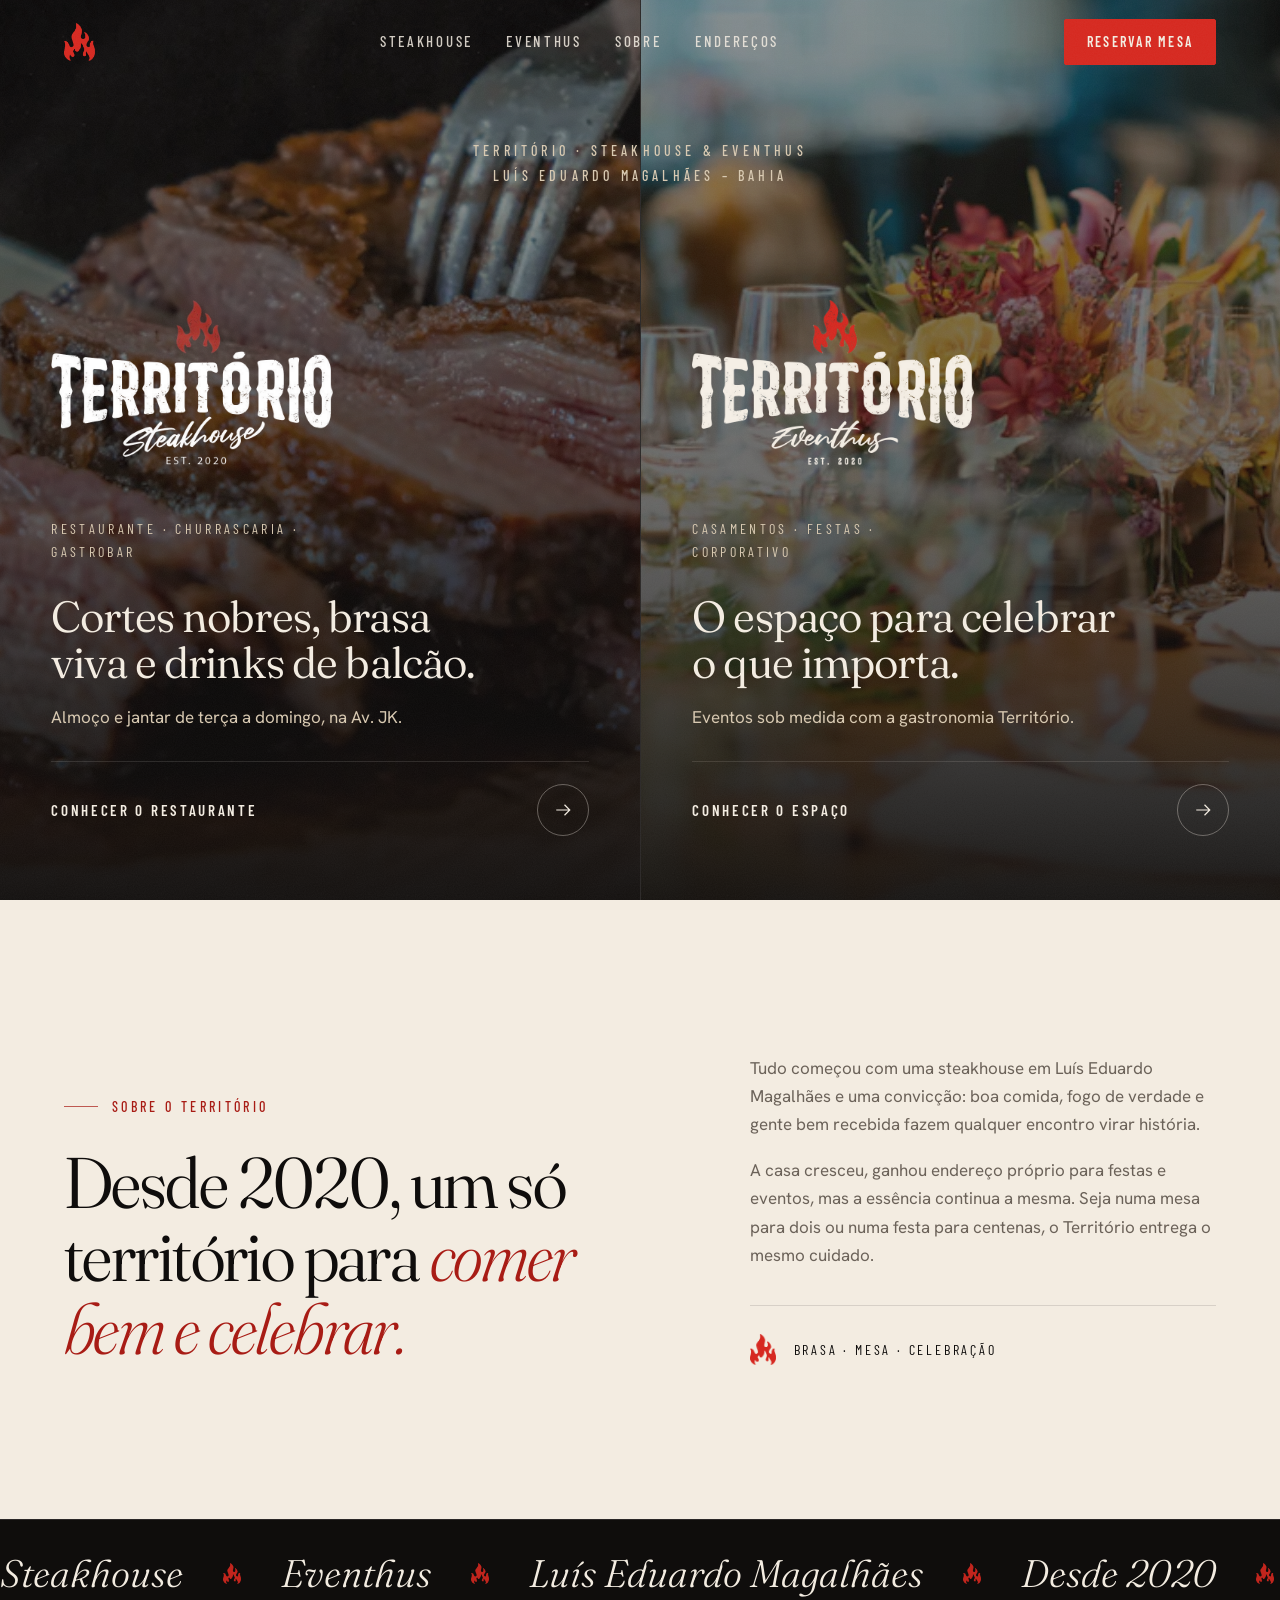
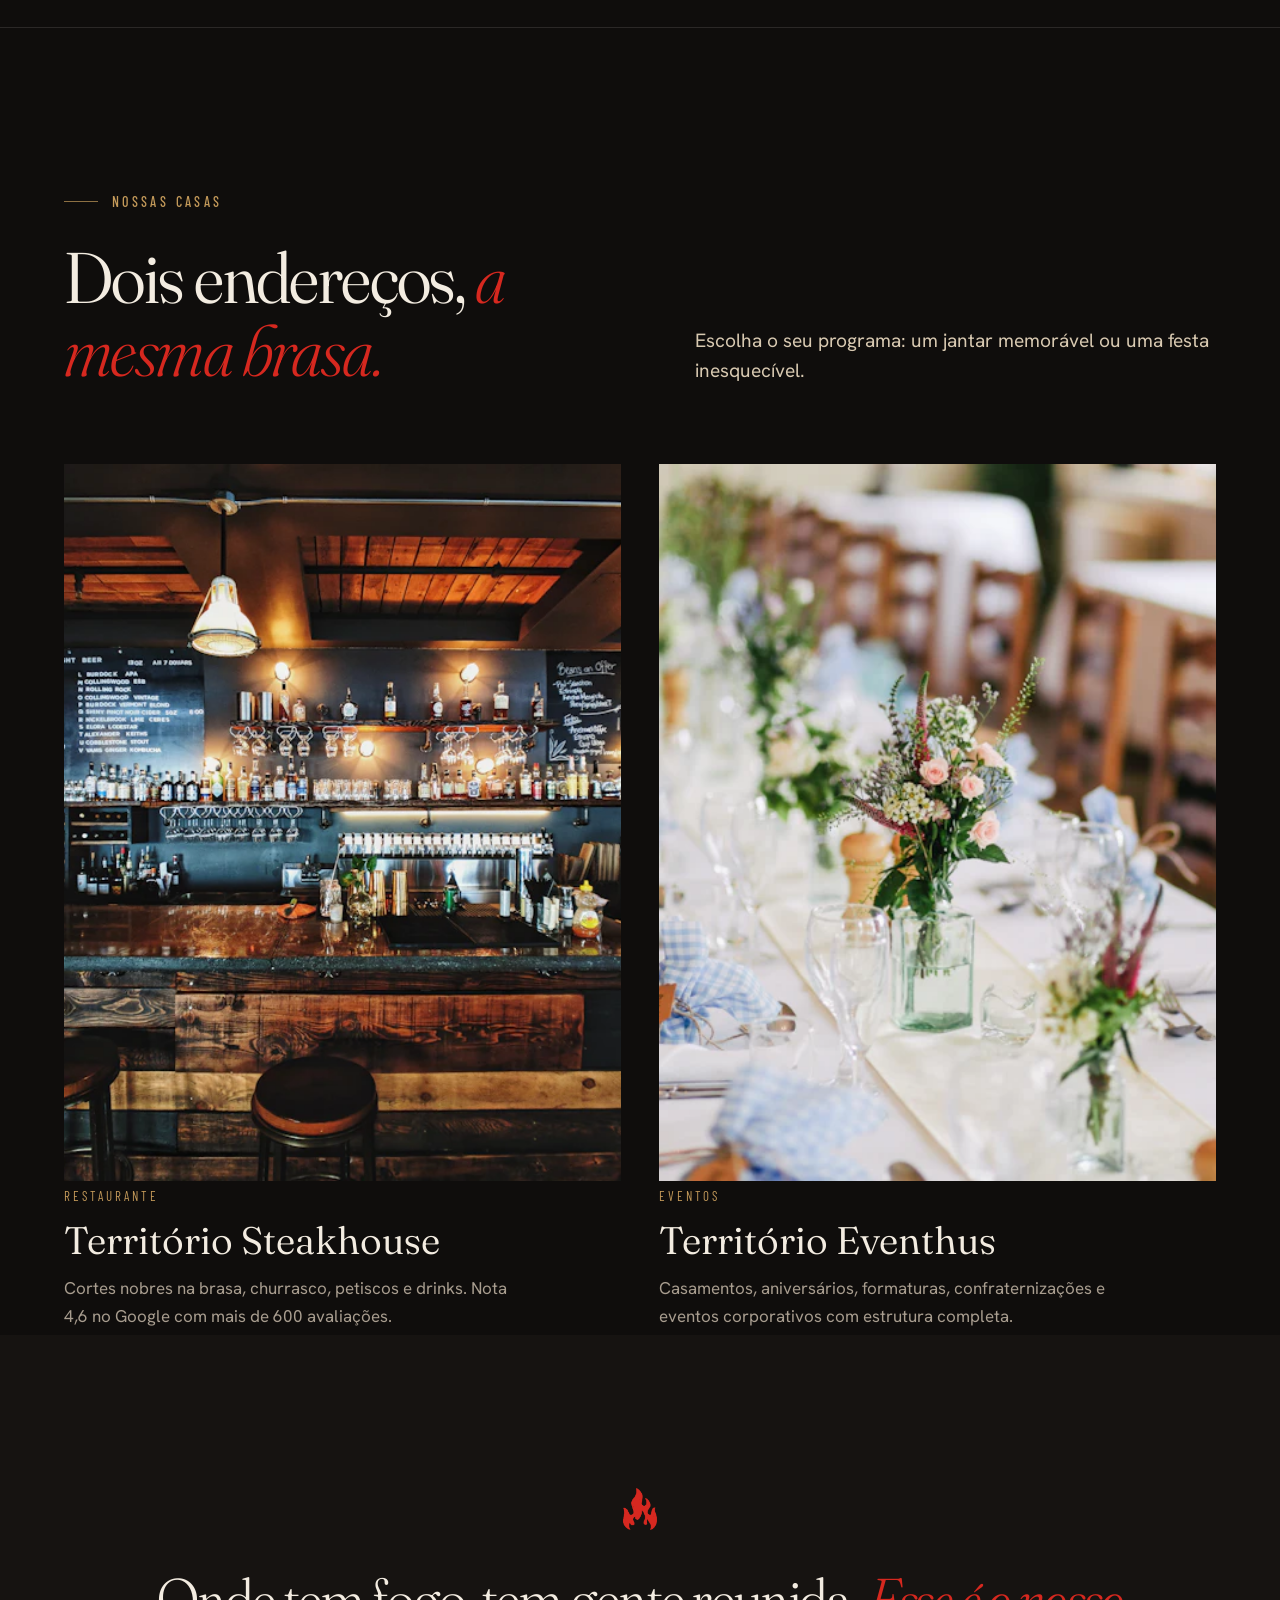
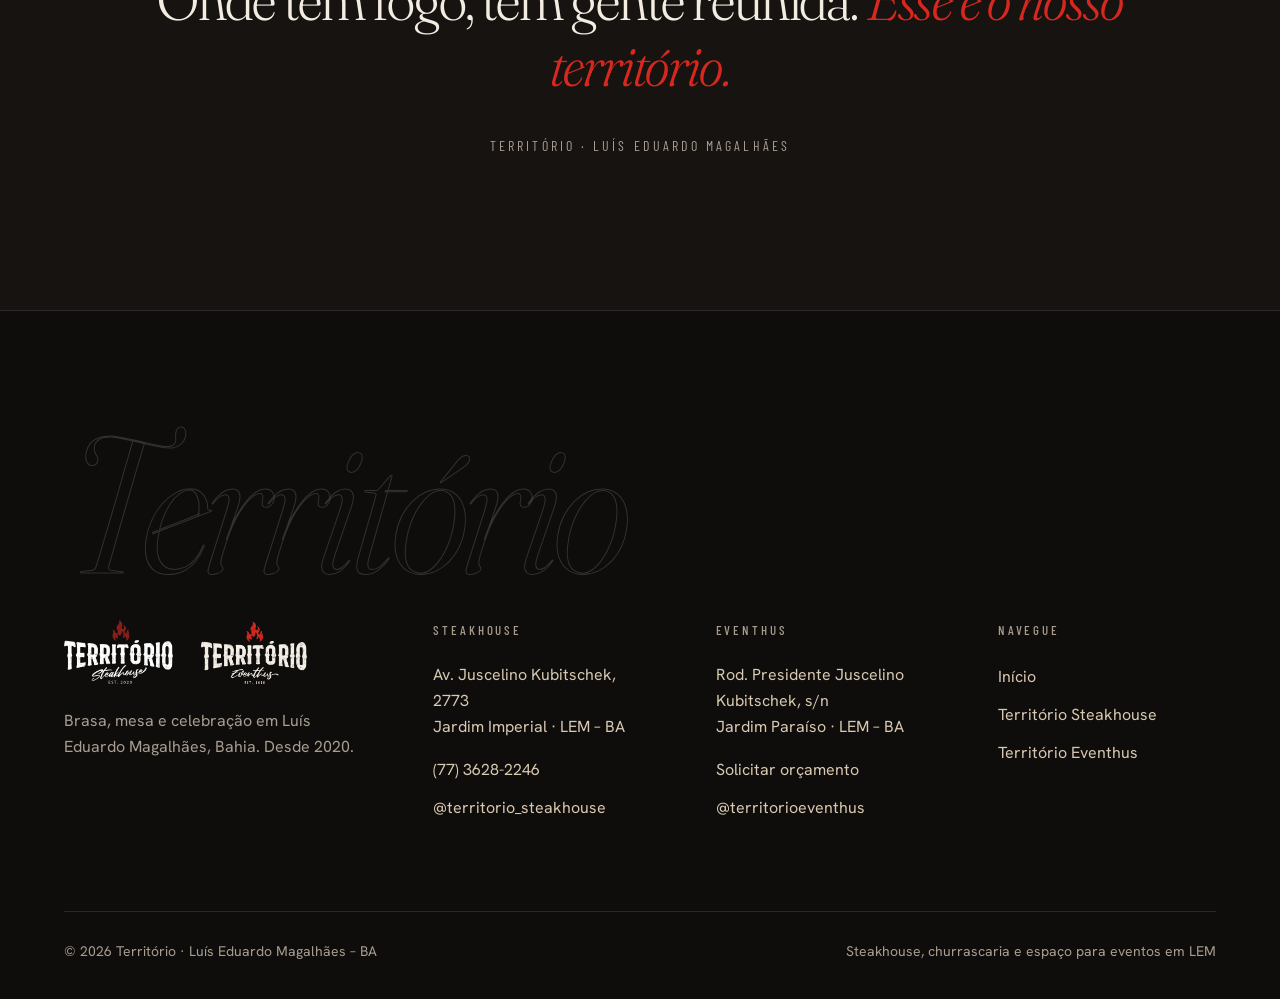
<file: index.html>
<!doctype html>
<html lang="pt-BR">
<head>
  <meta charset="utf-8">
  <meta name="viewport" content="width=device-width, initial-scale=1, viewport-fit=cover">
  <title>Território | Steakhouse e Espaço para Eventos em Luís Eduardo Magalhães – BA</title>
  <meta name="description" content="Território reúne o Território Steakhouse, restaurante, churrascaria e gastrobar, e o Território Eventhus, espaço para casamentos, festas e eventos corporativos em Luís Eduardo Magalhães (LEM), Bahia.">
  <link rel="canonical" href="https://devprodigio.github.io/territorio-lem/">
  <meta name="robots" content="index, follow, max-image-preview:large">
  <meta name="theme-color" content="#0f0d0c">

  <meta name="geo.region" content="BR-BA">
  <meta name="geo.placename" content="Luís Eduardo Magalhães">

  <meta property="og:type" content="website">
  <meta property="og:locale" content="pt_BR">
  <meta property="og:site_name" content="Território">
  <meta property="og:title" content="Território | Steakhouse & Eventhus em Luís Eduardo Magalhães">
  <meta property="og:description" content="Brasa, mesa e celebração em LEM, Bahia. Conheça o Território Steakhouse e o Território Eventhus.">
  <meta property="og:url" content="https://devprodigio.github.io/territorio-lem/">
  <meta property="og:image" content="https://devprodigio.github.io/territorio-lem/assets/og-territorio.jpg">
  <meta property="og:image:width" content="1200">
  <meta property="og:image:height" content="630">
  <meta property="og:image:alt" content="Logo do Território sobre ambiente do gastrobar">
  <meta name="twitter:card" content="summary_large_image">
  <meta name="twitter:title" content="Território | Steakhouse & Eventhus em Luís Eduardo Magalhães">
  <meta name="twitter:description" content="Brasa, mesa e celebração em LEM, Bahia.">
  <meta name="twitter:image" content="https://devprodigio.github.io/territorio-lem/assets/og-territorio.jpg">

  <link rel="icon" type="image/png" sizes="48x48" href="assets/favicon.png">
  <link rel="icon" type="image/png" sizes="512x512" href="assets/favicon-512.png">
  <link rel="apple-touch-icon" href="assets/apple-touch-icon.png">

  <link rel="preconnect" href="https://fonts.googleapis.com">
  <link rel="preconnect" href="https://fonts.gstatic.com" crossorigin>
  <link rel="stylesheet" href="https://fonts.googleapis.com/css2?family=Barlow+Condensed:wght@500;600&family=Fraunces:ital,opsz,wght,SOFT@0,9..144,300..600,0..100;1,9..144,300..600,0..100&family=Hanken+Grotesk:wght@400;500;600&display=swap">
  <link rel="preload" as="image" href="assets/img/sh-hero-800.webp">
  <link rel="stylesheet" href="assets/css/site.css">

  <script type="application/ld+json">
  {
    "@context": "https://schema.org",
    "@graph": [
      {
        "@type": "Organization",
        "@id": "https://devprodigio.github.io/territorio-lem/#organizacao",
        "name": "Território",
        "url": "https://devprodigio.github.io/territorio-lem/",
        "logo": "https://devprodigio.github.io/territorio-lem/assets/favicon-512.png",
        "foundingDate": "2020",
        "description": "Grupo de hospitalidade de Luís Eduardo Magalhães, Bahia, formado pelo Território Steakhouse e pelo Território Eventhus.",
        "address": {
          "@type": "PostalAddress",
          "addressLocality": "Luís Eduardo Magalhães",
          "addressRegion": "BA",
          "addressCountry": "BR"
        },
        "subOrganization": [
          { "@id": "https://devprodigio.github.io/territorio-lem/steakhouse.html#restaurante" },
          { "@id": "https://devprodigio.github.io/territorio-lem/eventhus.html#espaco" }
        ],
        "sameAs": [
          "https://www.instagram.com/territorio_steakhouse/",
          "https://www.instagram.com/territorioeventhus/"
        ]
      },
      {
        "@type": "WebSite",
        "@id": "https://devprodigio.github.io/territorio-lem/#site",
        "url": "https://devprodigio.github.io/territorio-lem/",
        "name": "Território",
        "inLanguage": "pt-BR",
        "publisher": { "@id": "https://devprodigio.github.io/territorio-lem/#organizacao" }
      }
    ]
  }
  </script>
</head>
<body>
  <a class="skip-link" href="#conteudo">Pular para o conteúdo</a>

  <header class="site-header">
    <div class="wrap">
      <a class="brand" href="index.html" aria-label="Território, página inicial">
        <img src="assets/flame.png" alt="Território" width="116" height="141" style="height: 38px">
      </a>
      <nav class="nav" aria-label="Principal">
        <a class="nav__link" href="steakhouse.html">Steakhouse</a>
        <a class="nav__link" href="eventhus.html">Eventhus</a>
        <a class="nav__link" href="#sobre">Sobre</a>
        <a class="nav__link" href="#enderecos">Endereços</a>
      </nav>
      <a class="btn header-cta" href="tel:+557736282246">Reservar mesa</a>
      <button class="menu-toggle" type="button" aria-expanded="false" aria-controls="menu-mobile" aria-label="Abrir menu">
        <span></span><span></span><span></span>
      </button>
    </div>
  </header>

  <div class="mobile-menu" id="menu-mobile">
    <ul class="mobile-menu__links">
      <li><a href="steakhouse.html">Steakhouse</a></li>
      <li><a href="eventhus.html">Eventhus</a></li>
      <li><a href="#sobre">Sobre</a></li>
      <li><a href="#enderecos">Endereços</a></li>
    </ul>
    <div class="mobile-menu__foot">
      <span>Luís Eduardo Magalhães – Bahia</span>
      <a class="btn" href="tel:+557736282246">Reservar mesa · (77) 3628-2246</a>
    </div>
  </div>

  <main id="conteudo">

    <section class="hub-wrap" aria-labelledby="hub-title">
      <div class="hub-title">
        <h1 id="hub-title">Território · Steakhouse &amp; Eventhus<br>Luís Eduardo Magalhães – Bahia</h1>
      </div>
      <div class="doors">
        <a class="door" href="steakhouse.html">
          <img class="door__bg" src="assets/img/sh-hero-1600.webp" srcset="assets/img/sh-hero-800.webp 800w, assets/img/sh-hero-1600.webp 1600w" sizes="(max-width: 960px) 100vw, 50vw" width="1600" height="1067" alt="Carne na brasa sendo fatiada no Território Steakhouse" fetchpriority="high">
          <img class="door__logo reveal" src="assets/logo-steakhouse.png" alt="Território Steakhouse" width="748" height="440">
          <p class="door__kicker reveal reveal-d1">Restaurante · Churrascaria · Gastrobar</p>
          <h2 class="reveal reveal-d1">Cortes nobres, brasa viva e drinks de balcão.</h2>
          <p class="reveal reveal-d2">Almoço e jantar de terça a domingo, na Av. JK.</p>
          <span class="door__cta reveal reveal-d3">
            <span>Conhecer o restaurante</span>
            <span><svg viewBox="0 0 24 24" fill="none" stroke="currentColor" stroke-width="1.6" aria-hidden="true"><path d="M3 12h17M14 5l7 7-7 7"/></svg></span>
          </span>
        </a>
        <a class="door" href="eventhus.html">
          <img class="door__bg" src="assets/img/ev-hero-1600.webp" srcset="assets/img/ev-hero-800.webp 800w, assets/img/ev-hero-1600.webp 1600w" sizes="(max-width: 960px) 100vw, 50vw" width="1600" height="1067" alt="Mesa decorada para evento no Território Eventhus">
          <img class="door__logo reveal" src="assets/logo-eventhus.png" alt="Território Eventhus" width="746" height="448">
          <p class="door__kicker reveal reveal-d1">Casamentos · Festas · Corporativo</p>
          <h2 class="reveal reveal-d1">O espaço para celebrar o que importa.</h2>
          <p class="reveal reveal-d2">Eventos sob medida com a gastronomia Território.</p>
          <span class="door__cta reveal reveal-d3">
            <span>Conhecer o espaço</span>
            <span><svg viewBox="0 0 24 24" fill="none" stroke="currentColor" stroke-width="1.6" aria-hidden="true"><path d="M3 12h17M14 5l7 7-7 7"/></svg></span>
          </span>
        </a>
      </div>
    </section>

    <section class="section section--bone" id="sobre" aria-labelledby="sobre-title">
      <div class="wrap">
        <div class="intro">
          <div>
            <p class="eyebrow reveal">Sobre o Território</p>
            <h2 class="title reveal reveal-d1" id="sobre-title">Desde 2020, um só território para <em>comer bem e celebrar.</em></h2>
          </div>
          <div class="intro__text reveal reveal-d2">
            <p>Tudo começou com uma steakhouse em Luís Eduardo Magalhães e uma convicção: boa comida, fogo de verdade e gente bem recebida fazem qualquer encontro virar história.</p>
            <p>A casa cresceu, ganhou endereço próprio para festas e eventos, mas a essência continua a mesma. Seja numa mesa para dois ou numa festa para centenas, o Território entrega o mesmo cuidado.</p>
            <div class="intro__sign">
              <img src="assets/flame.png" alt="" width="116" height="141">
              <span>Brasa · Mesa · Celebração</span>
            </div>
          </div>
        </div>
      </div>
    </section>

    <div class="ticker" aria-hidden="true">
      <div class="ticker__track">
        <span>Steakhouse <img src="assets/flame.png" alt=""> Eventhus <img src="assets/flame.png" alt=""> Luís Eduardo Magalhães <img src="assets/flame.png" alt=""> Desde 2020 <img src="assets/flame.png" alt=""> Oeste da Bahia <img src="assets/flame.png" alt=""></span>
        <span>Steakhouse <img src="assets/flame.png" alt=""> Eventhus <img src="assets/flame.png" alt=""> Luís Eduardo Magalhães <img src="assets/flame.png" alt=""> Desde 2020 <img src="assets/flame.png" alt=""> Oeste da Bahia <img src="assets/flame.png" alt=""></span>
      </div>
    </div>

    <section class="section" id="enderecos" aria-labelledby="casas-title">
      <div class="wrap">
        <div class="section-head">
          <div>
            <p class="eyebrow reveal">Nossas casas</p>
            <h2 class="title reveal reveal-d1" id="casas-title">Dois endereços, <em>a mesma brasa.</em></h2>
          </div>
          <p class="lead reveal reveal-d2">Escolha o seu programa: um jantar memorável ou uma festa inesquecível.</p>
        </div>

        <div class="houses">
          <article class="house reveal">
            <a class="frame" href="steakhouse.html" aria-label="Ver página do Território Steakhouse">
              <img src="assets/img/sh-bar-1600.webp" srcset="assets/img/sh-bar-800.webp 800w, assets/img/sh-bar-1600.webp 1600w" sizes="(max-width: 960px) 100vw, 50vw" width="1600" height="1067" alt="Gastrobar do Território Steakhouse com balcão de madeira" loading="lazy" decoding="async">
            </a>
            <span class="dish__tag">Restaurante</span>
            <h3>Território Steakhouse</h3>
            <p>Cortes nobres na brasa, churrasco, petiscos e drinks. Nota 4,6 no Google com mais de 600 avaliações.</p>
            <address>Av. Juscelino Kubitschek, 2773 · Jardim Imperial<br>Terça a domingo · (77) 3628-2246</address>
            <div class="btn-row">
              <a class="btn" href="steakhouse.html">Ver restaurante</a>
              <a class="btn btn--ghost" href="https://share.google/2oU6bVVFFI4jbxNlb" target="_blank" rel="noopener">Como chegar</a>
            </div>
          </article>
          <article class="house reveal reveal-d1">
            <a class="frame" href="eventhus.html" aria-label="Ver página do Território Eventhus">
              <img src="assets/img/ev-casamento-1600.webp" srcset="assets/img/ev-casamento-800.webp 800w, assets/img/ev-casamento-1600.webp 1600w" sizes="(max-width: 960px) 100vw, 50vw" width="1600" height="1067" alt="Mesa posta para casamento no Território Eventhus" loading="lazy" decoding="async">
            </a>
            <span class="dish__tag">Eventos</span>
            <h3>Território Eventhus</h3>
            <p>Casamentos, aniversários, formaturas, confraternizações e eventos corporativos com estrutura completa.</p>
            <address>Rod. Presidente Juscelino Kubitschek, s/n · Jardim Paraíso<br>Atendimento com hora marcada</address>
            <div class="btn-row">
              <a class="btn" href="eventhus.html">Ver espaço</a>
              <a class="btn btn--ghost" href="https://share.google/JkZ0GBym8jqFX5GLi" target="_blank" rel="noopener">Como chegar</a>
            </div>
          </article>
        </div>
      </div>
    </section>

    <section class="section section--coal" aria-label="Nossa filosofia">
      <div class="wrap">
        <figure class="quote reveal">
          <img src="assets/flame.png" alt="" width="116" height="141">
          <blockquote>Onde tem fogo, tem gente reunida. <em>Esse é o nosso território.</em></blockquote>
          <figcaption>Território · Luís Eduardo Magalhães</figcaption>
        </figure>
      </div>
    </section>
  </main>

  <footer class="site-footer">
    <div class="wrap">
      <p class="footer-word" aria-hidden="true">Território</p>
      <div class="footer-top">
        <div class="footer-brand">
          <div class="footer-logos">
            <img src="assets/logo-steakhouse.png" alt="Território Steakhouse" width="748" height="440" loading="lazy">
            <img src="assets/logo-eventhus.png" alt="Território Eventhus" width="746" height="448" loading="lazy">
          </div>
          <p>Brasa, mesa e celebração em Luís Eduardo Magalhães, Bahia. Desde 2020.</p>
        </div>
        <div>
          <h4>Steakhouse</h4>
          <address>Av. Juscelino Kubitschek, 2773<br>Jardim Imperial · LEM – BA</address>
          <ul style="margin-top: 14px">
            <li><a href="tel:+557736282246">(77) 3628-2246</a></li>
            <li><a href="https://www.instagram.com/territorio_steakhouse/" target="_blank" rel="noopener">@territorio_steakhouse</a></li>
          </ul>
        </div>
        <div>
          <h4>Eventhus</h4>
          <address>Rod. Presidente Juscelino Kubitschek, s/n<br>Jardim Paraíso · LEM – BA</address>
          <ul style="margin-top: 14px">
            <li><a href="eventhus.html#orcamento">Solicitar orçamento</a></li>
            <li><a href="https://www.instagram.com/territorioeventhus/" target="_blank" rel="noopener">@territorioeventhus</a></li>
          </ul>
        </div>
        <div>
          <h4>Navegue</h4>
          <ul>
            <li><a href="index.html">Início</a></li>
            <li><a href="steakhouse.html">Território Steakhouse</a></li>
            <li><a href="eventhus.html">Território Eventhus</a></li>
          </ul>
        </div>
      </div>
      <div class="footer-bottom">
        <span>© <span data-year>2026</span> Território · Luís Eduardo Magalhães – BA</span>
        <span>Steakhouse, churrascaria e espaço para eventos em LEM</span>
      </div>
    </div>
  </footer>

  <script src="assets/js/site.js" defer></script>
</body>
</html>
</file>
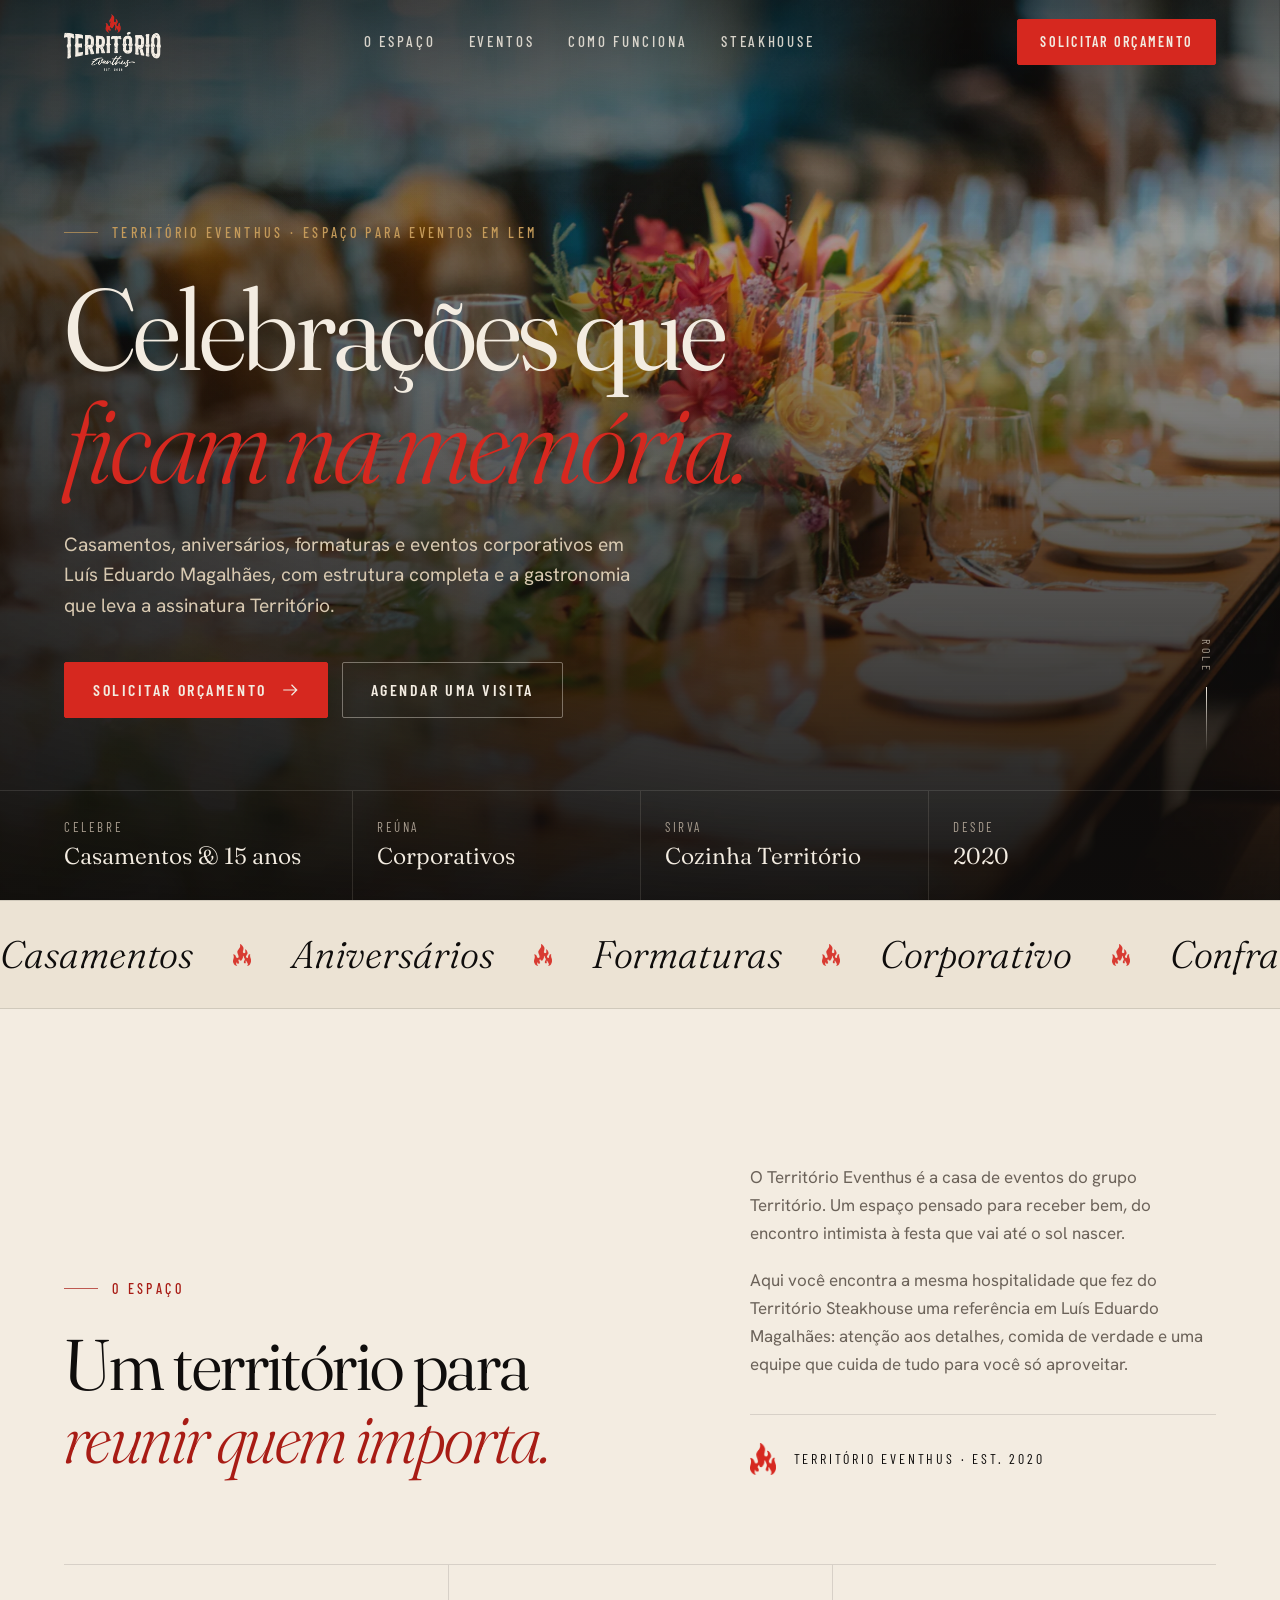
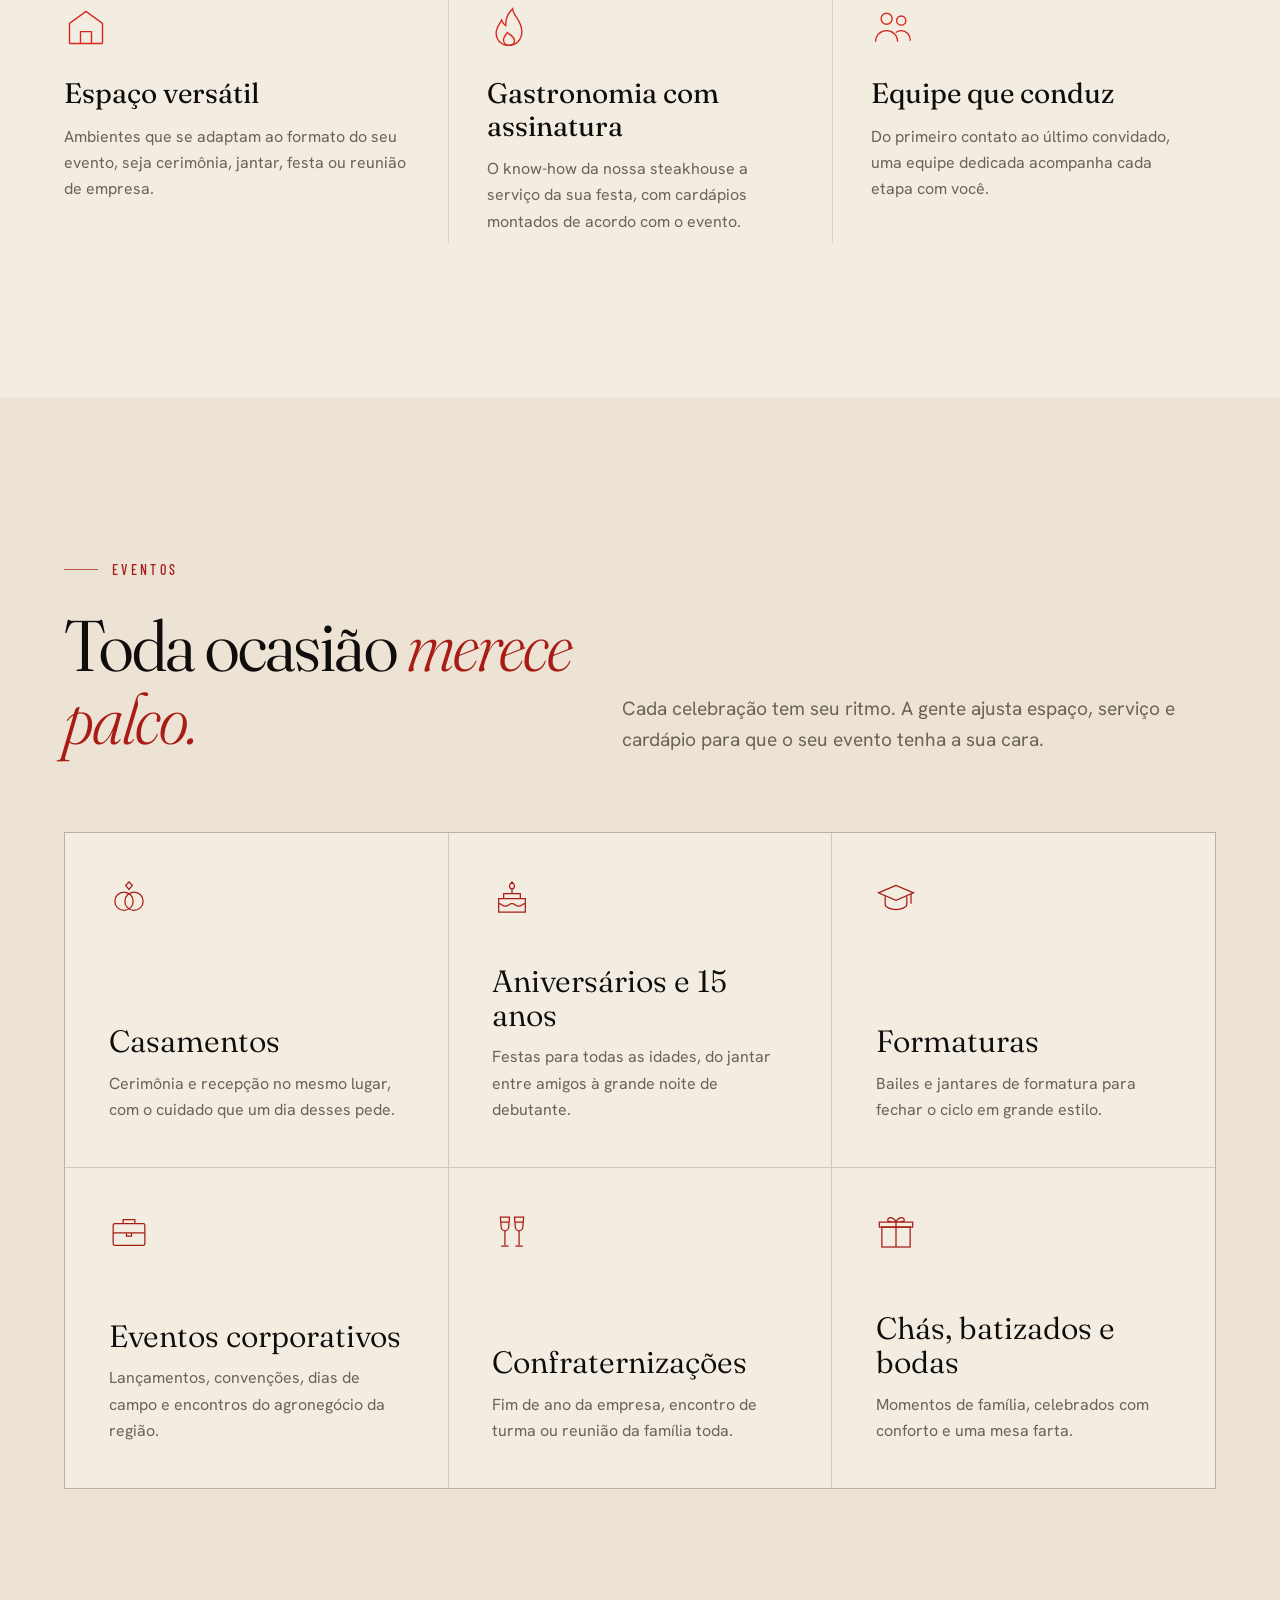
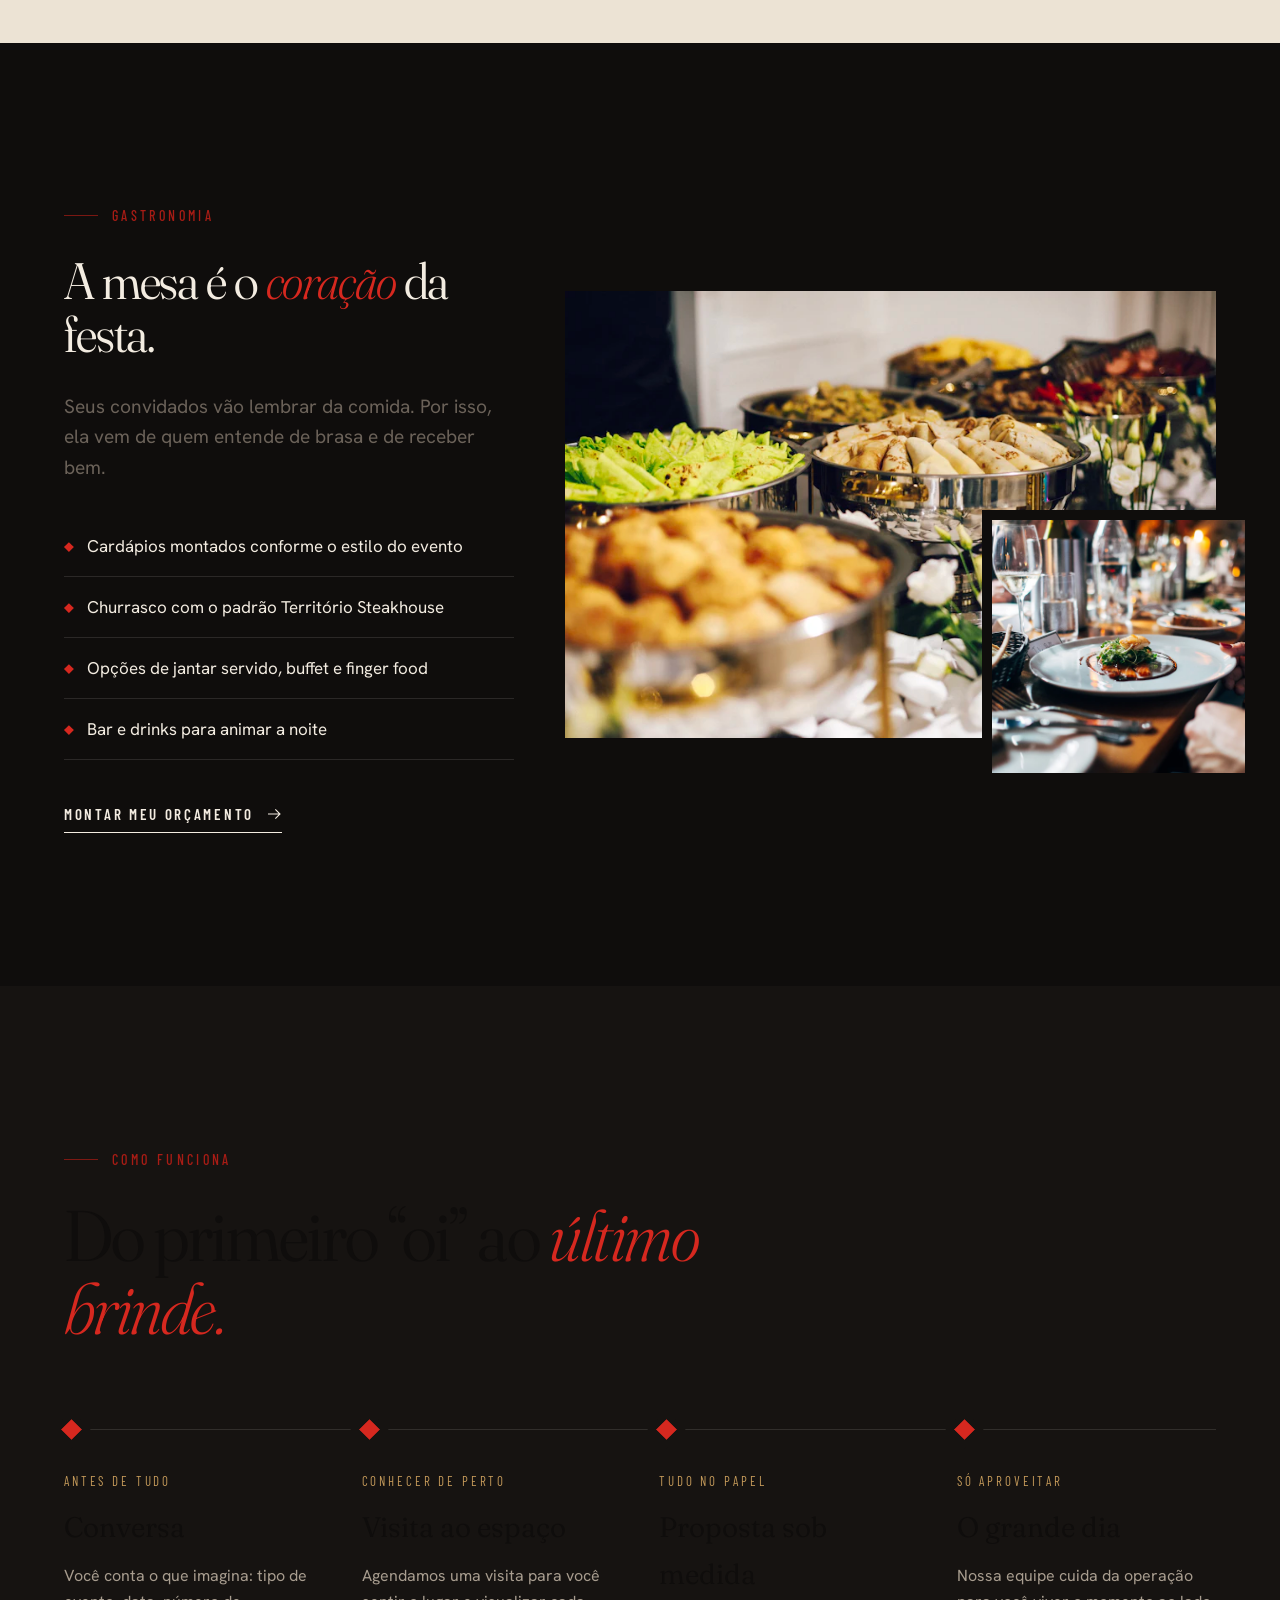
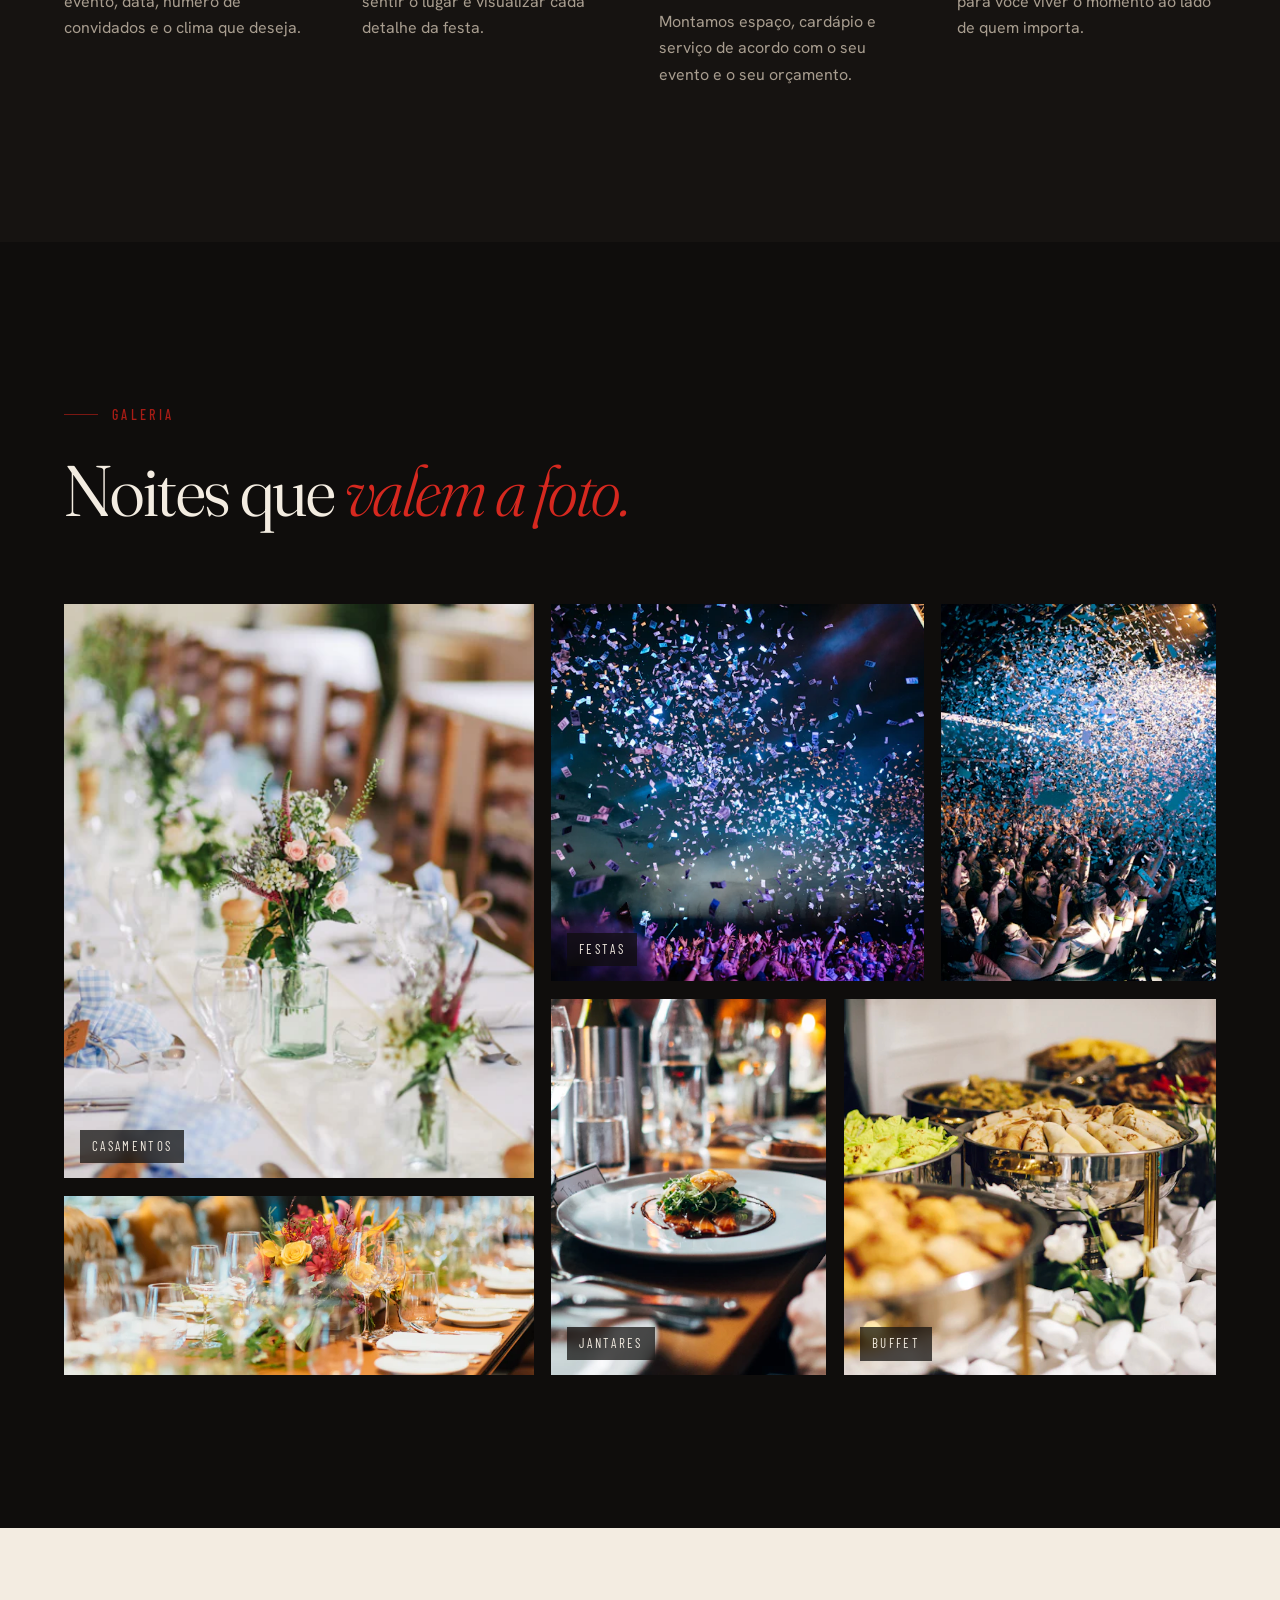
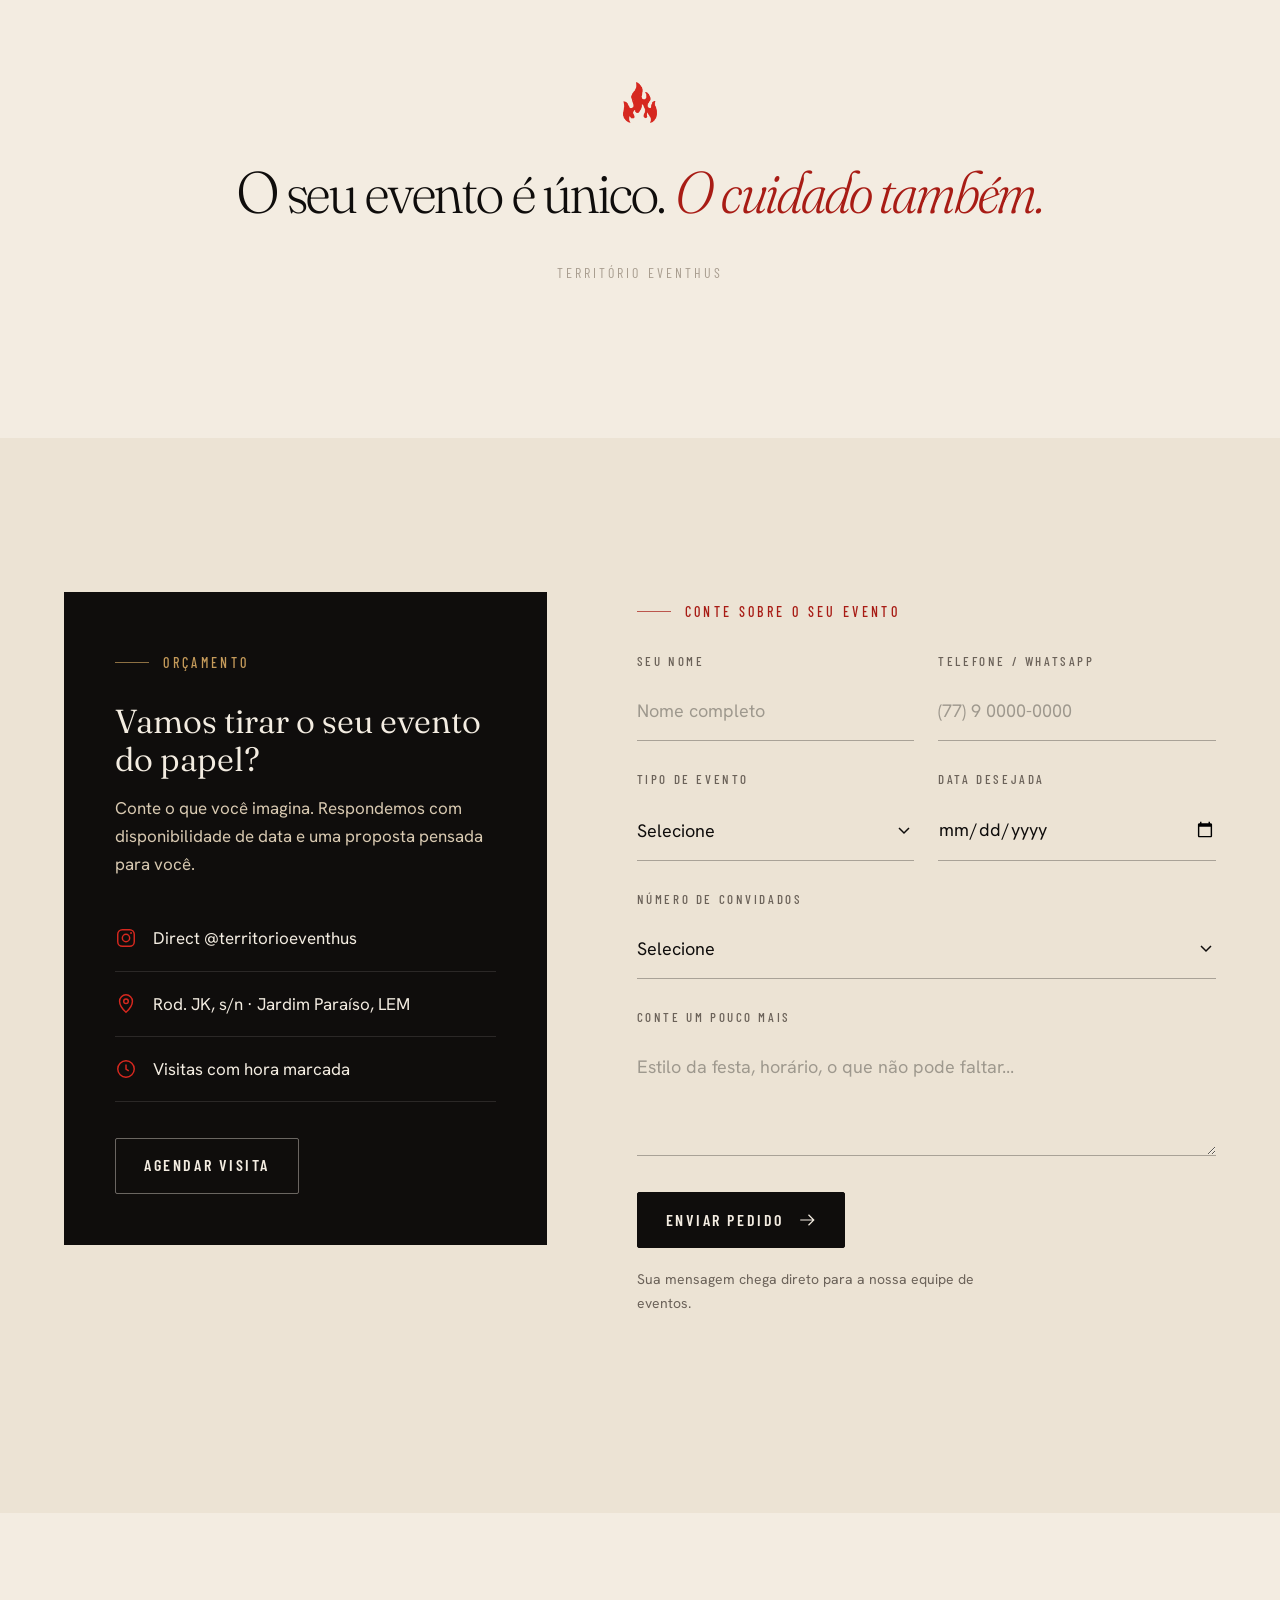
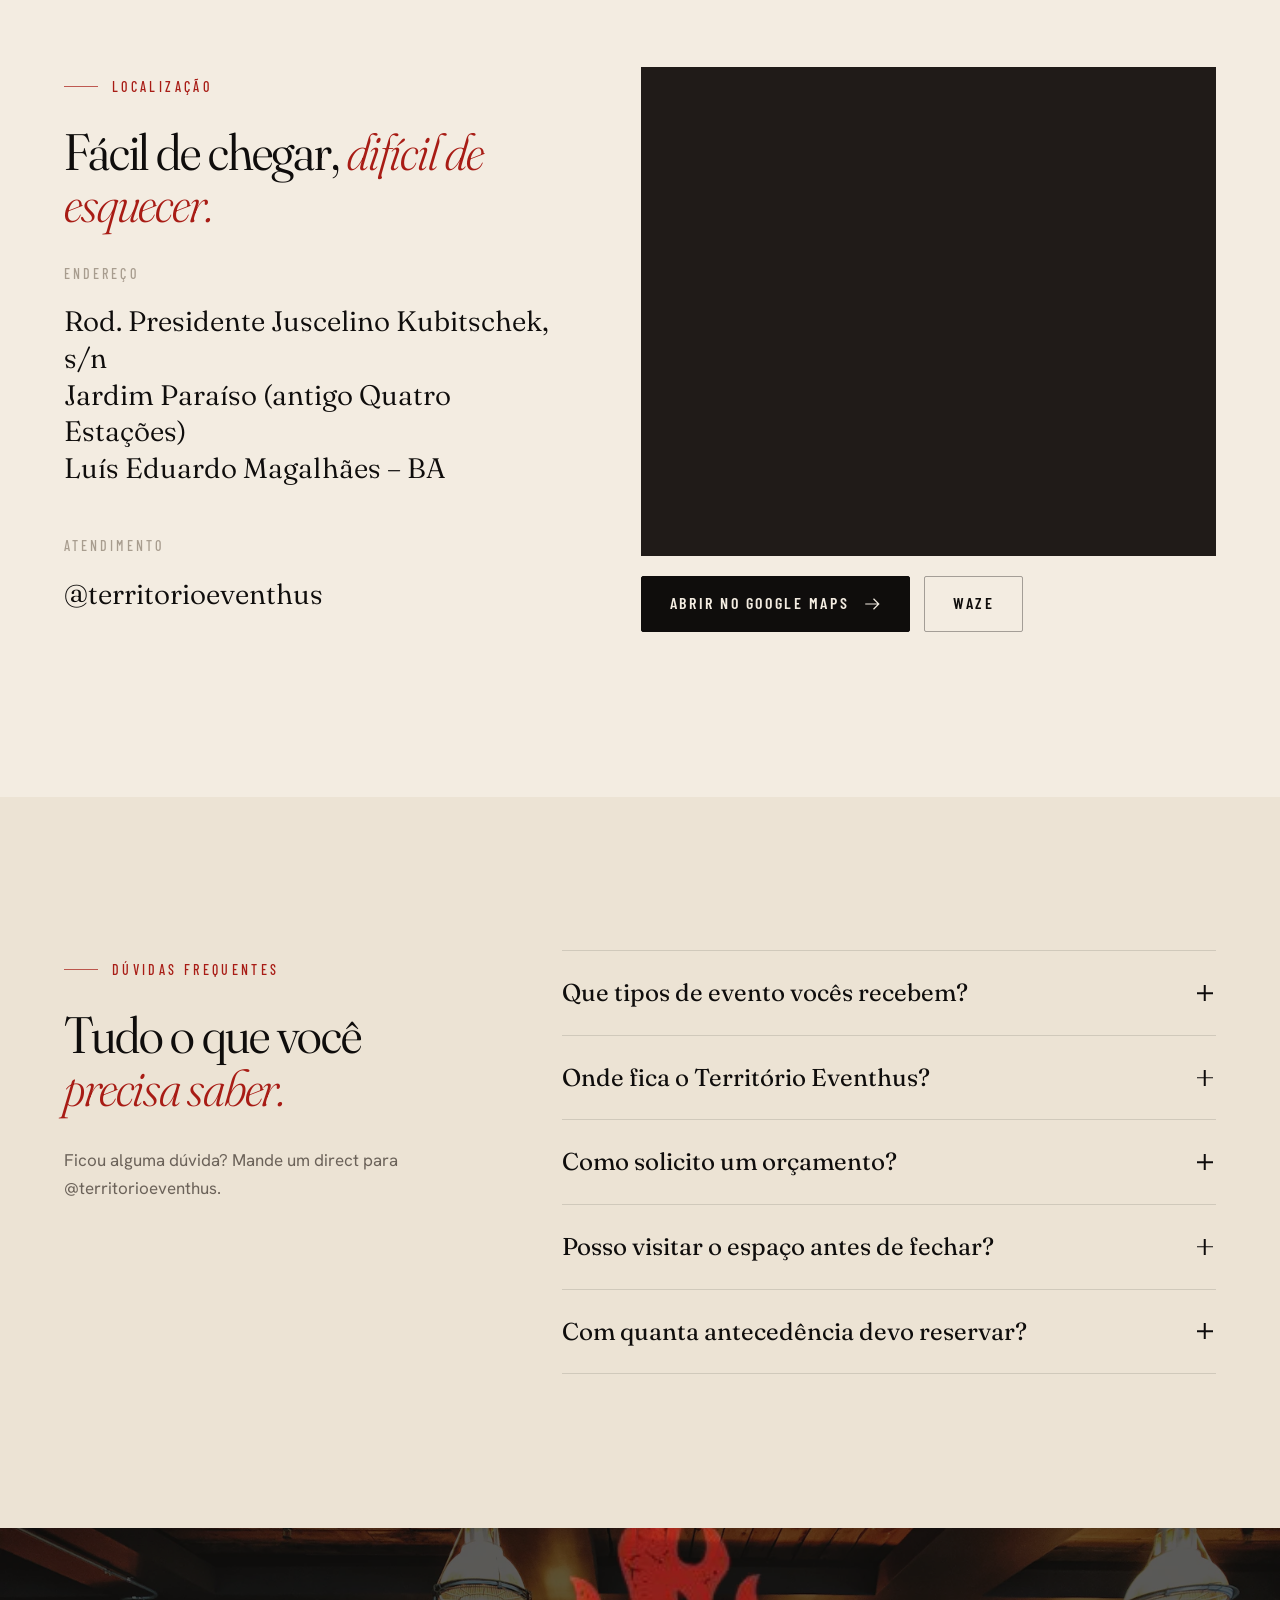
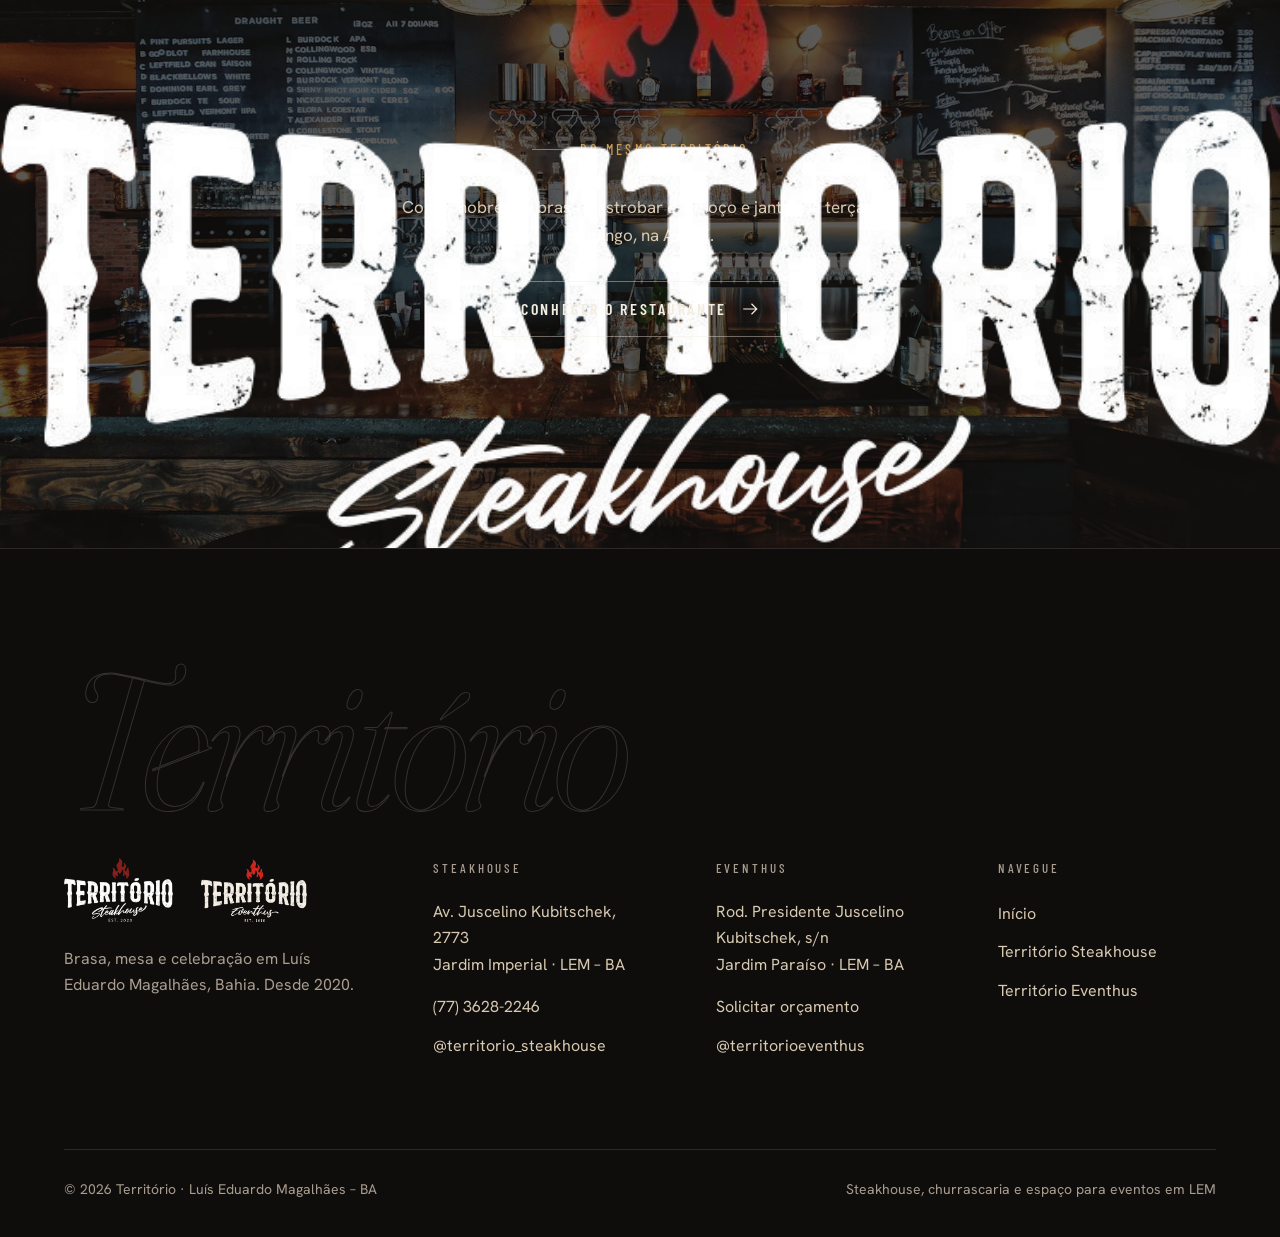
<file: eventhus.html>
<!doctype html>
<html lang="pt-BR">
<head>
  <meta charset="utf-8">
  <meta name="viewport" content="width=device-width, initial-scale=1, viewport-fit=cover">
  <title>Território Eventhus | Espaço para Eventos e Casamentos em Luís Eduardo Magalhães – BA</title>
  <meta name="description" content="Território Eventhus: espaço para casamentos, aniversários, 15 anos, formaturas e eventos corporativos em Luís Eduardo Magalhães (LEM), Bahia. Gastronomia com a assinatura Território. Solicite seu orçamento.">
  <link rel="canonical" href="https://devprodigio.github.io/territorio-lem/eventhus.html">
  <meta name="robots" content="index, follow, max-image-preview:large">
  <meta name="theme-color" content="#0f0d0c">

  <meta name="geo.region" content="BR-BA">
  <meta name="geo.placename" content="Luís Eduardo Magalhães">

  <meta property="og:type" content="website">
  <meta property="og:locale" content="pt_BR">
  <meta property="og:site_name" content="Território">
  <meta property="og:title" content="Território Eventhus | Espaço para eventos em LEM – BA">
  <meta property="og:description" content="Casamentos, aniversários, formaturas e eventos corporativos em Luís Eduardo Magalhães. Solicite seu orçamento.">
  <meta property="og:url" content="https://devprodigio.github.io/territorio-lem/eventhus.html">
  <meta property="og:image" content="https://devprodigio.github.io/territorio-lem/assets/og-eventhus.jpg">
  <meta property="og:image:width" content="1200">
  <meta property="og:image:height" content="630">
  <meta property="og:image:alt" content="Logo do Território Eventhus sobre mesa posta para evento">
  <meta name="twitter:card" content="summary_large_image">
  <meta name="twitter:title" content="Território Eventhus | Espaço para eventos em LEM – BA">
  <meta name="twitter:description" content="Casamentos, aniversários, formaturas e eventos corporativos em Luís Eduardo Magalhães.">
  <meta name="twitter:image" content="https://devprodigio.github.io/territorio-lem/assets/og-eventhus.jpg">

  <link rel="icon" type="image/png" sizes="48x48" href="assets/favicon.png">
  <link rel="icon" type="image/png" sizes="512x512" href="assets/favicon-512.png">
  <link rel="apple-touch-icon" href="assets/apple-touch-icon.png">

  <link rel="preconnect" href="https://fonts.googleapis.com">
  <link rel="preconnect" href="https://fonts.gstatic.com" crossorigin>
  <link rel="stylesheet" href="https://fonts.googleapis.com/css2?family=Barlow+Condensed:wght@500;600&family=Fraunces:ital,opsz,wght,SOFT@0,9..144,300..600,0..100;1,9..144,300..600,0..100&family=Hanken+Grotesk:wght@400;500;600&display=swap">
  <link rel="preload" as="image" href="assets/img/ev-hero-1600.webp" imagesrcset="assets/img/ev-hero-800.webp 800w, assets/img/ev-hero-1600.webp 1600w" imagesizes="100vw">
  <link rel="stylesheet" href="assets/css/site.css">

  <script type="application/ld+json">
  {
    "@context": "https://schema.org",
    "@graph": [
      {
        "@type": ["EventVenue", "LocalBusiness"],
        "@id": "https://devprodigio.github.io/territorio-lem/eventhus.html#espaco",
        "name": "Território Eventhus",
        "description": "Espaço para eventos em Luís Eduardo Magalhães, Bahia: casamentos, aniversários, 15 anos, formaturas, confraternizações e eventos corporativos.",
        "url": "https://devprodigio.github.io/territorio-lem/eventhus.html",
        "image": [
          "https://devprodigio.github.io/territorio-lem/assets/og-eventhus.jpg",
          "https://devprodigio.github.io/territorio-lem/assets/img/ev-hero-1600.webp"
        ],
        "logo": "https://devprodigio.github.io/territorio-lem/assets/logo-eventhus.png",
        "foundingDate": "2020",
        "address": {
          "@type": "PostalAddress",
          "streetAddress": "Rodovia Presidente Juscelino Kubitschek, s/n - Jardim Paraíso",
          "addressLocality": "Luís Eduardo Magalhães",
          "addressRegion": "BA",
          "postalCode": "47850-000",
          "addressCountry": "BR"
        },
        "hasMap": "https://share.google/JkZ0GBym8jqFX5GLi",
        "areaServed": ["Luís Eduardo Magalhães", "Barreiras", "Oeste da Bahia"],
        "sameAs": ["https://www.instagram.com/territorioeventhus/"],
        "parentOrganization": { "@id": "https://devprodigio.github.io/territorio-lem/#organizacao" }
      },
      {
        "@type": "BreadcrumbList",
        "itemListElement": [
          { "@type": "ListItem", "position": 1, "name": "Território", "item": "https://devprodigio.github.io/territorio-lem/" },
          { "@type": "ListItem", "position": 2, "name": "Eventhus", "item": "https://devprodigio.github.io/territorio-lem/eventhus.html" }
        ]
      },
      {
        "@type": "FAQPage",
        "mainEntity": [
          { "@type": "Question", "name": "Que tipos de evento o Território Eventhus recebe?", "acceptedAnswer": { "@type": "Answer", "text": "Casamentos, aniversários e festas de 15 anos, formaturas, eventos corporativos, confraternizações de fim de ano, chás, batizados e bodas." } },
          { "@type": "Question", "name": "Onde fica o Território Eventhus?", "acceptedAnswer": { "@type": "Answer", "text": "Na Rodovia Presidente Juscelino Kubitschek, s/n, Jardim Paraíso (antigo Quatro Estações), em Luís Eduardo Magalhães, Bahia." } },
          { "@type": "Question", "name": "Como solicitar um orçamento?", "acceptedAnswer": { "@type": "Answer", "text": "Preencha o formulário desta página ou envie uma mensagem para @territorioeventhus no Instagram com o tipo de evento, a data e o número de convidados." } },
          { "@type": "Question", "name": "Posso visitar o espaço antes de fechar?", "acceptedAnswer": { "@type": "Answer", "text": "Sim. Agende uma visita com a nossa equipe para conhecer o espaço pessoalmente e tirar todas as dúvidas." } },
          { "@type": "Question", "name": "Com quanto tempo de antecedência devo reservar a data?", "acceptedAnswer": { "@type": "Answer", "text": "Para casamentos e formaturas recomendamos reservar com vários meses de antecedência, principalmente para sábados e datas de alta temporada. Para eventos menores, consulte a disponibilidade." } }
        ]
      }
    ]
  }
  </script>
</head>
<body class="theme-light">
  <a class="skip-link" href="#conteudo">Pular para o conteúdo</a>

  <header class="site-header">
    <div class="wrap">
      <a class="brand" href="index.html" aria-label="Território, página inicial">
        <img src="assets/logo-eventhus.png" alt="Território Eventhus" width="746" height="448">
      </a>
      <nav class="nav" aria-label="Principal">
        <a class="nav__link" href="#o-espaco">O espaço</a>
        <a class="nav__link" href="#eventos">Eventos</a>
        <a class="nav__link" href="#como-funciona">Como funciona</a>
        <a class="nav__link" href="steakhouse.html">Steakhouse</a>
      </nav>
      <a class="btn header-cta" href="#orcamento">Solicitar orçamento</a>
      <button class="menu-toggle" type="button" aria-expanded="false" aria-controls="menu-mobile" aria-label="Abrir menu">
        <span></span><span></span><span></span>
      </button>
    </div>
  </header>

  <div class="mobile-menu" id="menu-mobile">
    <ul class="mobile-menu__links">
      <li><a href="#o-espaco">O espaço</a></li>
      <li><a href="#eventos">Eventos</a></li>
      <li><a href="#como-funciona">Como funciona</a></li>
      <li><a href="steakhouse.html">Steakhouse</a></li>
    </ul>
    <div class="mobile-menu__foot">
      <address>Rod. Presidente Juscelino Kubitschek, s/n<br>Jardim Paraíso · Luís Eduardo Magalhães – BA</address>
      <a class="btn" href="#orcamento">Solicitar orçamento</a>
    </div>
  </div>

  <main id="conteudo">

    <section class="hero hero--soft" aria-labelledby="hero-title">
      <div class="hero__media">
        <img src="assets/img/ev-hero-1600.webp" srcset="assets/img/ev-hero-800.webp 800w, assets/img/ev-hero-1600.webp 1600w" sizes="100vw" width="1600" height="1067" alt="Mesa longa decorada com flores e taças para recepção de evento no Território Eventhus" fetchpriority="high">
      </div>
      <div class="hero__content wrap">
        <h1 class="eyebrow reveal" id="hero-title">Território Eventhus · Espaço para eventos em LEM</h1>
        <p class="display hero__title reveal reveal-d1">Celebrações que <em>ficam na memória.</em></p>
        <p class="lead hero__lead reveal reveal-d2">Casamentos, aniversários, formaturas e eventos corporativos em Luís Eduardo Magalhães, com estrutura completa e a gastronomia que leva a assinatura Território.</p>
        <div class="btn-row reveal reveal-d3">
          <a class="btn" href="#orcamento">
            Solicitar orçamento
            <svg viewBox="0 0 24 24" fill="none" stroke="currentColor" stroke-width="1.6" aria-hidden="true"><path d="M3 12h17M14 5l7 7-7 7"/></svg>
          </a>
          <a class="btn btn--ghost" href="https://ig.me/m/territorioeventhus" target="_blank" rel="noopener">Agendar uma visita</a>
        </div>
      </div>
      <div class="hero__facts">
        <div class="wrap">
          <span class="scroll-cue" aria-hidden="true">Role</span>
          <div class="fact">
            <span class="fact__label">Celebre</span>
            <span class="fact__value">Casamentos &amp; 15 anos</span>
          </div>
          <div class="fact">
            <span class="fact__label">Reúna</span>
            <span class="fact__value">Corporativos</span>
          </div>
          <div class="fact">
            <span class="fact__label">Sirva</span>
            <span class="fact__value">Cozinha Território</span>
          </div>
          <div class="fact">
            <span class="fact__label">Desde</span>
            <span class="fact__value">2020</span>
          </div>
        </div>
      </div>
    </section>

    <div class="ticker ticker--light" aria-hidden="true">
      <div class="ticker__track">
        <span>Casamentos <img src="assets/flame.png" alt=""> Aniversários <img src="assets/flame.png" alt=""> Formaturas <img src="assets/flame.png" alt=""> Corporativo <img src="assets/flame.png" alt=""> Confraternizações <img src="assets/flame.png" alt=""> Bodas <img src="assets/flame.png" alt=""></span>
        <span>Casamentos <img src="assets/flame.png" alt=""> Aniversários <img src="assets/flame.png" alt=""> Formaturas <img src="assets/flame.png" alt=""> Corporativo <img src="assets/flame.png" alt=""> Confraternizações <img src="assets/flame.png" alt=""> Bodas <img src="assets/flame.png" alt=""></span>
      </div>
    </div>

    <section class="section section--bone" id="o-espaco" aria-labelledby="espaco-title">
      <div class="wrap">
        <div class="intro">
          <div>
            <p class="eyebrow reveal">O espaço</p>
            <h2 class="title reveal reveal-d1" id="espaco-title">Um território para <em>reunir quem importa.</em></h2>
          </div>
          <div class="intro__text reveal reveal-d2">
            <p>O Território Eventhus é a casa de eventos do grupo Território. Um espaço pensado para receber bem, do encontro intimista à festa que vai até o sol nascer.</p>
            <p>Aqui você encontra a mesma hospitalidade que fez do Território Steakhouse uma referência em Luís Eduardo Magalhães: atenção aos detalhes, comida de verdade e uma equipe que cuida de tudo para você só aproveitar.</p>
            <div class="intro__sign">
              <img src="assets/flame.png" alt="" width="116" height="141">
              <span>Território Eventhus · Est. 2020</span>
            </div>
          </div>
        </div>

        <div class="pillars">
          <article class="pillar reveal">
            <svg class="pillar__icon" viewBox="0 0 48 48" fill="none" stroke="currentColor" stroke-width="1.5" aria-hidden="true"><path d="M6 42V20L24 7l18 13v22"/><path d="M6 42h36M18 42V29h12v13"/></svg>
            <h3>Espaço versátil</h3>
            <p>Ambientes que se adaptam ao formato do seu evento, seja cerimônia, jantar, festa ou reunião de empresa.</p>
          </article>
          <article class="pillar reveal reveal-d1">
            <svg class="pillar__icon" viewBox="0 0 48 48" fill="none" stroke="currentColor" stroke-width="1.5" aria-hidden="true"><path d="M24 44c-8 0-14-5.5-14-13.5 0-6 4-10 6-14 1 3 2.5 5 4.5 6C20 15 23 9 28 4c0 7 10 12.5 10 25 0 9-6 15-14 15z"/><path d="M24 44c-3.5 0-6-2.6-6-6 0-3.6 3-5.6 4-8 2.5 2 8 4.4 8 8.5 0 3.2-2.6 5.5-6 5.5z"/></svg>
            <h3>Gastronomia com assinatura</h3>
            <p>O know-how da nossa steakhouse a serviço da sua festa, com cardápios montados de acordo com o evento.</p>
          </article>
          <article class="pillar reveal reveal-d2">
            <svg class="pillar__icon" viewBox="0 0 48 48" fill="none" stroke="currentColor" stroke-width="1.5" aria-hidden="true"><circle cx="17" cy="15" r="6"/><circle cx="33" cy="17" r="5"/><path d="M5 40c0-7 5.5-12 12-12s12 5 12 12M27 30c1.8-1.3 3.8-2 6-2 5.5 0 10 4.5 10 11"/></svg>
            <h3>Equipe que conduz</h3>
            <p>Do primeiro contato ao último convidado, uma equipe dedicada acompanha cada etapa com você.</p>
          </article>
        </div>
      </div>
    </section>

    <section class="section section--linen" id="eventos" aria-labelledby="eventos-title">
      <div class="wrap">
        <div class="section-head">
          <div>
            <p class="eyebrow reveal">Eventos</p>
            <h2 class="title reveal reveal-d1" id="eventos-title">Toda ocasião <em>merece palco.</em></h2>
          </div>
          <p class="lead reveal reveal-d2">Cada celebração tem seu ritmo. A gente ajusta espaço, serviço e cardápio para que o seu evento tenha a sua cara.</p>
        </div>

        <div class="occasions">
          <article class="occasion reveal">
            <svg viewBox="0 0 48 48" fill="none" stroke="currentColor" stroke-width="1.5" aria-hidden="true"><circle cx="18" cy="29" r="11"/><circle cx="30" cy="29" r="11"/><path d="M20 10l4-4 4 4-4 5z"/></svg>
            <h3>Casamentos</h3>
            <p>Cerimônia e recepção no mesmo lugar, com o cuidado que um dia desses pede.</p>
          </article>
          <article class="occasion reveal reveal-d1">
            <svg viewBox="0 0 48 48" fill="none" stroke="currentColor" stroke-width="1.5" aria-hidden="true"><path d="M8 42h32V26H8zM8 32c4 0 4 3 8 3s4-3 8-3 4 3 8 3 4-3 8-3M14 26v-6h20v6M24 20v-6"/><path d="M24 14c-2 0-3-1.5-3-3 0-2 3-5 3-5s3 3 3 5c0 1.5-1 3-3 3z"/></svg>
            <h3>Aniversários e 15 anos</h3>
            <p>Festas para todas as idades, do jantar entre amigos à grande noite de debutante.</p>
          </article>
          <article class="occasion reveal reveal-d2">
            <svg viewBox="0 0 48 48" fill="none" stroke="currentColor" stroke-width="1.5" aria-hidden="true"><path d="M24 10L3 19l21 9 21-9z"/><path d="M11 23v10c0 3 6 6 13 6s13-3 13-6V23M42 20v12"/></svg>
            <h3>Formaturas</h3>
            <p>Bailes e jantares de formatura para fechar o ciclo em grande estilo.</p>
          </article>
          <article class="occasion reveal">
            <svg viewBox="0 0 48 48" fill="none" stroke="currentColor" stroke-width="1.5" aria-hidden="true"><rect x="5" y="14" width="38" height="26" rx="2"/><path d="M17 14V9h14v5M5 25h38M21 25v4h6v-4"/></svg>
            <h3>Eventos corporativos</h3>
            <p>Lançamentos, convenções, dias de campo e encontros do agronegócio da região.</p>
          </article>
          <article class="occasion reveal reveal-d1">
            <svg viewBox="0 0 48 48" fill="none" stroke="currentColor" stroke-width="1.5" aria-hidden="true"><path d="M10 6h11l-1 12a4.5 4.5 0 0 1-9 0zM27 6h11l-1 12a4.5 4.5 0 0 1-9 0z"/><path d="M15.5 22.5V40M32.5 22.5V40M11 41h9M28 41h9M10.5 12h10M27.5 12h10"/></svg>
            <h3>Confraternizações</h3>
            <p>Fim de ano da empresa, encontro de turma ou reunião da família toda.</p>
          </article>
          <article class="occasion reveal reveal-d2">
            <svg viewBox="0 0 48 48" fill="none" stroke="currentColor" stroke-width="1.5" aria-hidden="true"><rect x="7" y="18" width="34" height="24"/><path d="M4 12h40v6H4zM24 12v30M24 12c-3-6-10-7-10-2 0 2 4 2 10 2zM24 12c3-6 10-7 10-2 0 2-4 2-10 2z"/></svg>
            <h3>Chás, batizados e bodas</h3>
            <p>Momentos de família, celebrados com conforto e uma mesa farta.</p>
          </article>
        </div>
      </div>
    </section>

    <section class="section section--ink" aria-labelledby="mesa-title">
      <div class="wrap">
        <div class="split split--reverse">
          <div class="split__media reveal">
            <div class="frame frame--wide">
              <img src="assets/img/ev-buffet-1600.webp" srcset="assets/img/ev-buffet-800.webp 800w, assets/img/ev-buffet-1600.webp 1600w" sizes="(max-width: 960px) 100vw, 58vw" width="1600" height="1067" alt="Buffet servido em evento com pratos quentes e saladas" loading="lazy" decoding="async">
            </div>
            <div class="frame frame--square split__inset">
              <img src="assets/img/ev-jantar-800.webp" width="800" height="800" alt="Convidados à mesa durante jantar com taças de vinho" loading="lazy" decoding="async">
            </div>
          </div>
          <div class="split__body">
            <p class="eyebrow reveal">Gastronomia</p>
            <h2 class="title title--sm reveal reveal-d1" id="mesa-title">A mesa é o <em>coração</em> da festa.</h2>
            <p class="lead reveal reveal-d2">Seus convidados vão lembrar da comida. Por isso, ela vem de quem entende de brasa e de receber bem.</p>
            <ul class="checklist reveal reveal-d2">
              <li>Cardápios montados conforme o estilo do evento</li>
              <li>Churrasco com o padrão Território Steakhouse</li>
              <li>Opções de jantar servido, buffet e finger food</li>
              <li>Bar e drinks para animar a noite</li>
            </ul>
            <a class="link-arrow reveal reveal-d3" href="#orcamento">
              Montar meu orçamento
              <svg viewBox="0 0 24 24" fill="none" stroke="currentColor" stroke-width="1.6" aria-hidden="true"><path d="M3 12h17M14 5l7 7-7 7"/></svg>
            </a>
          </div>
        </div>
      </div>
    </section>

    <section class="section section--coal" id="como-funciona" aria-labelledby="jornada-title">
      <div class="wrap">
        <p class="eyebrow reveal">Como funciona</p>
        <h2 class="title reveal reveal-d1" id="jornada-title">Do primeiro “oi” ao <em>último brinde.</em></h2>
        <div class="journey">
          <article class="step reveal">
            <span class="step__when">Antes de tudo</span>
            <h3>Conversa</h3>
            <p>Você conta o que imagina: tipo de evento, data, número de convidados e o clima que deseja.</p>
          </article>
          <article class="step reveal reveal-d1">
            <span class="step__when">Conhecer de perto</span>
            <h3>Visita ao espaço</h3>
            <p>Agendamos uma visita para você sentir o lugar e visualizar cada detalhe da festa.</p>
          </article>
          <article class="step reveal reveal-d2">
            <span class="step__when">Tudo no papel</span>
            <h3>Proposta sob medida</h3>
            <p>Montamos espaço, cardápio e serviço de acordo com o seu evento e o seu orçamento.</p>
          </article>
          <article class="step reveal reveal-d3">
            <span class="step__when">Só aproveitar</span>
            <h3>O grande dia</h3>
            <p>Nossa equipe cuida da operação para você viver o momento ao lado de quem importa.</p>
          </article>
        </div>
      </div>
    </section>

    <section class="section section--ink" aria-labelledby="galeria-title">
      <div class="wrap">
        <div class="section-head">
          <div>
            <p class="eyebrow reveal">Galeria</p>
            <h2 class="title reveal reveal-d1" id="galeria-title">Noites que <em>valem a foto.</em></h2>
          </div>
          <a class="link-arrow reveal reveal-d2" href="https://www.instagram.com/territorioeventhus/" target="_blank" rel="noopener">
            Mais no Instagram
            <svg viewBox="0 0 24 24" fill="none" stroke="currentColor" stroke-width="1.6" aria-hidden="true"><path d="M3 12h17M14 5l7 7-7 7"/></svg>
          </a>
        </div>
        <div class="gallery">
          <figure class="g-a reveal">
            <img src="assets/img/ev-casamento-1600.webp" srcset="assets/img/ev-casamento-800.webp 800w, assets/img/ev-casamento-1600.webp 1600w" sizes="(max-width: 640px) 100vw, 45vw" width="1600" height="1067" alt="Mesa de casamento decorada com flores do campo e louça branca" loading="lazy" decoding="async">
            <figcaption>Casamentos</figcaption>
          </figure>
          <figure class="g-b reveal reveal-d1">
            <img src="assets/img/ev-festa-800.webp" width="800" height="533" alt="Pista de dança com chuva de papel picado e luzes" loading="lazy" decoding="async">
            <figcaption>Festas</figcaption>
          </figure>
          <figure class="g-c reveal reveal-d2">
            <img src="assets/img/ev-show-800.webp" width="800" height="533" alt="Público animado em show com luzes de palco" loading="lazy" decoding="async">
          </figure>
          <figure class="g-d reveal">
            <img src="assets/img/ev-jantar-800.webp" width="800" height="533" alt="Jantar servido para convidados de evento" loading="lazy" decoding="async">
            <figcaption>Jantares</figcaption>
          </figure>
          <figure class="g-e reveal reveal-d1">
            <img src="assets/img/ev-buffet-800.webp" width="800" height="533" alt="Mesa de buffet com variedade de pratos" loading="lazy" decoding="async">
            <figcaption>Buffet</figcaption>
          </figure>
          <figure class="g-f reveal">
            <img src="assets/img/ev-hero-800.webp" width="800" height="533" alt="Detalhe de mesa posta com taças e arranjo floral" loading="lazy" decoding="async">
          </figure>
        </div>
      </div>
    </section>

    <section class="section section--bone" aria-label="Nosso compromisso">
      <div class="wrap">
        <figure class="quote reveal">
          <img src="assets/flame.png" alt="" width="116" height="141">
          <blockquote>O seu evento é único. <em>O cuidado também.</em></blockquote>
          <figcaption>Território Eventhus</figcaption>
        </figure>
      </div>
    </section>

    <section class="section section--linen" id="orcamento" aria-labelledby="orcamento-title">
      <div class="wrap">
        <div class="quote-layout">
          <div>
            <div class="contact-card reveal">
              <p class="eyebrow">Orçamento</p>
              <h2 id="orcamento-title">Vamos tirar o seu evento do papel?</h2>
              <p>Conte o que você imagina. Respondemos com disponibilidade de data e uma proposta pensada para você.</p>
              <div class="contact-list">
                <a href="https://ig.me/m/territorioeventhus" target="_blank" rel="noopener">
                  <svg viewBox="0 0 24 24" fill="none" stroke="currentColor" stroke-width="1.6" aria-hidden="true"><rect x="3" y="3" width="18" height="18" rx="5"/><circle cx="12" cy="12" r="4"/><circle cx="17.5" cy="6.5" r="1" fill="currentColor" stroke="none"/></svg>
                  Direct @territorioeventhus
                </a>
                <a href="https://share.google/JkZ0GBym8jqFX5GLi" target="_blank" rel="noopener">
                  <svg viewBox="0 0 24 24" fill="none" stroke="currentColor" stroke-width="1.6" aria-hidden="true"><path d="M12 21s-7-6.2-7-12a7 7 0 0 1 14 0c0 5.8-7 12-7 12z"/><circle cx="12" cy="9" r="2.5"/></svg>
                  Rod. JK, s/n · Jardim Paraíso, LEM
                </a>
                <div>
                  <svg viewBox="0 0 24 24" fill="none" stroke="currentColor" stroke-width="1.6" aria-hidden="true"><circle cx="12" cy="12" r="9"/><path d="M12 7v5l3 2"/></svg>
                  Visitas com hora marcada
                </div>
              </div>
              <a class="btn btn--ghost" href="https://ig.me/m/territorioeventhus" target="_blank" rel="noopener">Agendar visita</a>
            </div>
          </div>

          <div>
            <p class="eyebrow reveal">Conte sobre o seu evento</p>
            <form class="quote-form reveal reveal-d1" data-quote-form data-whatsapp="" data-instagram="territorioeventhus" novalidate>
              <div class="field">
                <label for="f-nome">Seu nome</label>
                <input id="f-nome" name="nome" type="text" autocomplete="name" placeholder="Nome completo" required>
              </div>
              <div class="field">
                <label for="f-tel">Telefone / WhatsApp</label>
                <input id="f-tel" name="telefone" type="tel" autocomplete="tel" inputmode="tel" placeholder="(77) 9 0000-0000" required>
              </div>
              <div class="field">
                <label for="f-tipo">Tipo de evento</label>
                <select id="f-tipo" name="tipo" required>
                  <option value="" disabled selected>Selecione</option>
                  <option>Casamento</option>
                  <option>Aniversário / 15 anos</option>
                  <option>Formatura</option>
                  <option>Evento corporativo</option>
                  <option>Confraternização</option>
                  <option>Chá, batizado ou bodas</option>
                  <option>Outro</option>
                </select>
              </div>
              <div class="field">
                <label for="f-data">Data desejada</label>
                <input id="f-data" name="data" type="date">
              </div>
              <div class="field field--full">
                <label for="f-conv">Número de convidados</label>
                <select id="f-conv" name="convidados">
                  <option value="">Selecione</option>
                  <option>Até 50</option>
                  <option>50 a 100</option>
                  <option>100 a 200</option>
                  <option>200 a 400</option>
                  <option>Mais de 400</option>
                </select>
              </div>
              <div class="field field--full">
                <label for="f-msg">Conte um pouco mais</label>
                <textarea id="f-msg" name="mensagem" rows="3" placeholder="Estilo da festa, horário, o que não pode faltar..."></textarea>
              </div>
              <div class="form-foot">
                <button class="btn btn--dark" type="submit">
                  Enviar pedido
                  <svg viewBox="0 0 24 24" fill="none" stroke="currentColor" stroke-width="1.6" aria-hidden="true"><path d="M3 12h17M14 5l7 7-7 7"/></svg>
                </button>
                <small>Sua mensagem chega direto para a nossa equipe de eventos.</small>
              </div>
              <p class="form-status" role="status" aria-live="polite"></p>
            </form>
          </div>
        </div>
      </div>
    </section>

    <section class="section section--bone" id="localizacao" aria-labelledby="local-title">
      <div class="wrap">
        <div class="visit">
          <div>
            <p class="eyebrow reveal">Localização</p>
            <h2 class="title title--sm reveal reveal-d1" id="local-title">Fácil de chegar, <em>difícil de esquecer.</em></h2>
            <div class="visit__block reveal reveal-d2">
              <h3>Endereço</h3>
              <address>Rod. Presidente Juscelino Kubitschek, s/n<br>Jardim Paraíso (antigo Quatro Estações)<br>Luís Eduardo Magalhães – BA</address>
            </div>
            <div class="visit__block reveal">
              <h3>Atendimento</h3>
              <p class="big"><a href="https://www.instagram.com/territorioeventhus/" target="_blank" rel="noopener">@territorioeventhus</a></p>
            </div>
          </div>
          <div class="reveal reveal-d1">
            <div class="map">
              <iframe title="Mapa: Território Eventhus em Luís Eduardo Magalhães" src="https://www.google.com/maps?q=Territ%C3%B3rio+Eventhus,+Lu%C3%ADs+Eduardo+Magalh%C3%A3es+-+BA&output=embed" loading="lazy" referrerpolicy="no-referrer-when-downgrade" allowfullscreen></iframe>
            </div>
            <div class="btn-row" style="margin-top: 20px">
              <a class="btn btn--dark" href="https://share.google/JkZ0GBym8jqFX5GLi" target="_blank" rel="noopener">
                Abrir no Google Maps
                <svg viewBox="0 0 24 24" fill="none" stroke="currentColor" stroke-width="1.6" aria-hidden="true"><path d="M3 12h17M14 5l7 7-7 7"/></svg>
              </a>
              <a class="btn btn--ghost-dark" href="https://waze.com/ul?q=Territ%C3%B3rio%20Eventhus%20Lu%C3%ADs%20Eduardo%20Magalh%C3%A3es&navigate=yes" target="_blank" rel="noopener">Waze</a>
            </div>
          </div>
        </div>
      </div>
    </section>

    <section class="section section--linen" aria-labelledby="faq-title">
      <div class="wrap">
        <div class="faq-grid">
          <div>
            <p class="eyebrow reveal">Dúvidas frequentes</p>
            <h2 class="title title--sm reveal reveal-d1" id="faq-title">Tudo o que você <em>precisa saber.</em></h2>
            <p class="muted reveal reveal-d2">Ficou alguma dúvida? Mande um direct para @territorioeventhus.</p>
          </div>
          <div class="faq reveal reveal-d1">
            <details>
              <summary>Que tipos de evento vocês recebem? <i aria-hidden="true"></i></summary>
              <div class="faq__answer"><p>Casamentos, aniversários e festas de 15 anos, formaturas, eventos corporativos, confraternizações de fim de ano, chás, batizados e bodas.</p></div>
            </details>
            <details>
              <summary>Onde fica o Território Eventhus? <i aria-hidden="true"></i></summary>
              <div class="faq__answer"><p>Na Rodovia Presidente Juscelino Kubitschek, s/n, Jardim Paraíso (antigo Quatro Estações), em Luís Eduardo Magalhães, Bahia.</p></div>
            </details>
            <details>
              <summary>Como solicito um orçamento? <i aria-hidden="true"></i></summary>
              <div class="faq__answer"><p>Preencha o <a href="#orcamento">formulário desta página</a> ou mande um direct para @territorioeventhus com o tipo de evento, a data e o número de convidados.</p></div>
            </details>
            <details>
              <summary>Posso visitar o espaço antes de fechar? <i aria-hidden="true"></i></summary>
              <div class="faq__answer"><p>Pode e deve. Agende uma visita com a nossa equipe para conhecer o espaço pessoalmente e tirar todas as dúvidas.</p></div>
            </details>
            <details>
              <summary>Com quanta antecedência devo reservar? <i aria-hidden="true"></i></summary>
              <div class="faq__answer"><p>Para casamentos e formaturas, recomendamos reservar com vários meses de antecedência, principalmente aos sábados e em alta temporada. Para eventos menores, consulte a disponibilidade.</p></div>
            </details>
          </div>
        </div>
      </div>
    </section>

    <a class="crossover" href="steakhouse.html" aria-label="Conheça o Território Steakhouse, restaurante e churrascaria">
      <img src="assets/img/sh-bar-1600.webp" srcset="assets/img/sh-bar-800.webp 800w, assets/img/sh-bar-1600.webp 1600w" sizes="100vw" width="1600" height="1067" alt="" loading="lazy" decoding="async">
      <div class="crossover__body">
        <p class="eyebrow">Do mesmo território</p>
        <img class="crossover__logo" src="assets/logo-steakhouse.png" alt="Território Steakhouse" width="748" height="440" loading="lazy">
        <p>Cortes nobres na brasa, gastrobar e almoço e jantar de terça a domingo, na Av. JK.</p>
        <span class="btn btn--ghost">
          Conhecer o restaurante
          <svg viewBox="0 0 24 24" fill="none" stroke="currentColor" stroke-width="1.6" aria-hidden="true"><path d="M3 12h17M14 5l7 7-7 7"/></svg>
        </span>
      </div>
    </a>
  </main>

  <footer class="site-footer">
    <div class="wrap">
      <p class="footer-word" aria-hidden="true">Território</p>
      <div class="footer-top">
        <div class="footer-brand">
          <div class="footer-logos">
            <img src="assets/logo-steakhouse.png" alt="Território Steakhouse" width="748" height="440" loading="lazy">
            <img src="assets/logo-eventhus.png" alt="Território Eventhus" width="746" height="448" loading="lazy">
          </div>
          <p>Brasa, mesa e celebração em Luís Eduardo Magalhães, Bahia. Desde 2020.</p>
        </div>
        <div>
          <h4>Steakhouse</h4>
          <address>Av. Juscelino Kubitschek, 2773<br>Jardim Imperial · LEM – BA</address>
          <ul style="margin-top: 14px">
            <li><a href="tel:+557736282246">(77) 3628-2246</a></li>
            <li><a href="https://www.instagram.com/territorio_steakhouse/" target="_blank" rel="noopener">@territorio_steakhouse</a></li>
          </ul>
        </div>
        <div>
          <h4>Eventhus</h4>
          <address>Rod. Presidente Juscelino Kubitschek, s/n<br>Jardim Paraíso · LEM – BA</address>
          <ul style="margin-top: 14px">
            <li><a href="#orcamento">Solicitar orçamento</a></li>
            <li><a href="https://www.instagram.com/territorioeventhus/" target="_blank" rel="noopener">@territorioeventhus</a></li>
          </ul>
        </div>
        <div>
          <h4>Navegue</h4>
          <ul>
            <li><a href="index.html">Início</a></li>
            <li><a href="steakhouse.html">Território Steakhouse</a></li>
            <li><a href="eventhus.html">Território Eventhus</a></li>
          </ul>
        </div>
      </div>
      <div class="footer-bottom">
        <span>© <span data-year>2026</span> Território · Luís Eduardo Magalhães – BA</span>
        <span>Steakhouse, churrascaria e espaço para eventos em LEM</span>
      </div>
    </div>
  </footer>

  <div class="float-cta">
    <a class="btn" href="#orcamento">
      Solicitar orçamento
      <svg viewBox="0 0 24 24" fill="none" stroke="currentColor" stroke-width="1.6" aria-hidden="true"><path d="M3 12h17M14 5l7 7-7 7"/></svg>
    </a>
  </div>

  <script src="assets/js/site.js" defer></script>
</body>
</html>
</file>
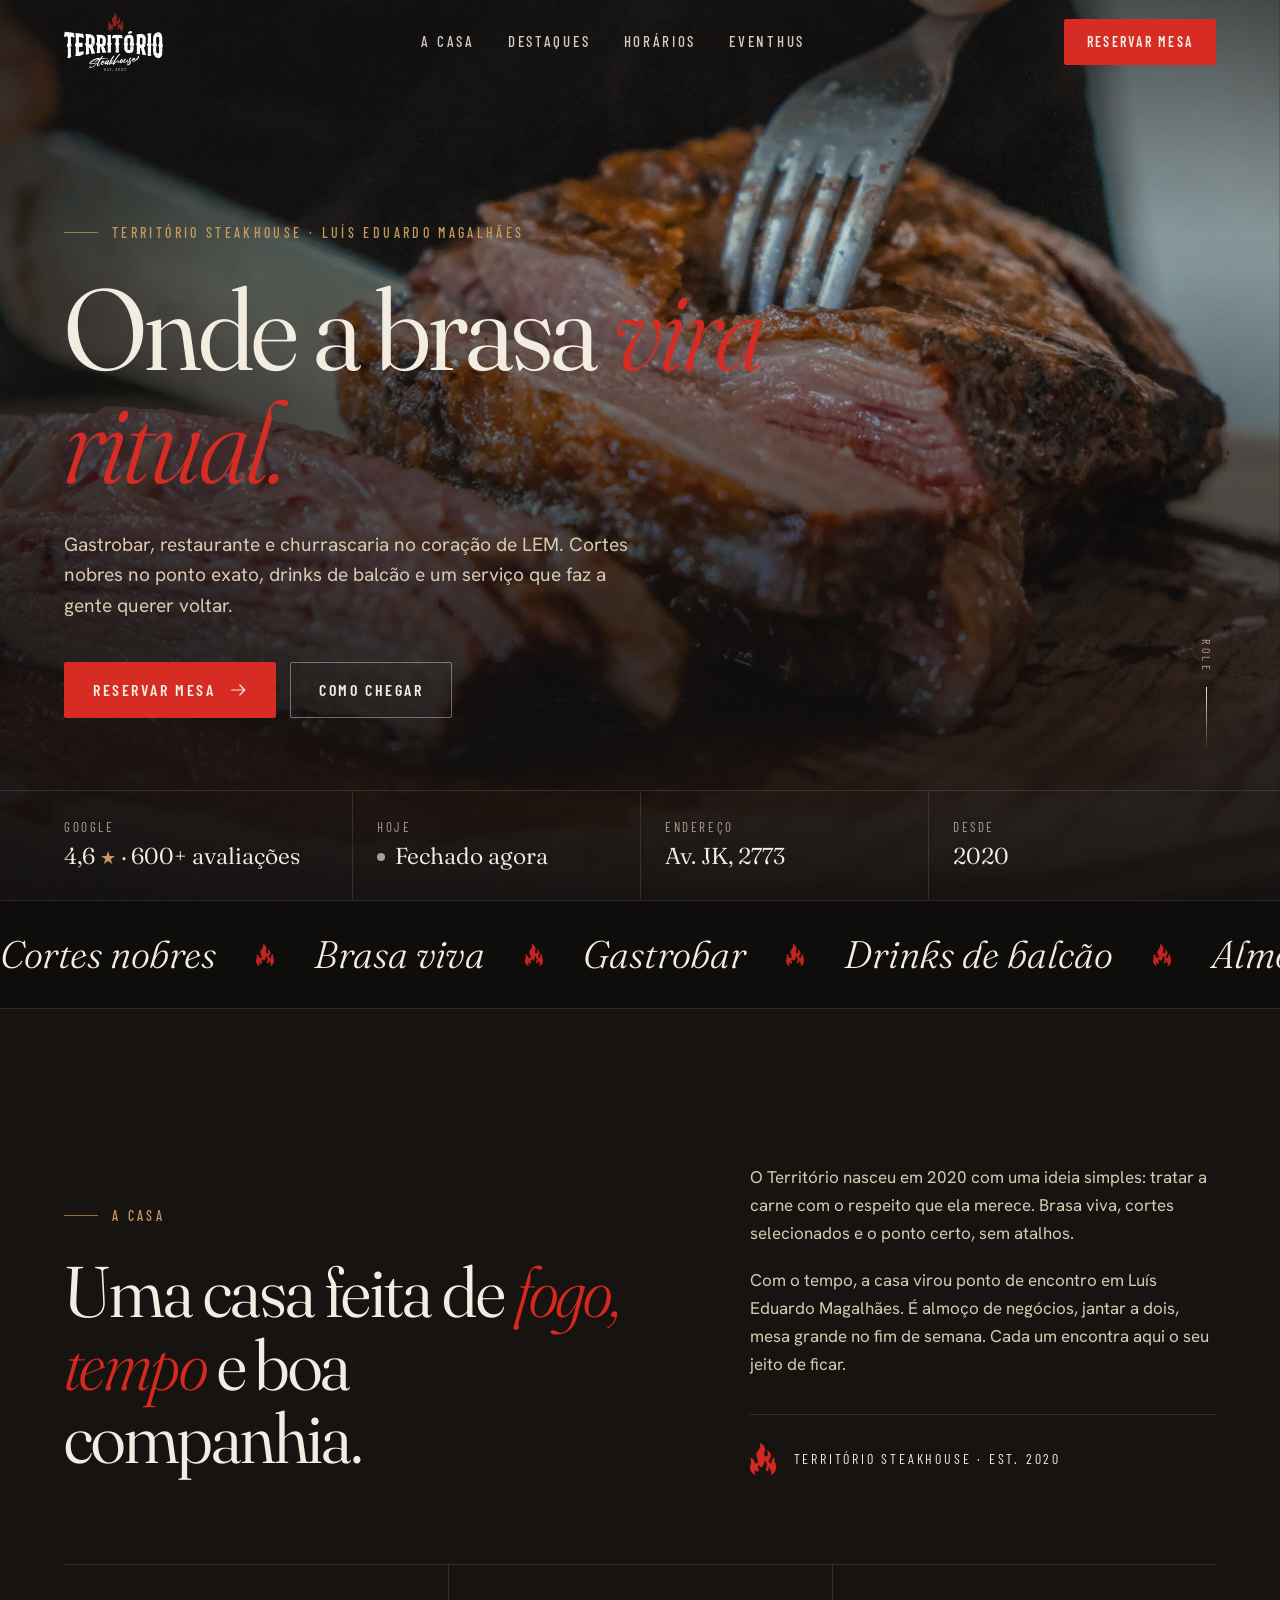
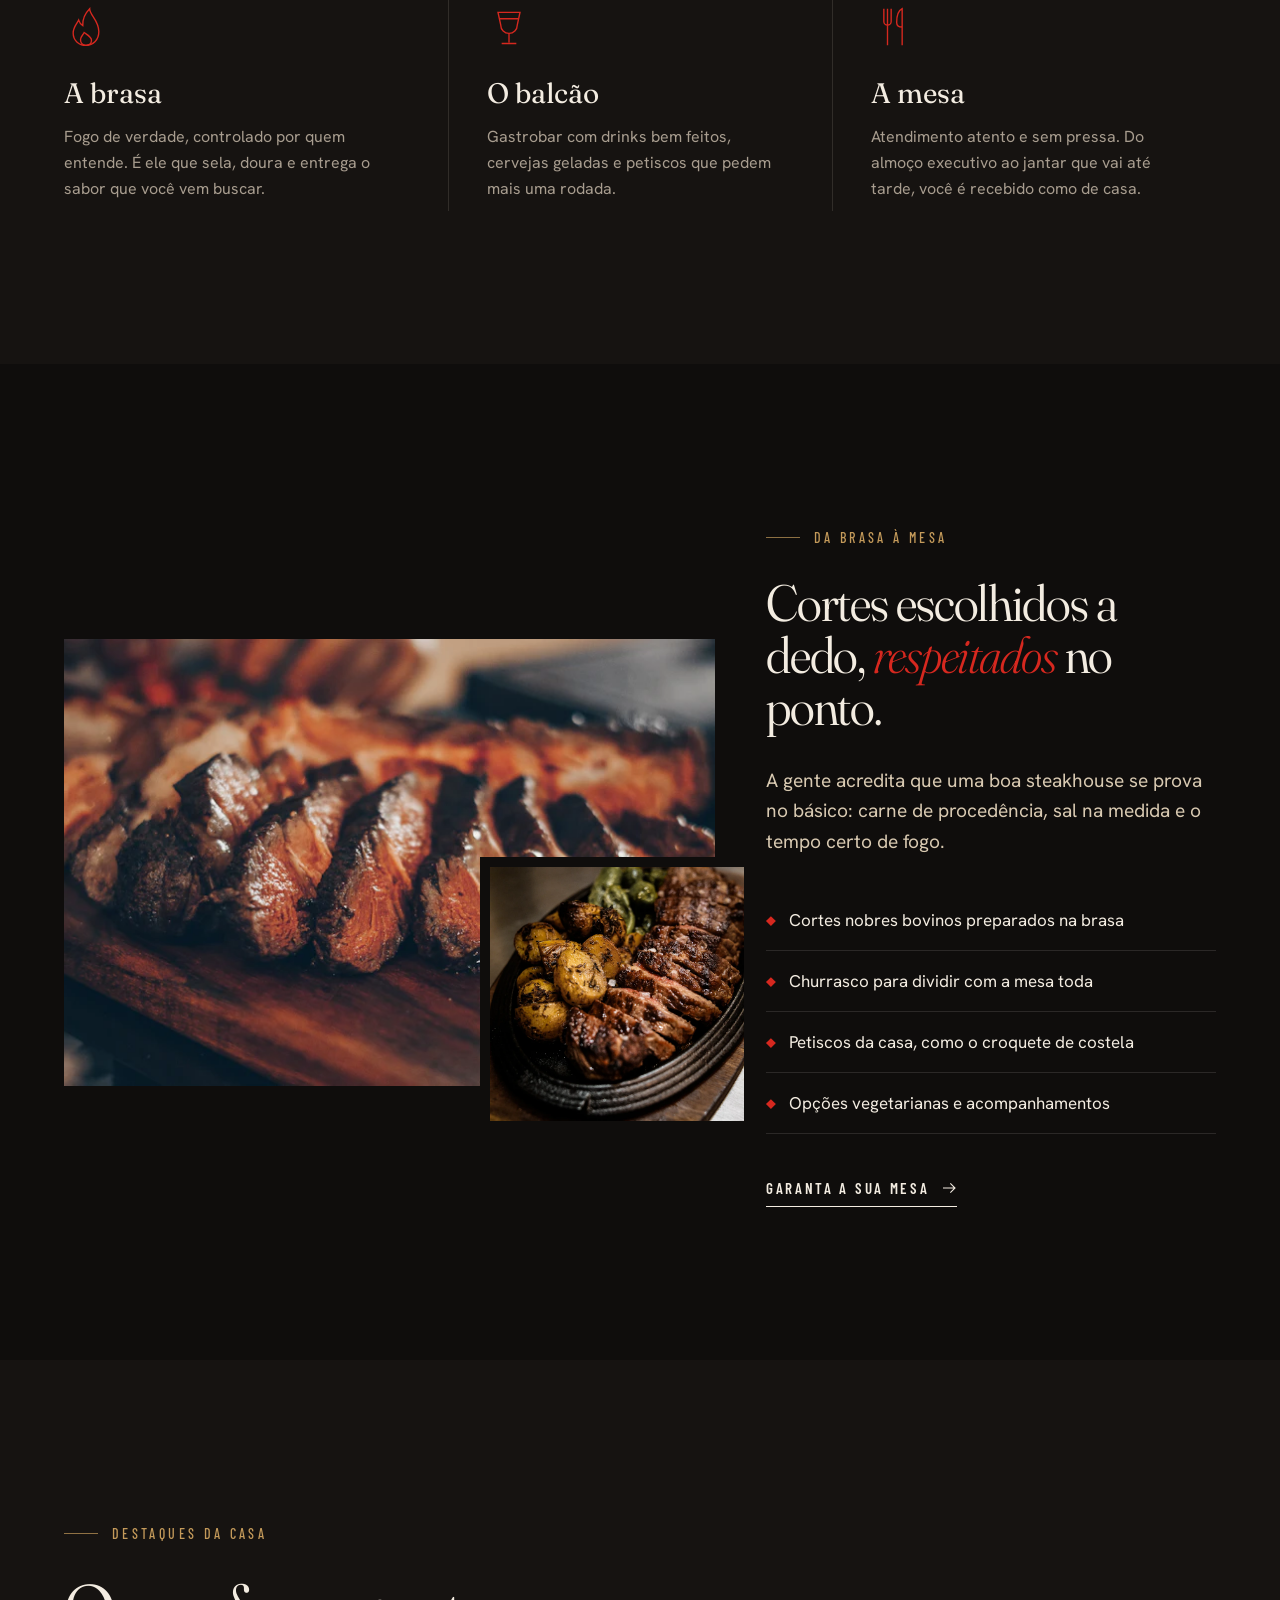
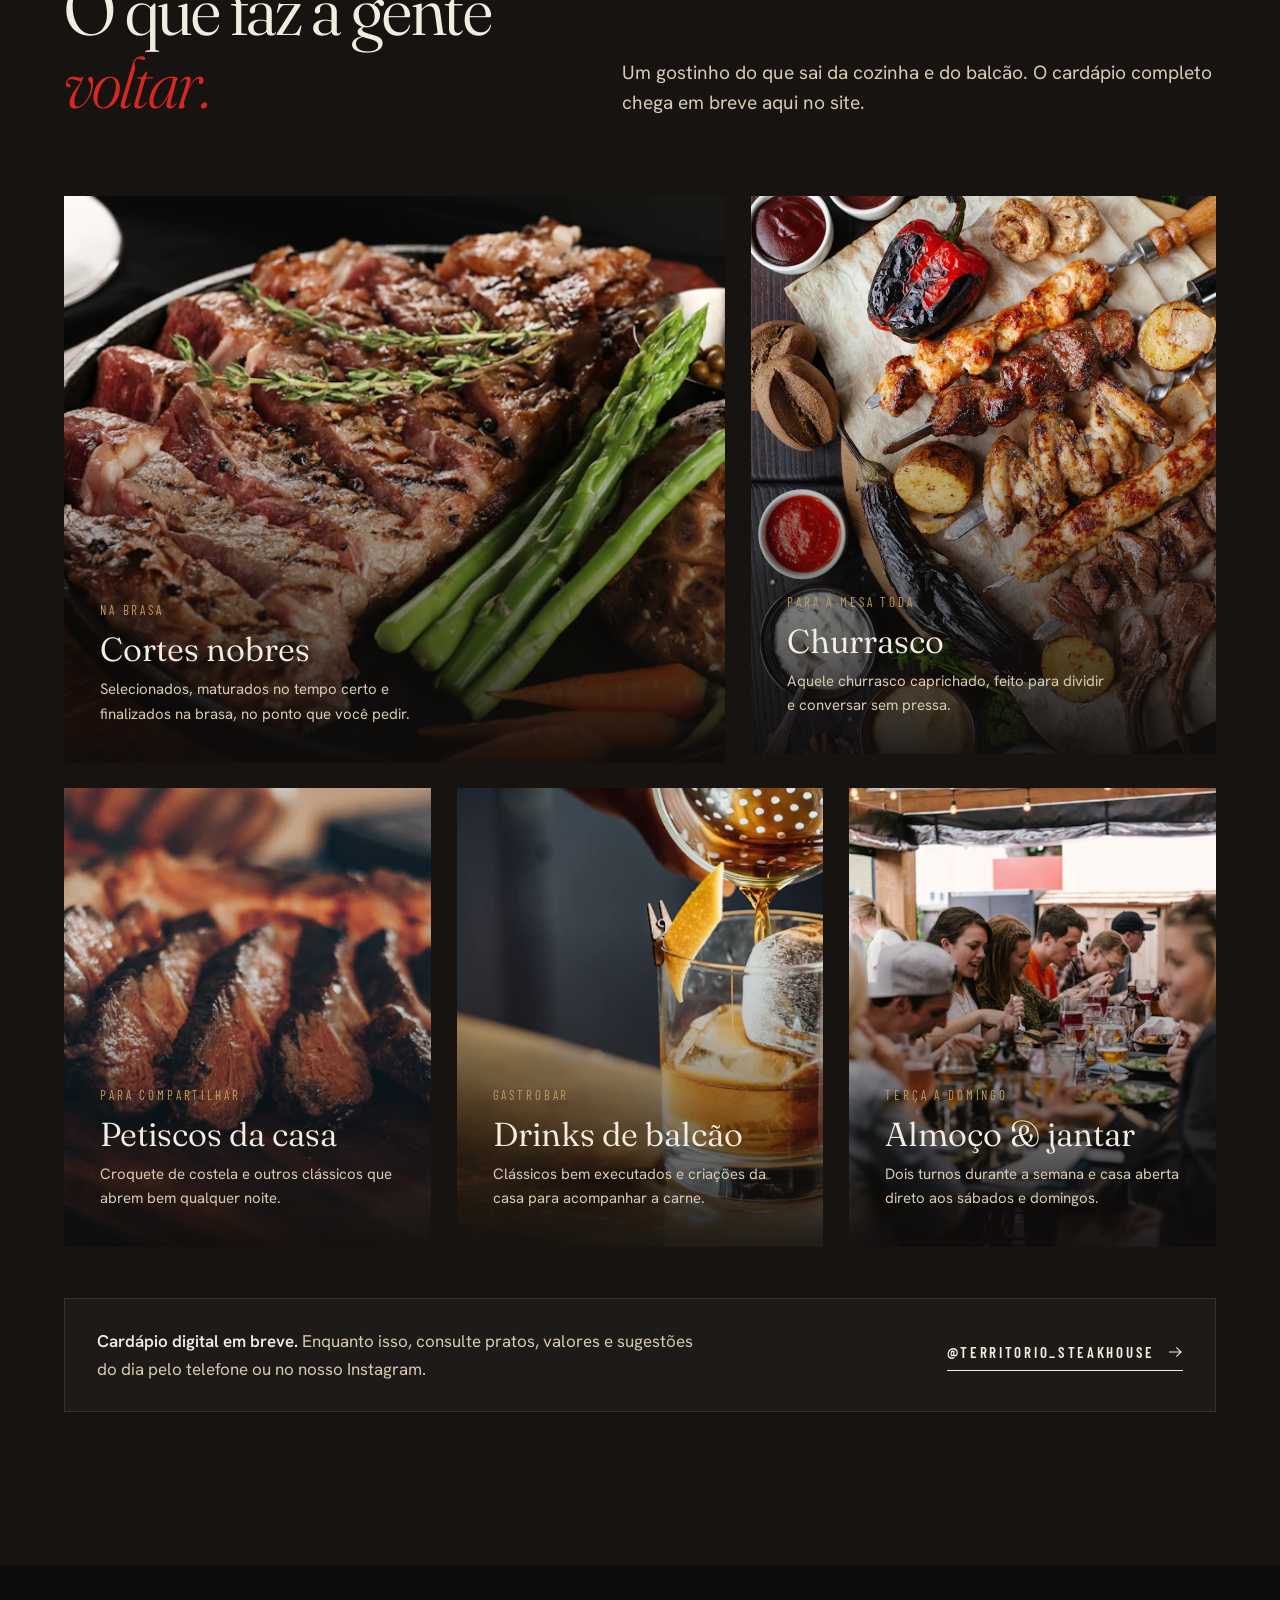
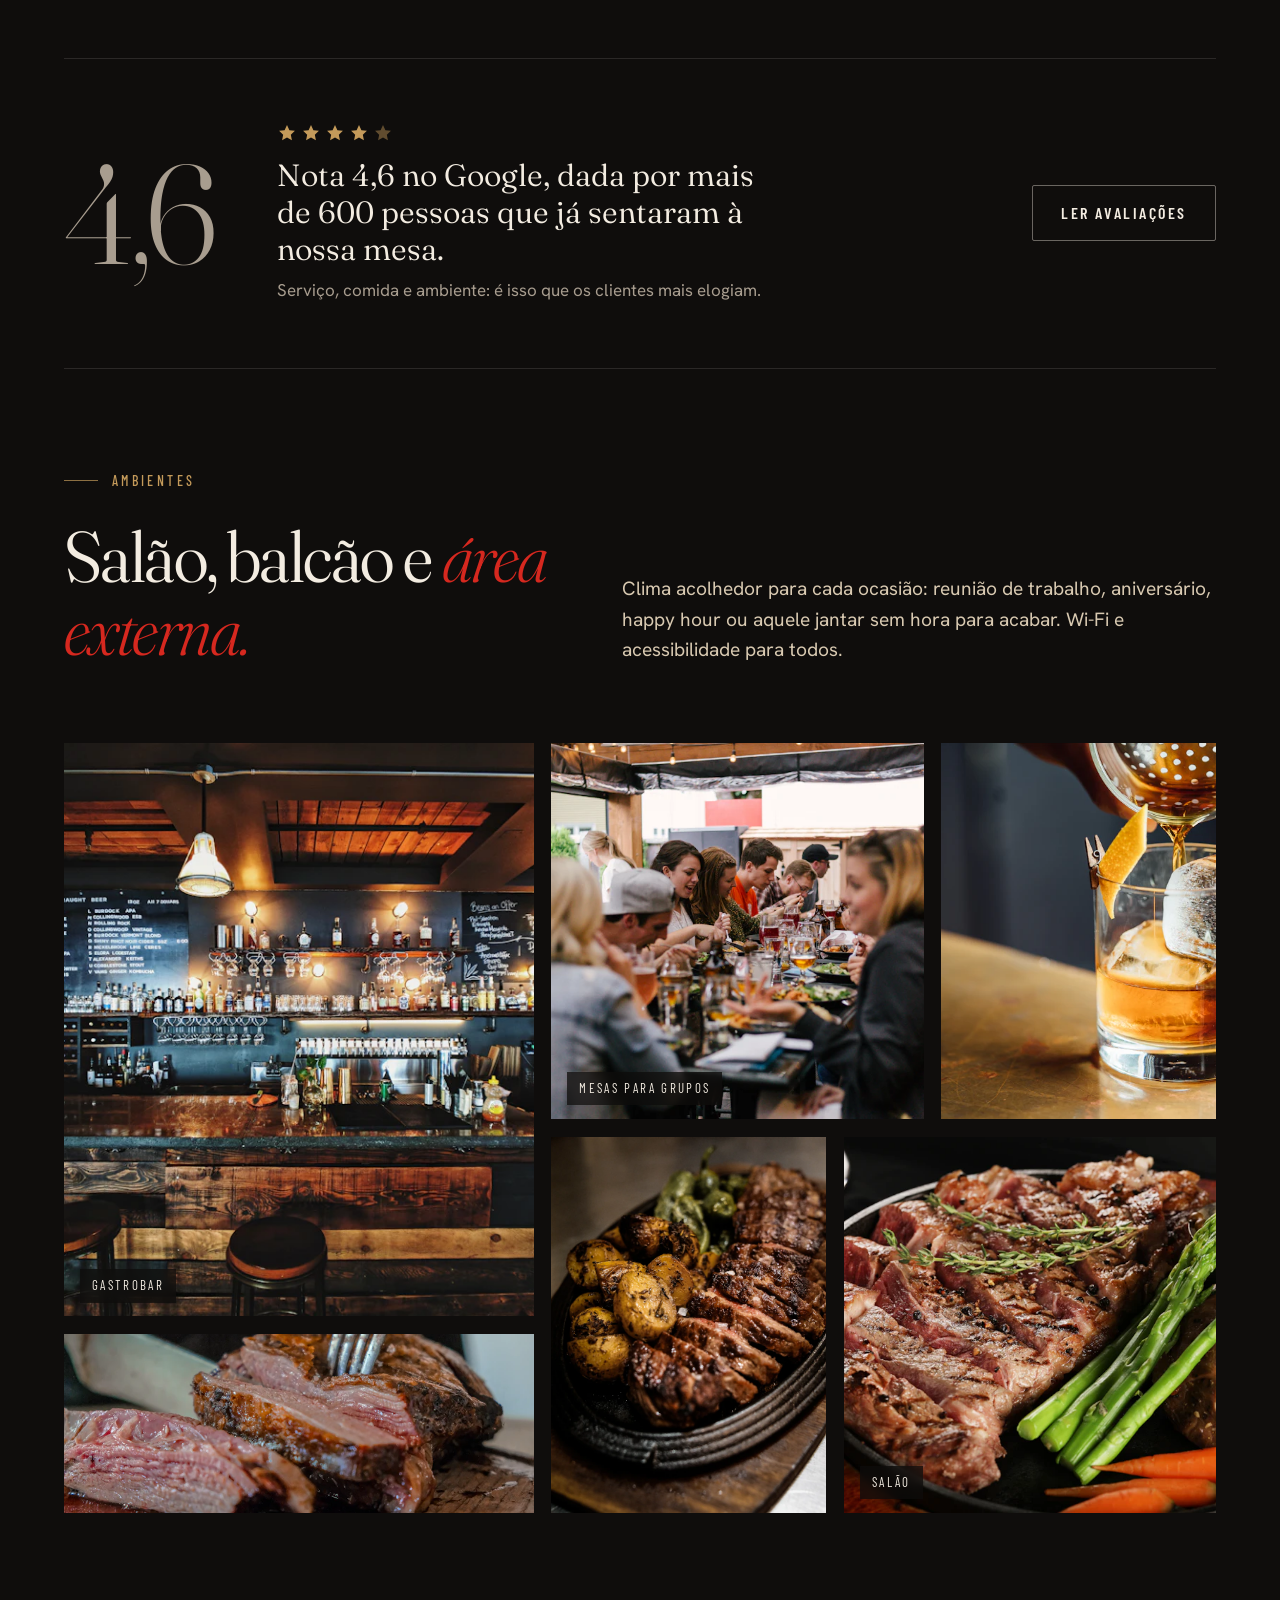
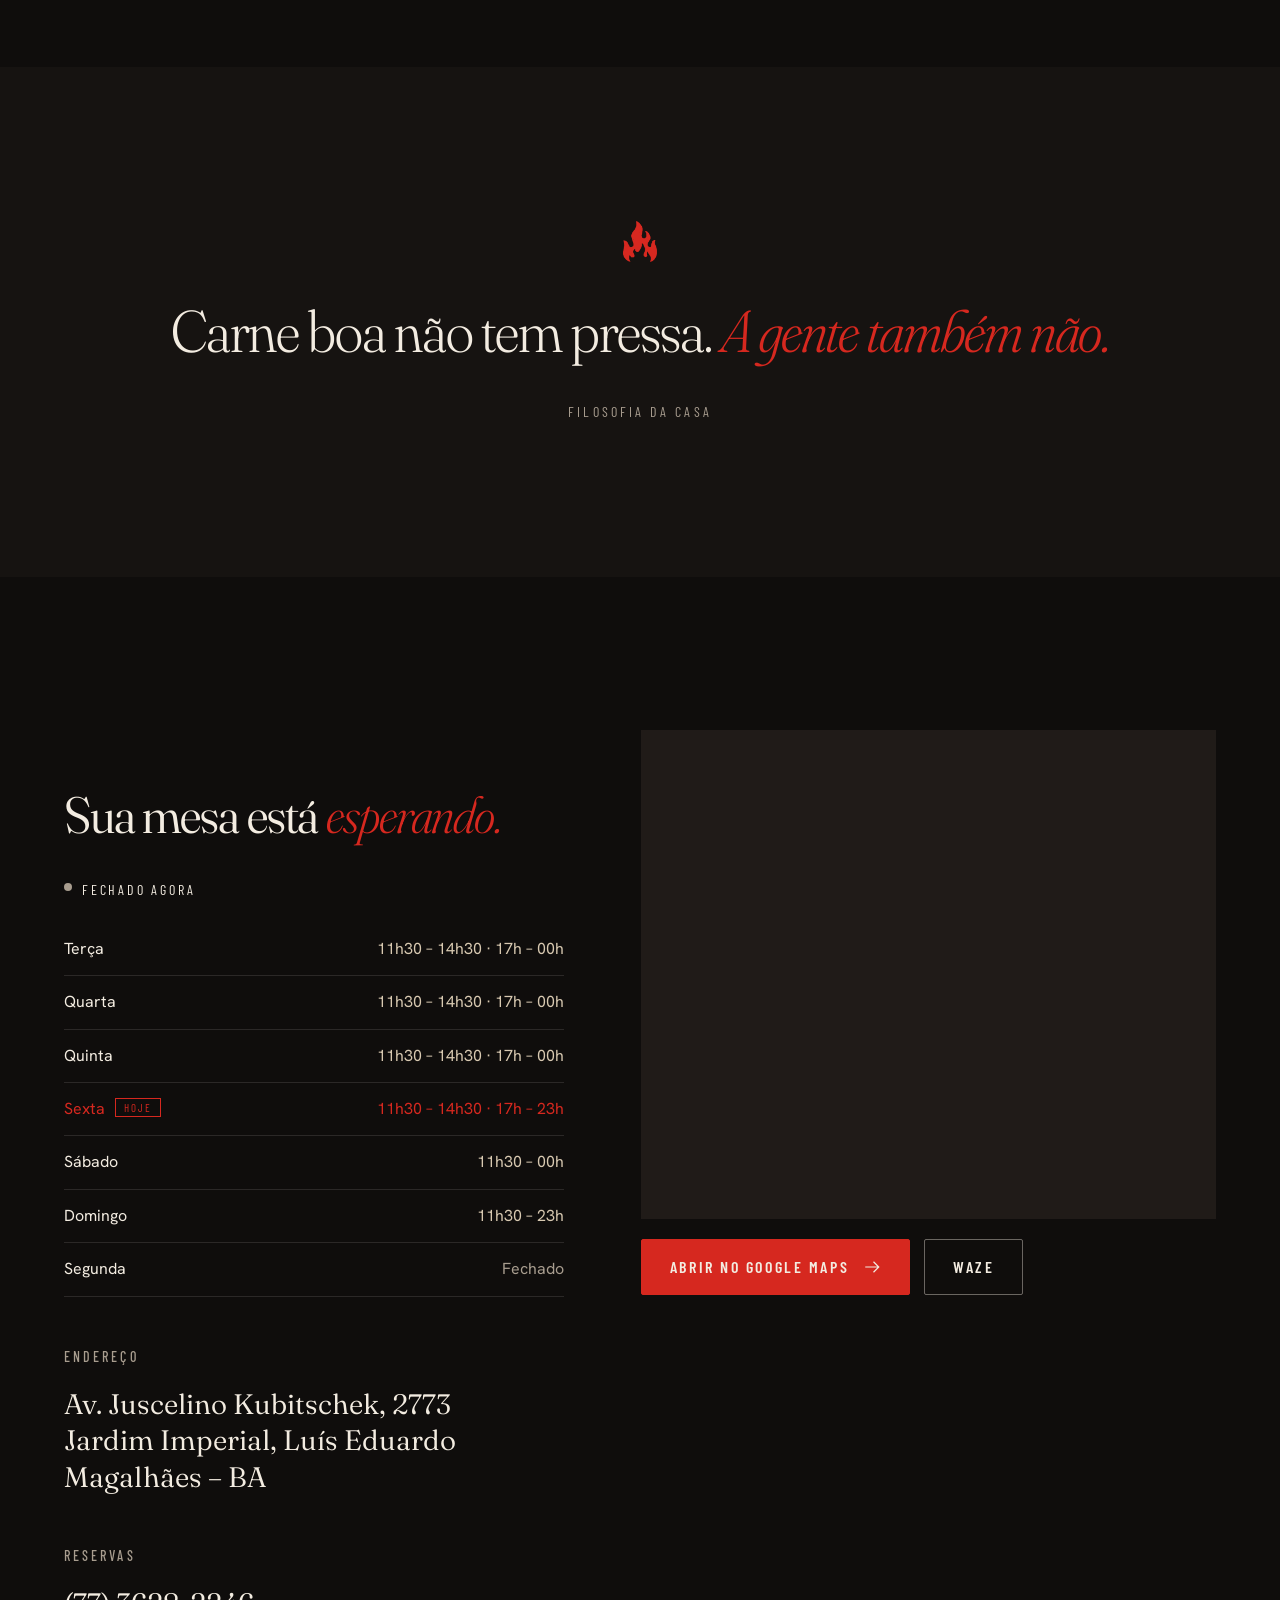
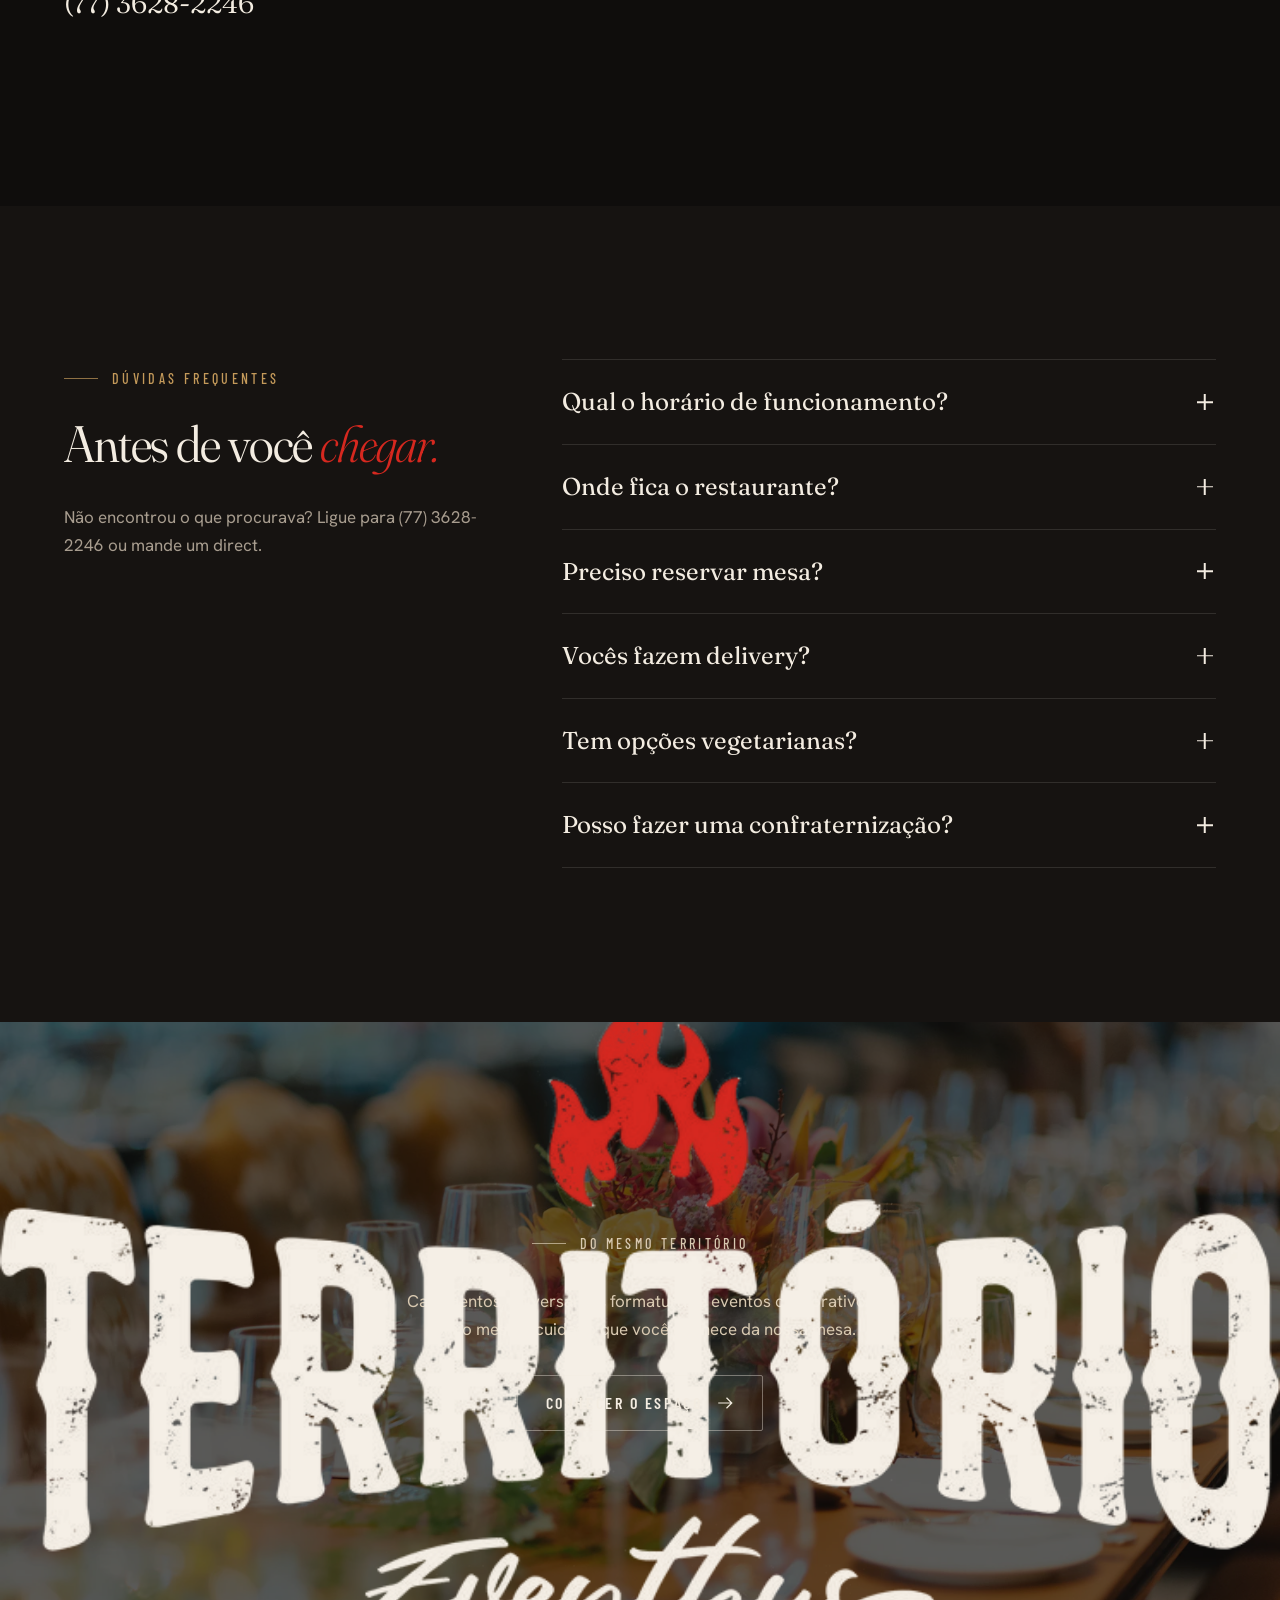
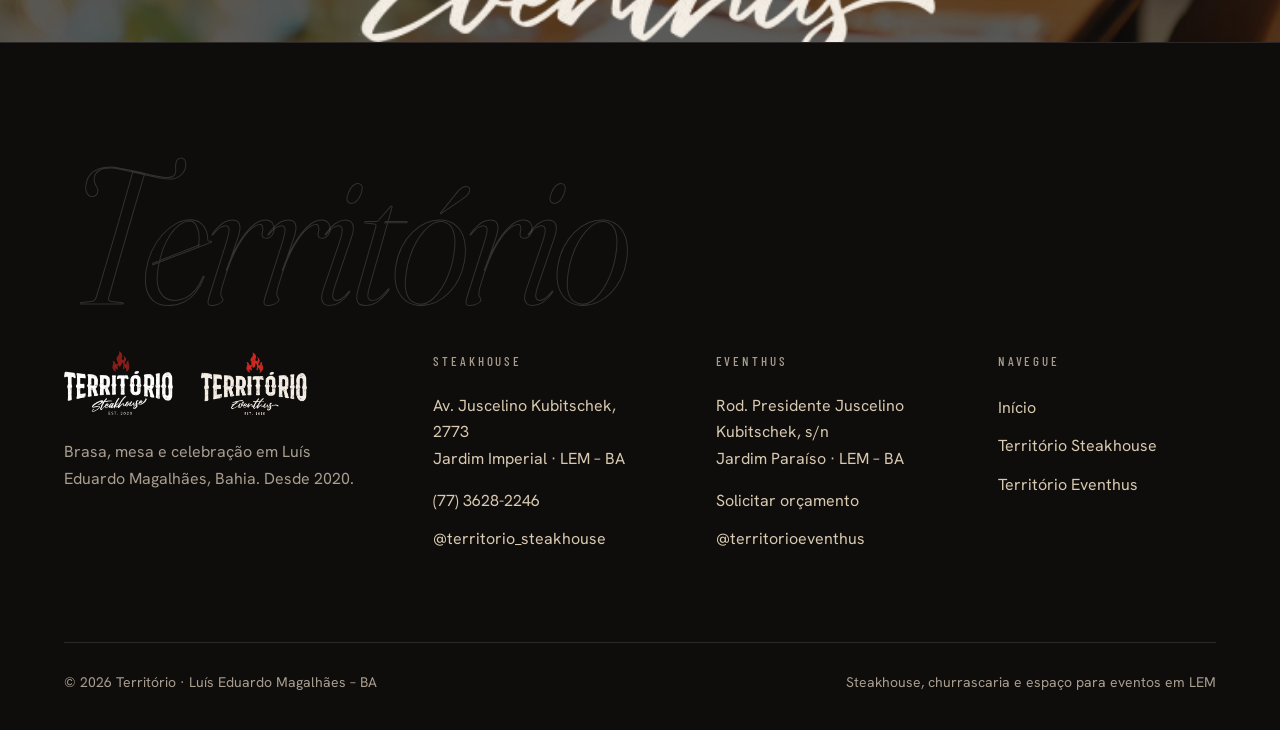
<file: steakhouse.html>
<!doctype html>
<html lang="pt-BR">
<head>
  <meta charset="utf-8">
  <meta name="viewport" content="width=device-width, initial-scale=1, viewport-fit=cover">
  <title>Território Steakhouse | Restaurante, Churrascaria e Gastrobar em Luís Eduardo Magalhães – BA</title>
  <meta name="description" content="Território Steakhouse: cortes nobres na brasa, churrasco, petiscos e drinks em Luís Eduardo Magalhães (LEM), Bahia. Almoço e jantar de terça a domingo na Av. JK, 2773. Reserve sua mesa.">
  <link rel="canonical" href="https://devprodigio.github.io/territorio-lem/steakhouse.html">
  <meta name="robots" content="index, follow, max-image-preview:large">
  <meta name="theme-color" content="#0f0d0c">

  <meta name="geo.region" content="BR-BA">
  <meta name="geo.placename" content="Luís Eduardo Magalhães">

  <meta property="og:type" content="restaurant">
  <meta property="og:locale" content="pt_BR">
  <meta property="og:site_name" content="Território">
  <meta property="og:title" content="Território Steakhouse | Luís Eduardo Magalhães – BA">
  <meta property="og:description" content="Cortes nobres na brasa, churrasco e gastrobar no coração de LEM. Reserve sua mesa.">
  <meta property="og:url" content="https://devprodigio.github.io/territorio-lem/steakhouse.html">
  <meta property="og:image" content="https://devprodigio.github.io/territorio-lem/assets/og-steakhouse.jpg">
  <meta property="og:image:width" content="1200">
  <meta property="og:image:height" content="630">
  <meta property="og:image:alt" content="Logo do Território Steakhouse sobre corte de carne na brasa">
  <meta name="twitter:card" content="summary_large_image">
  <meta name="twitter:title" content="Território Steakhouse | Luís Eduardo Magalhães – BA">
  <meta name="twitter:description" content="Cortes nobres na brasa, churrasco e gastrobar no coração de LEM.">
  <meta name="twitter:image" content="https://devprodigio.github.io/territorio-lem/assets/og-steakhouse.jpg">

  <link rel="icon" type="image/png" sizes="48x48" href="assets/favicon.png">
  <link rel="icon" type="image/png" sizes="512x512" href="assets/favicon-512.png">
  <link rel="apple-touch-icon" href="assets/apple-touch-icon.png">

  <link rel="preconnect" href="https://fonts.googleapis.com">
  <link rel="preconnect" href="https://fonts.gstatic.com" crossorigin>
  <link rel="stylesheet" href="https://fonts.googleapis.com/css2?family=Barlow+Condensed:wght@500;600&family=Fraunces:ital,opsz,wght,SOFT@0,9..144,300..600,0..100;1,9..144,300..600,0..100&family=Hanken+Grotesk:wght@400;500;600&display=swap">
  <link rel="preload" as="image" href="assets/img/sh-hero-1600.webp" imagesrcset="assets/img/sh-hero-800.webp 800w, assets/img/sh-hero-1600.webp 1600w" imagesizes="100vw">
  <link rel="stylesheet" href="assets/css/site.css">

  <script type="application/ld+json">
  {
    "@context": "https://schema.org",
    "@graph": [
      {
        "@type": ["Restaurant", "BarOrPub"],
        "@id": "https://devprodigio.github.io/territorio-lem/steakhouse.html#restaurante",
        "name": "Território Steakhouse",
        "alternateName": "Território Steakhouse - Gastrobar, Restaurante e Churrascaria",
        "description": "Steakhouse, churrascaria e gastrobar em Luís Eduardo Magalhães, Bahia. Cortes nobres na brasa, churrasco, petiscos e drinks.",
        "url": "https://devprodigio.github.io/territorio-lem/steakhouse.html",
        "image": [
          "https://devprodigio.github.io/territorio-lem/assets/og-steakhouse.jpg",
          "https://devprodigio.github.io/territorio-lem/assets/img/sh-hero-1600.webp"
        ],
        "logo": "https://devprodigio.github.io/territorio-lem/assets/logo-steakhouse.png",
        "telephone": "+55-77-3628-2246",
        "servesCuisine": ["Steakhouse", "Churrasco", "Carnes", "Gastrobar", "Brasileira"],
        "priceRange": "$$",
        "acceptsReservations": "True",
        "foundingDate": "2020",
        "address": {
          "@type": "PostalAddress",
          "streetAddress": "Avenida Juscelino Kubitschek, 2773 - Jardim Imperial",
          "addressLocality": "Luís Eduardo Magalhães",
          "addressRegion": "BA",
          "postalCode": "47850-000",
          "addressCountry": "BR"
        },
        "hasMap": "https://share.google/2oU6bVVFFI4jbxNlb",
        "openingHoursSpecification": [
          { "@type": "OpeningHoursSpecification", "dayOfWeek": ["Tuesday", "Wednesday", "Thursday"], "opens": "11:30", "closes": "14:30" },
          { "@type": "OpeningHoursSpecification", "dayOfWeek": ["Tuesday", "Wednesday", "Thursday"], "opens": "17:00", "closes": "23:59" },
          { "@type": "OpeningHoursSpecification", "dayOfWeek": "Friday", "opens": "11:30", "closes": "14:30" },
          { "@type": "OpeningHoursSpecification", "dayOfWeek": "Friday", "opens": "17:00", "closes": "23:00" },
          { "@type": "OpeningHoursSpecification", "dayOfWeek": "Saturday", "opens": "11:30", "closes": "23:59" },
          { "@type": "OpeningHoursSpecification", "dayOfWeek": "Sunday", "opens": "11:30", "closes": "23:00" }
        ],
        "amenityFeature": [
          { "@type": "LocationFeatureSpecification", "name": "Área externa", "value": true },
          { "@type": "LocationFeatureSpecification", "name": "Wi-Fi", "value": true },
          { "@type": "LocationFeatureSpecification", "name": "Acessível para cadeirantes", "value": true },
          { "@type": "LocationFeatureSpecification", "name": "Delivery e retirada", "value": true }
        ],
        "sameAs": [
          "https://www.instagram.com/territorio_steakhouse/",
          "https://www.facebook.com/territoriosteakhouse/"
        ],
        "parentOrganization": { "@id": "https://devprodigio.github.io/territorio-lem/#organizacao" }
      },
      {
        "@type": "BreadcrumbList",
        "itemListElement": [
          { "@type": "ListItem", "position": 1, "name": "Território", "item": "https://devprodigio.github.io/territorio-lem/" },
          { "@type": "ListItem", "position": 2, "name": "Steakhouse", "item": "https://devprodigio.github.io/territorio-lem/steakhouse.html" }
        ]
      },
      {
        "@type": "FAQPage",
        "mainEntity": [
          { "@type": "Question", "name": "Qual o horário de funcionamento do Território Steakhouse?", "acceptedAnswer": { "@type": "Answer", "text": "De terça a quinta, das 11h30 às 14h30 e das 17h à meia-noite. Sexta, das 11h30 às 14h30 e das 17h às 23h. Sábado, das 11h30 à meia-noite. Domingo, das 11h30 às 23h. Às segundas-feiras a casa fecha." } },
          { "@type": "Question", "name": "Onde fica o Território Steakhouse em Luís Eduardo Magalhães?", "acceptedAnswer": { "@type": "Answer", "text": "Na Avenida Juscelino Kubitschek (Av. JK), 2773, bairro Jardim Imperial, em Luís Eduardo Magalhães, Bahia." } },
          { "@type": "Question", "name": "Preciso reservar mesa?", "acceptedAnswer": { "@type": "Answer", "text": "Aceitamos reservas e recomendamos reservar para grupos e para as noites de sexta e sábado. Ligue para (77) 3628-2246 ou fale com a gente pelo Instagram @territorio_steakhouse." } },
          { "@type": "Question", "name": "O Território Steakhouse faz delivery?", "acceptedAnswer": { "@type": "Answer", "text": "Sim. Trabalhamos com delivery e retirada no balcão. Consulte disponibilidade e pedidos pelo telefone (77) 3628-2246." } },
          { "@type": "Question", "name": "Tem opções vegetarianas?", "acceptedAnswer": { "@type": "Answer", "text": "Sim. Além dos cortes na brasa, a casa oferece opções vegetarianas e acompanhamentos para todos os gostos." } },
          { "@type": "Question", "name": "Posso fazer uma confraternização ou evento?", "acceptedAnswer": { "@type": "Answer", "text": "Mesas para grupos podem ser reservadas no restaurante. Para festas e eventos maiores, o grupo tem um espaço próprio, o Território Eventhus." } }
        ]
      }
    ]
  }
  </script>
</head>
<body>
  <a class="skip-link" href="#conteudo">Pular para o conteúdo</a>

  <header class="site-header">
    <div class="wrap">
      <a class="brand" href="index.html" aria-label="Território, página inicial">
        <img src="assets/logo-steakhouse.png" alt="Território Steakhouse" width="748" height="440">
      </a>
      <nav class="nav" aria-label="Principal">
        <a class="nav__link" href="#a-casa">A casa</a>
        <a class="nav__link" href="#destaques">Destaques</a>
        <a class="nav__link" href="#visite">Horários</a>
        <a class="nav__link" href="eventhus.html">Eventhus</a>
      </nav>
      <a class="btn header-cta" href="tel:+557736282246">Reservar mesa</a>
      <button class="menu-toggle" type="button" aria-expanded="false" aria-controls="menu-mobile" aria-label="Abrir menu">
        <span></span><span></span><span></span>
      </button>
    </div>
  </header>

  <div class="mobile-menu" id="menu-mobile">
    <ul class="mobile-menu__links">
      <li><a href="#a-casa">A casa</a></li>
      <li><a href="#destaques">Destaques</a></li>
      <li><a href="#visite">Horários</a></li>
      <li><a href="eventhus.html">Eventhus</a></li>
    </ul>
    <div class="mobile-menu__foot">
      <address>Av. Juscelino Kubitschek, 2773<br>Jardim Imperial · Luís Eduardo Magalhães – BA</address>
      <a class="btn" href="tel:+557736282246">Reservar mesa · (77) 3628-2246</a>
    </div>
  </div>

  <main id="conteudo">

    <section class="hero" aria-labelledby="hero-title">
      <div class="hero__media">
        <img src="assets/img/sh-hero-1600.webp" srcset="assets/img/sh-hero-800.webp 800w, assets/img/sh-hero-1600.webp 1600w" sizes="100vw" width="1600" height="1067" alt="Picanha na brasa sendo fatiada sobre tábua de madeira no Território Steakhouse" fetchpriority="high">
      </div>
      <div class="hero__content wrap">
        <h1 class="eyebrow reveal" id="hero-title">Território Steakhouse · Luís Eduardo Magalhães</h1>
        <p class="display hero__title reveal reveal-d1">Onde a brasa <em>vira ritual.</em></p>
        <p class="lead hero__lead reveal reveal-d2">Gastrobar, restaurante e churrascaria no coração de LEM. Cortes nobres no ponto exato, drinks de balcão e um serviço que faz a gente querer voltar.</p>
        <div class="btn-row reveal reveal-d3">
          <a class="btn" href="tel:+557736282246">
            Reservar mesa
            <svg viewBox="0 0 24 24" fill="none" stroke="currentColor" stroke-width="1.6" aria-hidden="true"><path d="M3 12h17M14 5l7 7-7 7"/></svg>
          </a>
          <a class="btn btn--ghost" href="https://share.google/2oU6bVVFFI4jbxNlb" target="_blank" rel="noopener">Como chegar</a>
        </div>
      </div>
      <div class="hero__facts">
        <div class="wrap">
          <span class="scroll-cue" aria-hidden="true">Role</span>
          <div class="fact">
            <span class="fact__label">Google</span>
            <span class="fact__value">4,6 <span class="star">★</span> · 600+ avaliações</span>
          </div>
          <div class="fact" data-open-status>
            <span class="fact__label">Hoje</span>
            <span class="fact__value"><span class="status-dot"></span><span data-open-label>Ter a dom</span></span>
          </div>
          <div class="fact">
            <span class="fact__label">Endereço</span>
            <span class="fact__value">Av. JK, 2773</span>
          </div>
          <div class="fact">
            <span class="fact__label">Desde</span>
            <span class="fact__value">2020</span>
          </div>
        </div>
      </div>
    </section>

    <div class="ticker" aria-hidden="true">
      <div class="ticker__track">
        <span>Cortes nobres <img src="assets/flame.png" alt=""> Brasa viva <img src="assets/flame.png" alt=""> Gastrobar <img src="assets/flame.png" alt=""> Drinks de balcão <img src="assets/flame.png" alt=""> Almoço &amp; jantar <img src="assets/flame.png" alt=""></span>
        <span>Cortes nobres <img src="assets/flame.png" alt=""> Brasa viva <img src="assets/flame.png" alt=""> Gastrobar <img src="assets/flame.png" alt=""> Drinks de balcão <img src="assets/flame.png" alt=""> Almoço &amp; jantar <img src="assets/flame.png" alt=""></span>
      </div>
    </div>

    <section class="section section--coal" id="a-casa" aria-labelledby="casa-title">
      <div class="wrap">
        <div class="intro">
          <div>
            <p class="eyebrow reveal">A casa</p>
            <h2 class="title reveal reveal-d1" id="casa-title">Uma casa feita de <em>fogo, tempo</em> e boa companhia.</h2>
          </div>
          <div class="intro__text reveal reveal-d2">
            <p>O Território nasceu em 2020 com uma ideia simples: tratar a carne com o respeito que ela merece. Brasa viva, cortes selecionados e o ponto certo, sem atalhos.</p>
            <p>Com o tempo, a casa virou ponto de encontro em Luís Eduardo Magalhães. É almoço de negócios, jantar a dois, mesa grande no fim de semana. Cada um encontra aqui o seu jeito de ficar.</p>
            <div class="intro__sign">
              <img src="assets/flame.png" alt="" width="116" height="141">
              <span>Território Steakhouse · Est. 2020</span>
            </div>
          </div>
        </div>

        <div class="pillars">
          <article class="pillar reveal">
            <svg class="pillar__icon" viewBox="0 0 48 48" fill="none" stroke="currentColor" stroke-width="1.5" aria-hidden="true"><path d="M24 44c-8 0-14-5.5-14-13.5 0-6 4-10 6-14 1 3 2.5 5 4.5 6C20 15 23 9 28 4c0 7 10 12.5 10 25 0 9-6 15-14 15z"/><path d="M24 44c-3.5 0-6-2.6-6-6 0-3.6 3-5.6 4-8 2.5 2 8 4.4 8 8.5 0 3.2-2.6 5.5-6 5.5z"/></svg>
            <h3>A brasa</h3>
            <p>Fogo de verdade, controlado por quem entende. É ele que sela, doura e entrega o sabor que você vem buscar.</p>
          </article>
          <article class="pillar reveal reveal-d1">
            <svg class="pillar__icon" viewBox="0 0 48 48" fill="none" stroke="currentColor" stroke-width="1.5" aria-hidden="true"><path d="M12 8h24l-3 14a9 9 0 0 1-18 0z"/><path d="M24 31v10M16 42h16M13.5 15h21"/></svg>
            <h3>O balcão</h3>
            <p>Gastrobar com drinks bem feitos, cervejas geladas e petiscos que pedem mais uma rodada.</p>
          </article>
          <article class="pillar reveal reveal-d2">
            <svg class="pillar__icon" viewBox="0 0 48 48" fill="none" stroke="currentColor" stroke-width="1.5" aria-hidden="true"><path d="M14 4v14a4 4 0 0 0 8 0V4M18 4v40"/><path d="M34 44V4c-4 2-6 8-6 15 0 3 2 5 6 5"/></svg>
            <h3>A mesa</h3>
            <p>Atendimento atento e sem pressa. Do almoço executivo ao jantar que vai até tarde, você é recebido como de casa.</p>
          </article>
        </div>
      </div>
    </section>

    <section class="section" aria-labelledby="brasa-title">
      <div class="wrap">
        <div class="split">
          <div class="split__media reveal">
            <div class="frame frame--wide">
              <img src="assets/img/sh-corte-1600.webp" srcset="assets/img/sh-corte-800.webp 800w, assets/img/sh-corte-1600.webp 1600w" sizes="(max-width: 960px) 100vw, 58vw" width="1600" height="1100" alt="Corte nobre bovino fatiado, com o centro rosado, sobre tábua" loading="lazy" decoding="async">
            </div>
            <div class="frame frame--square split__inset">
              <img src="assets/img/sh-brasa-800.webp" width="800" height="800" alt="Carne grelhada servida em chapa de ferro com batatas" loading="lazy" decoding="async">
            </div>
          </div>
          <div class="split__body">
            <p class="eyebrow reveal">Da brasa à mesa</p>
            <h2 class="title title--sm reveal reveal-d1" id="brasa-title">Cortes escolhidos a dedo, <em>respeitados</em> no ponto.</h2>
            <p class="lead reveal reveal-d2">A gente acredita que uma boa steakhouse se prova no básico: carne de procedência, sal na medida e o tempo certo de fogo.</p>
            <ul class="checklist reveal reveal-d2">
              <li>Cortes nobres bovinos preparados na brasa</li>
              <li>Churrasco para dividir com a mesa toda</li>
              <li>Petiscos da casa, como o croquete de costela</li>
              <li>Opções vegetarianas e acompanhamentos</li>
            </ul>
            <a class="link-arrow reveal reveal-d3" href="tel:+557736282246">
              Garanta a sua mesa
              <svg viewBox="0 0 24 24" fill="none" stroke="currentColor" stroke-width="1.6" aria-hidden="true"><path d="M3 12h17M14 5l7 7-7 7"/></svg>
            </a>
          </div>
        </div>
      </div>
    </section>

    <section class="section section--coal" id="destaques" aria-labelledby="destaques-title">
      <div class="wrap">
        <div class="section-head">
          <div>
            <p class="eyebrow reveal">Destaques da casa</p>
            <h2 class="title reveal reveal-d1" id="destaques-title">O que faz a gente <em>voltar.</em></h2>
          </div>
          <p class="lead reveal reveal-d2">Um gostinho do que sai da cozinha e do balcão. O cardápio completo chega em breve aqui no site.</p>
        </div>

        <div class="dishes">
          <article class="dish reveal">
            <img src="assets/img/sh-prato-1600.webp" srcset="assets/img/sh-prato-800.webp 800w, assets/img/sh-prato-1600.webp 1600w" sizes="(max-width: 640px) 100vw, (max-width: 960px) 100vw, 58vw" width="1600" height="1067" alt="Steak grelhado com aspargos e cenouras na chapa" loading="lazy" decoding="async">
            <div class="dish__body">
              <span class="dish__tag">Na brasa</span>
              <h3>Cortes nobres</h3>
              <p>Selecionados, maturados no tempo certo e finalizados na brasa, no ponto que você pedir.</p>
            </div>
          </article>
          <article class="dish reveal reveal-d1">
            <img src="assets/img/sh-espetos-800.webp" width="800" height="1200" alt="Espetos de churrasco com molhos e acompanhamentos" loading="lazy" decoding="async">
            <div class="dish__body">
              <span class="dish__tag">Para a mesa toda</span>
              <h3>Churrasco</h3>
              <p>Aquele churrasco caprichado, feito para dividir e conversar sem pressa.</p>
            </div>
          </article>
          <article class="dish reveal">
            <img src="assets/img/sh-corte-800.webp" width="800" height="1000" alt="Fatias de carne suculenta sobre tábua de madeira" loading="lazy" decoding="async">
            <div class="dish__body">
              <span class="dish__tag">Para compartilhar</span>
              <h3>Petiscos da casa</h3>
              <p>Croquete de costela e outros clássicos que abrem bem qualquer noite.</p>
            </div>
          </article>
          <article class="dish reveal reveal-d1">
            <img src="assets/img/sh-drink-800.webp" width="800" height="1000" alt="Drink com gelo e casca de laranja servido no balcão" loading="lazy" decoding="async">
            <div class="dish__body">
              <span class="dish__tag">Gastrobar</span>
              <h3>Drinks de balcão</h3>
              <p>Clássicos bem executados e criações da casa para acompanhar a carne.</p>
            </div>
          </article>
          <article class="dish reveal reveal-d2">
            <img src="assets/img/sh-mesa-800.webp" width="800" height="1000" alt="Amigos reunidos em mesa longa no restaurante" loading="lazy" decoding="async">
            <div class="dish__body">
              <span class="dish__tag">Terça a domingo</span>
              <h3>Almoço &amp; jantar</h3>
              <p>Dois turnos durante a semana e casa aberta direto aos sábados e domingos.</p>
            </div>
          </article>
        </div>

        <div class="notice reveal">
          <p><strong>Cardápio digital em breve.</strong> Enquanto isso, consulte pratos, valores e sugestões do dia pelo telefone ou no nosso Instagram.</p>
          <a class="link-arrow" href="https://www.instagram.com/territorio_steakhouse/" target="_blank" rel="noopener">
            @territorio_steakhouse
            <svg viewBox="0 0 24 24" fill="none" stroke="currentColor" stroke-width="1.6" aria-hidden="true"><path d="M3 12h17M14 5l7 7-7 7"/></svg>
          </a>
        </div>
      </div>
    </section>

    <section class="section section--tight" aria-labelledby="avaliacao-title">
      <div class="wrap">
        <div class="rating-band reveal">
          <p class="rating-band__score" aria-hidden="true">4,6</p>
          <div>
            <div class="stars" role="img" aria-label="Nota 4,6 de 5">
              <svg viewBox="0 0 24 24" fill="currentColor" aria-hidden="true"><path d="M12 2.5l2.9 6.1 6.6.8-4.9 4.6 1.3 6.6L12 17.3 6.1 20.6l1.3-6.6L2.5 9.4l6.6-.8z"/></svg>
              <svg viewBox="0 0 24 24" fill="currentColor" aria-hidden="true"><path d="M12 2.5l2.9 6.1 6.6.8-4.9 4.6 1.3 6.6L12 17.3 6.1 20.6l1.3-6.6L2.5 9.4l6.6-.8z"/></svg>
              <svg viewBox="0 0 24 24" fill="currentColor" aria-hidden="true"><path d="M12 2.5l2.9 6.1 6.6.8-4.9 4.6 1.3 6.6L12 17.3 6.1 20.6l1.3-6.6L2.5 9.4l6.6-.8z"/></svg>
              <svg viewBox="0 0 24 24" fill="currentColor" aria-hidden="true"><path d="M12 2.5l2.9 6.1 6.6.8-4.9 4.6 1.3 6.6L12 17.3 6.1 20.6l1.3-6.6L2.5 9.4l6.6-.8z"/></svg>
              <svg viewBox="0 0 24 24" fill="currentColor" aria-hidden="true" opacity=".45"><path d="M12 2.5l2.9 6.1 6.6.8-4.9 4.6 1.3 6.6L12 17.3 6.1 20.6l1.3-6.6L2.5 9.4l6.6-.8z"/></svg>
            </div>
            <h2 id="avaliacao-title">Nota 4,6 no Google, dada por mais de 600 pessoas que já sentaram à nossa mesa.</h2>
            <p>Serviço, comida e ambiente: é isso que os clientes mais elogiam.</p>
          </div>
          <a class="btn btn--ghost" href="https://share.google/2oU6bVVFFI4jbxNlb" target="_blank" rel="noopener">Ler avaliações</a>
        </div>
      </div>
    </section>

    <section class="section" aria-labelledby="ambientes-title" style="padding-top: 0">
      <div class="wrap">
        <div class="section-head">
          <div>
            <p class="eyebrow reveal">Ambientes</p>
            <h2 class="title reveal reveal-d1" id="ambientes-title">Salão, balcão e <em>área externa.</em></h2>
          </div>
          <p class="lead reveal reveal-d2">Clima acolhedor para cada ocasião: reunião de trabalho, aniversário, happy hour ou aquele jantar sem hora para acabar. Wi-Fi e acessibilidade para todos.</p>
        </div>
        <div class="gallery">
          <figure class="g-a reveal">
            <img src="assets/img/sh-bar-1600.webp" srcset="assets/img/sh-bar-800.webp 800w, assets/img/sh-bar-1600.webp 1600w" sizes="(max-width: 640px) 100vw, 45vw" width="1600" height="1067" alt="Balcão do gastrobar com bancos de madeira e iluminação baixa" loading="lazy" decoding="async">
            <figcaption>Gastrobar</figcaption>
          </figure>
          <figure class="g-b reveal reveal-d1">
            <img src="assets/img/sh-mesa-800.webp" width="800" height="533" alt="Grupo de amigos jantando e conversando" loading="lazy" decoding="async">
            <figcaption>Mesas para grupos</figcaption>
          </figure>
          <figure class="g-c reveal reveal-d2">
            <img src="assets/img/sh-drink-800.webp" width="800" height="533" alt="Bartender servindo drink com gelo" loading="lazy" decoding="async">
          </figure>
          <figure class="g-d reveal">
            <img src="assets/img/sh-brasa-800.webp" width="800" height="533" alt="Carne fatiada em chapa de ferro com batatas e pimentas" loading="lazy" decoding="async">
          </figure>
          <figure class="g-e reveal reveal-d1">
            <img src="assets/img/sh-prato-800.webp" width="800" height="533" alt="Prato com corte grelhado e legumes" loading="lazy" decoding="async">
            <figcaption>Salão</figcaption>
          </figure>
          <figure class="g-f reveal">
            <img src="assets/img/sh-hero-800.webp" width="800" height="533" alt="Carne sendo cortada na tábua" loading="lazy" decoding="async">
          </figure>
        </div>
      </div>
    </section>

    <section class="section section--coal" aria-label="Filosofia da casa">
      <div class="wrap">
        <figure class="quote reveal">
          <img src="assets/flame.png" alt="" width="116" height="141">
          <blockquote>Carne boa não tem pressa. <em>A gente também não.</em></blockquote>
          <figcaption>Filosofia da casa</figcaption>
        </figure>
      </div>
    </section>

    <section class="section" id="visite" aria-labelledby="visite-title">
      <div class="wrap">
        <div class="visit">
          <div>
            <p class="eyebrow reveal">Visite</p>
            <h2 class="title title--sm reveal reveal-d1" id="visite-title">Sua mesa está <em>esperando.</em></h2>

            <div class="visit__block reveal reveal-d2" data-schedule='[[["11:30","23:00"]],[],[["11:30","14:30"],["17:00","00:00"]],[["11:30","14:30"],["17:00","00:00"]],[["11:30","14:30"],["17:00","00:00"]],[["11:30","14:30"],["17:00","23:00"]],[["11:30","00:00"]]]'>
              <p class="open-status" data-open-status><span class="status-dot"></span><span data-open-label>Horário de funcionamento</span></p>
              <table class="hours">
                <caption class="visually-hidden">Horário de funcionamento do Território Steakhouse</caption>
                <tbody>
                  <tr data-day="2"><th scope="row">Terça</th><td>11h30 – 14h30 · 17h – 00h</td></tr>
                  <tr data-day="3"><th scope="row">Quarta</th><td>11h30 – 14h30 · 17h – 00h</td></tr>
                  <tr data-day="4"><th scope="row">Quinta</th><td>11h30 – 14h30 · 17h – 00h</td></tr>
                  <tr data-day="5"><th scope="row">Sexta</th><td>11h30 – 14h30 · 17h – 23h</td></tr>
                  <tr data-day="6"><th scope="row">Sábado</th><td>11h30 – 00h</td></tr>
                  <tr data-day="0"><th scope="row">Domingo</th><td>11h30 – 23h</td></tr>
                  <tr data-day="1"><th scope="row">Segunda</th><td class="closed">Fechado</td></tr>
                </tbody>
              </table>
            </div>

            <div class="visit__block reveal">
              <h3>Endereço</h3>
              <address>Av. Juscelino Kubitschek, 2773<br>Jardim Imperial, Luís Eduardo Magalhães – BA</address>
            </div>

            <div class="visit__block reveal">
              <h3>Reservas</h3>
              <p class="big"><a href="tel:+557736282246">(77) 3628-2246</a></p>
            </div>
          </div>

          <div class="reveal reveal-d1">
            <div class="map">
              <iframe title="Mapa: Território Steakhouse em Luís Eduardo Magalhães" src="https://www.google.com/maps?q=Territ%C3%B3rio+Steakhouse,+Av.+Juscelino+Kubitschek,+2773,+Lu%C3%ADs+Eduardo+Magalh%C3%A3es+-+BA&output=embed" loading="lazy" referrerpolicy="no-referrer-when-downgrade" allowfullscreen></iframe>
            </div>
            <div class="btn-row" style="margin-top: 20px">
              <a class="btn" href="https://share.google/2oU6bVVFFI4jbxNlb" target="_blank" rel="noopener">
                Abrir no Google Maps
                <svg viewBox="0 0 24 24" fill="none" stroke="currentColor" stroke-width="1.6" aria-hidden="true"><path d="M3 12h17M14 5l7 7-7 7"/></svg>
              </a>
              <a class="btn btn--ghost" href="https://waze.com/ul?q=Territ%C3%B3rio%20Steakhouse%20Lu%C3%ADs%20Eduardo%20Magalh%C3%A3es&navigate=yes" target="_blank" rel="noopener">Waze</a>
            </div>
          </div>
        </div>
      </div>
    </section>

    <section class="section section--coal" aria-labelledby="faq-title">
      <div class="wrap">
        <div class="faq-grid">
          <div>
            <p class="eyebrow reveal">Dúvidas frequentes</p>
            <h2 class="title title--sm reveal reveal-d1" id="faq-title">Antes de você <em>chegar.</em></h2>
            <p class="muted reveal reveal-d2">Não encontrou o que procurava? Ligue para (77) 3628-2246 ou mande um direct.</p>
          </div>
          <div class="faq reveal reveal-d1">
            <details>
              <summary>Qual o horário de funcionamento? <i aria-hidden="true"></i></summary>
              <div class="faq__answer"><p>De terça a quinta, das 11h30 às 14h30 e das 17h à meia-noite. Sexta, das 11h30 às 14h30 e das 17h às 23h. Sábado, das 11h30 à meia-noite, e domingo, das 11h30 às 23h. Às segundas a casa descansa.</p></div>
            </details>
            <details>
              <summary>Onde fica o restaurante? <i aria-hidden="true"></i></summary>
              <div class="faq__answer"><p>Na Av. Juscelino Kubitschek (Av. JK), 2773, bairro Jardim Imperial, em Luís Eduardo Magalhães, Bahia.</p></div>
            </details>
            <details>
              <summary>Preciso reservar mesa? <i aria-hidden="true"></i></summary>
              <div class="faq__answer"><p>Aceitamos reservas e recomendamos reservar para grupos e para as noites de sexta e sábado. Ligue para (77) 3628-2246 ou fale com a gente pelo Instagram <a href="https://www.instagram.com/territorio_steakhouse/" target="_blank" rel="noopener">@territorio_steakhouse</a>.</p></div>
            </details>
            <details>
              <summary>Vocês fazem delivery? <i aria-hidden="true"></i></summary>
              <div class="faq__answer"><p>Sim, trabalhamos com delivery e retirada no balcão. Consulte disponibilidade pelo telefone.</p></div>
            </details>
            <details>
              <summary>Tem opções vegetarianas? <i aria-hidden="true"></i></summary>
              <div class="faq__answer"><p>Tem sim. Além dos cortes na brasa, a casa oferece opções vegetarianas e acompanhamentos para todos os gostos.</p></div>
            </details>
            <details>
              <summary>Posso fazer uma confraternização? <i aria-hidden="true"></i></summary>
              <div class="faq__answer"><p>Mesas para grupos podem ser reservadas no restaurante. Para festas e eventos maiores, o grupo tem um espaço próprio: o <a href="eventhus.html">Território Eventhus</a>.</p></div>
            </details>
          </div>
        </div>
      </div>
    </section>

    <a class="crossover" href="eventhus.html" aria-label="Conheça o Território Eventhus, espaço para eventos">
      <img src="assets/img/ev-hero-1600.webp" srcset="assets/img/ev-hero-800.webp 800w, assets/img/ev-hero-1600.webp 1600w" sizes="100vw" width="1600" height="1067" alt="" loading="lazy" decoding="async">
      <div class="crossover__body">
        <p class="eyebrow">Do mesmo território</p>
        <img class="crossover__logo" src="assets/logo-eventhus.png" alt="Território Eventhus" width="746" height="448" loading="lazy">
        <p>Casamentos, aniversários, formaturas e eventos corporativos com o mesmo cuidado que você conhece da nossa mesa.</p>
        <span class="btn btn--ghost">
          Conhecer o espaço
          <svg viewBox="0 0 24 24" fill="none" stroke="currentColor" stroke-width="1.6" aria-hidden="true"><path d="M3 12h17M14 5l7 7-7 7"/></svg>
        </span>
      </div>
    </a>
  </main>

  <footer class="site-footer">
    <div class="wrap">
      <p class="footer-word" aria-hidden="true">Território</p>
      <div class="footer-top">
        <div class="footer-brand">
          <div class="footer-logos">
            <img src="assets/logo-steakhouse.png" alt="Território Steakhouse" width="748" height="440" loading="lazy">
            <img src="assets/logo-eventhus.png" alt="Território Eventhus" width="746" height="448" loading="lazy">
          </div>
          <p>Brasa, mesa e celebração em Luís Eduardo Magalhães, Bahia. Desde 2020.</p>
        </div>
        <div>
          <h4>Steakhouse</h4>
          <address>Av. Juscelino Kubitschek, 2773<br>Jardim Imperial · LEM – BA</address>
          <ul style="margin-top: 14px">
            <li><a href="tel:+557736282246">(77) 3628-2246</a></li>
            <li><a href="https://www.instagram.com/territorio_steakhouse/" target="_blank" rel="noopener">@territorio_steakhouse</a></li>
          </ul>
        </div>
        <div>
          <h4>Eventhus</h4>
          <address>Rod. Presidente Juscelino Kubitschek, s/n<br>Jardim Paraíso · LEM – BA</address>
          <ul style="margin-top: 14px">
            <li><a href="eventhus.html#orcamento">Solicitar orçamento</a></li>
            <li><a href="https://www.instagram.com/territorioeventhus/" target="_blank" rel="noopener">@territorioeventhus</a></li>
          </ul>
        </div>
        <div>
          <h4>Navegue</h4>
          <ul>
            <li><a href="index.html">Início</a></li>
            <li><a href="steakhouse.html">Território Steakhouse</a></li>
            <li><a href="eventhus.html">Território Eventhus</a></li>
          </ul>
        </div>
      </div>
      <div class="footer-bottom">
        <span>© <span data-year>2026</span> Território · Luís Eduardo Magalhães – BA</span>
        <span>Steakhouse, churrascaria e espaço para eventos em LEM</span>
      </div>
    </div>
  </footer>

  <div class="float-cta">
    <a class="btn" href="tel:+557736282246">
      Reservar mesa
      <svg viewBox="0 0 24 24" fill="none" stroke="currentColor" stroke-width="1.6" aria-hidden="true"><path d="M3 12h17M14 5l7 7-7 7"/></svg>
    </a>
  </div>

  <script src="assets/js/site.js" defer></script>
</body>
</html>
</file>
<file: assets/css/site.css>
/* ==========================================================================
   Território — Steakhouse & Eventhus
   Sistema visual compartilhado
   ========================================================================== */

:root {
  --ink: #0f0d0c;
  --coal: #161311;
  --char: #201b18;
  --smoke: #2c2622;
  --line-dark: rgba(243, 236, 225, 0.12);
  --bone: #f3ece1;
  --linen: #ece3d4;
  --sand: #d8c9b1;
  --muted: #a89d8f;
  --muted-ink: #6b6259;
  --line-light: rgba(15, 13, 12, 0.12);
  --ember: #d6281f;
  --ember-deep: #a81c15;
  --brass: #c49a5a;

  --f-display: "Fraunces", "Times New Roman", serif;
  --f-body: "Hanken Grotesk", system-ui, -apple-system, "Segoe UI", sans-serif;
  --f-label: "Barlow Condensed", "Arial Narrow", sans-serif;

  --gutter: clamp(20px, 5vw, 72px);
  --max: 1320px;
  --section: clamp(88px, 12vw, 168px);
  --ease: cubic-bezier(0.22, 1, 0.36, 1);
  --header-h: 84px;
}

*,
*::before,
*::after { box-sizing: border-box; }

html {
  -webkit-text-size-adjust: 100%;
  scroll-behavior: smooth;
  scroll-padding-top: var(--header-h);
}

body {
  margin: 0;
  background: var(--ink);
  color: var(--bone);
  font-family: var(--f-body);
  font-size: 17px;
  line-height: 1.65;
  font-weight: 400;
  -webkit-font-smoothing: antialiased;
  -moz-osx-font-smoothing: grayscale;
  text-rendering: optimizeLegibility;
  overflow-x: hidden;
}

body.theme-light {
  background: var(--bone);
  color: var(--ink);
}

img, svg, video { display: block; max-width: 100%; }
img { height: auto; }
a { color: inherit; text-decoration: none; }
button { font: inherit; color: inherit; cursor: pointer; }
p { margin: 0 0 1.1em; }
h1, h2, h3, h4 { margin: 0; font-weight: 400; }
ul { margin: 0; padding: 0; list-style: none; }
address { font-style: normal; }

::selection { background: var(--ember); color: var(--bone); }

:focus-visible {
  outline: 2px solid var(--ember);
  outline-offset: 3px;
}

.skip-link {
  position: absolute;
  left: 16px;
  top: -60px;
  z-index: 200;
  padding: 10px 16px;
  background: var(--ember);
  color: var(--bone);
  font-weight: 600;
}
.skip-link:focus { top: 16px; }

.visually-hidden {
  position: absolute !important;
  width: 1px; height: 1px;
  overflow: hidden;
  clip: rect(0 0 0 0);
  white-space: nowrap;
}

/* Grão analógico sobre a página inteira — remete ao logo desgastado */
body::after {
  content: "";
  position: fixed;
  inset: 0;
  z-index: 150;
  pointer-events: none;
  opacity: 0.07;
  background-image: url("data:image/svg+xml,%3Csvg xmlns='http://www.w3.org/2000/svg' width='160' height='160'%3E%3Cfilter id='n'%3E%3CfeTurbulence type='fractalNoise' baseFrequency='.9' numOctaves='2' stitchTiles='stitch'/%3E%3CfeColorMatrix values='0 0 0 0 1 0 0 0 0 1 0 0 0 0 1 0 0 0 .55 0'/%3E%3C/filter%3E%3Crect width='100%25' height='100%25' filter='url(%23n)'/%3E%3C/svg%3E");
}
body.theme-light::after { opacity: 0.05; mix-blend-mode: multiply; }

/* --------------------------------------------------------------------------
   Layout
   -------------------------------------------------------------------------- */

.wrap {
  width: 100%;
  max-width: calc(var(--max) + var(--gutter) * 2);
  margin: 0 auto;
  padding: 0 var(--gutter);
}

.section { padding: var(--section) 0; position: relative; }
.section--tight { padding: calc(var(--section) * 0.6) 0; }
.section--coal { background: var(--coal); }
.section--char { background: var(--char); }
.section--bone { background: var(--bone); color: var(--ink); }
.section--linen { background: var(--linen); color: var(--ink); }
.section--ink { background: var(--ink); color: var(--bone); }

/* --------------------------------------------------------------------------
   Tipografia
   -------------------------------------------------------------------------- */

.eyebrow {
  display: inline-flex;
  align-items: center;
  gap: 14px;
  font-family: var(--f-label);
  font-size: 14px;
  font-weight: 500;
  letter-spacing: 0.24em;
  text-transform: uppercase;
  color: var(--brass);
  margin-bottom: 28px;
}
.eyebrow::before {
  content: "";
  width: 34px;
  height: 1px;
  background: currentColor;
  opacity: 0.7;
}
.section--bone .eyebrow,
.section--linen .eyebrow,
.theme-light .eyebrow { color: var(--ember-deep); }
.theme-light .hero .eyebrow,
.theme-light .crossover .eyebrow,
.theme-light .contact-card .eyebrow { color: var(--brass); }
.theme-light .hero .lead { color: var(--sand); }

.display {
  font-family: var(--f-display);
  font-variation-settings: "opsz" 144, "SOFT" 30;
  font-weight: 350;
  line-height: 0.98;
  letter-spacing: -0.025em;
}
.display em,
.title em {
  font-style: italic;
  font-weight: 300;
  color: var(--ember);
}
.section--bone .title em,
.section--linen .title em { color: var(--ember-deep); }

.title {
  font-family: var(--f-display);
  font-variation-settings: "opsz" 120, "SOFT" 30;
  font-weight: 350;
  font-size: clamp(38px, 5.6vw, 76px);
  line-height: 1.02;
  letter-spacing: -0.022em;
  max-width: 17ch;
}
.title--sm { font-size: clamp(32px, 4vw, 54px); max-width: 20ch; margin-bottom: 32px; }

.lead {
  font-size: clamp(18px, 1.5vw, 21px);
  line-height: 1.6;
  color: var(--sand);
  max-width: 54ch;
}
.section--bone .lead,
.section--linen .lead,
.theme-light .lead { color: var(--muted-ink); }

.muted { color: var(--muted); }
.section--bone .muted, .section--linen .muted { color: var(--muted-ink); }

/* --------------------------------------------------------------------------
   Botões
   -------------------------------------------------------------------------- */

.btn {
  --btn-bg: var(--ember);
  --btn-fg: var(--bone);
  --btn-bd: var(--ember);
  position: relative;
  display: inline-flex;
  align-items: center;
  justify-content: center;
  gap: 14px;
  min-height: 56px;
  padding: 0 28px;
  background: var(--btn-bg);
  color: var(--btn-fg);
  border: 1px solid var(--btn-bd);
  border-radius: 2px;
  font-family: var(--f-label);
  font-size: 16px;
  font-weight: 600;
  letter-spacing: 0.16em;
  text-transform: uppercase;
  white-space: nowrap;
  overflow: hidden;
  isolation: isolate;
  transition: color 0.45s var(--ease), border-color 0.45s var(--ease);
}
.btn::before {
  content: "";
  position: absolute;
  inset: 0;
  z-index: -1;
  background: var(--ember-deep);
  transform: scaleX(0);
  transform-origin: right;
  transition: transform 0.55s var(--ease);
}
.btn:hover::before { transform: scaleX(1); transform-origin: left; }
.btn svg { width: 18px; height: 18px; transition: transform 0.45s var(--ease); }
.btn:hover svg { transform: translateX(4px); }

.btn--ghost {
  --btn-bg: transparent;
  --btn-fg: var(--bone);
  --btn-bd: rgba(243, 236, 225, 0.4);
}
.btn--ghost::before { background: var(--bone); }
.btn--ghost:hover { --btn-fg: var(--ink); color: var(--ink); border-color: var(--bone); }

.btn--dark {
  --btn-bg: var(--ink);
  --btn-bd: var(--ink);
}
.btn--dark::before { background: var(--ember); }

.btn--ghost-dark {
  --btn-bg: transparent;
  --btn-fg: var(--ink);
  --btn-bd: rgba(15, 13, 12, 0.35);
}
.btn--ghost-dark::before { background: var(--ink); }
.btn--ghost-dark:hover { color: var(--bone); border-color: var(--ink); }

.link-arrow {
  display: inline-flex;
  align-items: center;
  gap: 12px;
  font-family: var(--f-label);
  font-size: 15px;
  font-weight: 600;
  letter-spacing: 0.18em;
  text-transform: uppercase;
  padding-bottom: 6px;
  background: linear-gradient(currentColor, currentColor) 0 100% / 100% 1px no-repeat;
  transition: background-size 0.5s var(--ease), color 0.3s;
}
.link-arrow svg { width: 16px; height: 16px; transition: transform 0.45s var(--ease); }
.link-arrow:hover { background-size: 35% 1px; color: var(--ember); }
.link-arrow:hover svg { transform: translateX(5px); }

.btn-row { display: flex; flex-wrap: wrap; gap: 14px; }

/* --------------------------------------------------------------------------
   Header
   -------------------------------------------------------------------------- */

.site-header {
  position: fixed;
  inset: 0 0 auto 0;
  z-index: 100;
  height: var(--header-h);
  color: var(--bone);
  transition: background-color 0.5s var(--ease), height 0.5s var(--ease), border-color 0.5s;
  border-bottom: 1px solid transparent;
}
.site-header.is-scrolled {
  --header-h: 72px;
  background: rgba(15, 13, 12, 0.88);
  -webkit-backdrop-filter: blur(14px) saturate(140%);
  backdrop-filter: blur(14px) saturate(140%);
  border-bottom-color: var(--line-dark);
}
.site-header .wrap {
  height: 100%;
  display: flex;
  align-items: center;
  justify-content: space-between;
  gap: 32px;
}

.brand { display: flex; align-items: center; gap: 14px; flex-shrink: 0; }
.brand img { height: 58px; width: auto; transition: height 0.5s var(--ease); }
.site-header.is-scrolled .brand img { height: 46px; }

.nav { display: flex; align-items: center; gap: clamp(20px, 2.6vw, 40px); }
.nav__link {
  position: relative;
  font-family: var(--f-label);
  font-size: 15px;
  font-weight: 500;
  letter-spacing: 0.18em;
  text-transform: uppercase;
  padding: 8px 0;
  opacity: 0.86;
  transition: opacity 0.3s;
}
.nav__link::after {
  content: "";
  position: absolute;
  left: 0; right: 0; bottom: 2px;
  height: 1px;
  background: var(--ember);
  transform: scaleX(0);
  transform-origin: right;
  transition: transform 0.5s var(--ease);
}
.nav__link:hover, .nav__link[aria-current="page"] { opacity: 1; }
.nav__link:hover::after,
.nav__link[aria-current="page"]::after { transform: scaleX(1); transform-origin: left; }

.header-cta { min-height: 46px; padding: 0 22px; font-size: 14px; }

.menu-toggle {
  display: none;
  width: 48px;
  height: 48px;
  margin-right: -10px;
  background: none;
  border: 0;
  position: relative;
}
.menu-toggle span {
  position: absolute;
  left: 12px;
  width: 24px;
  height: 1.5px;
  background: currentColor;
  transition: transform 0.5s var(--ease), top 0.5s var(--ease), opacity 0.3s;
}
.menu-toggle span:nth-child(1) { top: 18px; }
.menu-toggle span:nth-child(2) { top: 24px; }
.menu-toggle span:nth-child(3) { top: 30px; }
.menu-open .menu-toggle span:nth-child(1) { top: 24px; transform: rotate(45deg); }
.menu-open .menu-toggle span:nth-child(2) { opacity: 0; }
.menu-open .menu-toggle span:nth-child(3) { top: 24px; transform: rotate(-45deg); }

.mobile-menu {
  position: fixed;
  inset: 0;
  z-index: 90;
  background: var(--ink);
  padding: calc(var(--header-h) + 32px) var(--gutter) 40px;
  display: flex;
  flex-direction: column;
  justify-content: space-between;
  visibility: hidden;
  opacity: 0;
  transition: opacity 0.5s var(--ease), visibility 0.5s;
}
.menu-open .mobile-menu { visibility: visible; opacity: 1; }
.menu-open { overflow: hidden; }
.mobile-menu__links a {
  display: block;
  font-family: var(--f-display);
  font-size: clamp(40px, 11vw, 64px);
  font-weight: 350;
  line-height: 1.15;
  letter-spacing: -0.02em;
  padding: 6px 0;
  border-bottom: 1px solid var(--line-dark);
  transform: translateY(20px);
  opacity: 0;
  transition: transform 0.7s var(--ease), opacity 0.7s var(--ease), color 0.3s;
}
.mobile-menu__links a:hover { color: var(--ember); }
.menu-open .mobile-menu__links a { transform: none; opacity: 1; }
.menu-open .mobile-menu__links li:nth-child(2) a { transition-delay: 0.06s; }
.menu-open .mobile-menu__links li:nth-child(3) a { transition-delay: 0.12s; }
.menu-open .mobile-menu__links li:nth-child(4) a { transition-delay: 0.18s; }
.mobile-menu__foot { display: grid; gap: 20px; color: var(--muted); font-size: 15px; }
.mobile-menu__foot .btn { width: 100%; }

/* --------------------------------------------------------------------------
   Hero
   -------------------------------------------------------------------------- */

.hero {
  position: relative;
  min-height: 100vh;
  min-height: 100svh;
  display: flex;
  flex-direction: column;
  justify-content: flex-end;
  overflow: hidden;
  color: var(--bone);
  background: var(--ink);
}
.hero__media { position: absolute; inset: 0; }
.hero__media img {
  width: 100%;
  height: 100%;
  object-fit: cover;
  transform: scale(1.08);
  animation: heroZoom 14s var(--ease) forwards;
}
.hero__media::after {
  content: "";
  position: absolute;
  inset: 0;
  background:
    linear-gradient(180deg, rgba(15, 13, 12, 0.55) 0%, rgba(15, 13, 12, 0) 26%),
    linear-gradient(0deg, rgba(15, 13, 12, 0.96) 0%, rgba(15, 13, 12, 0.6) 38%, rgba(15, 13, 12, 0.2) 70%),
    linear-gradient(90deg, rgba(15, 13, 12, 0.55) 0%, rgba(15, 13, 12, 0) 60%);
}
.hero--soft .hero__media::after { background-color: rgba(15, 13, 12, 0.18); }
@keyframes heroZoom { to { transform: scale(1); } }

.hero__content {
  position: relative;
  padding-top: calc(var(--header-h) + 64px);
  padding-bottom: clamp(40px, 6vw, 72px);
}
.hero__title {
  font-size: clamp(50px, 9vw, 138px);
  max-width: 12ch;
  margin-bottom: 32px;
}
.hero__lead { margin-bottom: 40px; }

.hero__facts {
  position: relative;
  border-top: 1px solid var(--line-dark);
}
.hero__facts .wrap {
  display: grid;
  grid-template-columns: repeat(4, 1fr);
}
.fact {
  padding: 26px 24px 30px 0;
  display: grid;
  gap: 4px;
}
.fact + .fact { padding-left: 24px; border-left: 1px solid var(--line-dark); }
.fact__label {
  font-family: var(--f-label);
  font-size: 13px;
  letter-spacing: 0.2em;
  text-transform: uppercase;
  color: var(--muted);
}
.fact__value {
  font-family: var(--f-display);
  font-size: clamp(20px, 1.8vw, 26px);
  font-weight: 350;
  line-height: 1.2;
}
.fact__value .star { color: var(--brass); font-size: 0.8em; }

.status-dot {
  display: inline-block;
  width: 8px; height: 8px;
  border-radius: 50%;
  background: var(--muted);
  margin-right: 10px;
  vertical-align: middle;
  position: relative;
  top: -2px;
}
.is-open .status-dot { background: #4caf6a; box-shadow: 0 0 0 0 rgba(76, 175, 106, 0.6); animation: pulse 2.2s infinite; }
@keyframes pulse {
  70% { box-shadow: 0 0 0 9px rgba(76, 175, 106, 0); }
  100% { box-shadow: 0 0 0 0 rgba(76, 175, 106, 0); }
}

.scroll-cue {
  position: absolute;
  right: var(--gutter);
  bottom: calc(100% + 40px);
  display: flex;
  align-items: center;
  gap: 14px;
  writing-mode: vertical-rl;
  font-family: var(--f-label);
  font-size: 12px;
  letter-spacing: 0.3em;
  text-transform: uppercase;
  color: var(--muted);
}
.scroll-cue::after {
  content: "";
  width: 1px;
  height: 64px;
  background: linear-gradient(var(--bone), transparent);
  animation: cue 2.4s var(--ease) infinite;
  transform-origin: top;
}
@keyframes cue {
  0% { transform: scaleY(0); }
  50% { transform: scaleY(1); transform-origin: top; }
  51% { transform-origin: bottom; }
  100% { transform: scaleY(0); transform-origin: bottom; }
}

/* --------------------------------------------------------------------------
   Faixa de palavras (ticker)
   -------------------------------------------------------------------------- */

.ticker {
  overflow: hidden;
  border-block: 1px solid var(--line-dark);
  background: var(--ink);
  padding: 22px 0;
  user-select: none;
}
.ticker--light { background: var(--linen); border-color: var(--line-light); color: var(--ink); }
.ticker__track {
  display: flex;
  width: max-content;
  animation: ticker 48s linear infinite;
}
.ticker__track span {
  display: inline-flex;
  align-items: center;
  gap: 40px;
  padding-right: 40px;
  font-family: var(--f-display);
  font-style: italic;
  font-weight: 300;
  font-size: clamp(26px, 3vw, 40px);
  white-space: nowrap;
}
.ticker__track img { width: 18px; height: auto; opacity: 0.9; }
@keyframes ticker { to { transform: translateX(-50%); } }

/* --------------------------------------------------------------------------
   Manifesto / intro
   -------------------------------------------------------------------------- */

.intro {
  display: grid;
  grid-template-columns: minmax(0, 1.25fr) minmax(0, 1fr);
  gap: clamp(48px, 8vw, 120px);
  align-items: end;
}
.intro__text p { color: var(--sand); }
.section--bone .intro__text p,
.section--linen .intro__text p { color: var(--muted-ink); }
.intro__sign {
  display: flex;
  align-items: center;
  gap: 18px;
  margin-top: 36px;
  padding-top: 28px;
  border-top: 1px solid var(--line-dark);
}
.section--bone .intro__sign,
.section--linen .intro__sign { border-color: var(--line-light); }
.intro__sign img { width: 26px; }
.intro__sign span {
  font-family: var(--f-label);
  font-size: 14px;
  letter-spacing: 0.2em;
  text-transform: uppercase;
}

/* --------------------------------------------------------------------------
   Pilares (experiência)
   -------------------------------------------------------------------------- */

.pillars {
  display: grid;
  grid-template-columns: repeat(3, minmax(0, 1fr));
  margin-top: clamp(56px, 7vw, 96px);
  border-top: 1px solid var(--line-dark);
}
.section--bone .pillars,
.section--linen .pillars { border-color: var(--line-light); }
.pillar {
  padding: 40px clamp(20px, 3vw, 44px) 8px 0;
}
.pillar + .pillar {
  padding-left: clamp(20px, 3vw, 44px);
  border-left: 1px solid var(--line-dark);
}
.section--bone .pillar + .pillar,
.section--linen .pillar + .pillar { border-color: var(--line-light); }
.pillar__icon {
  width: 44px;
  height: 44px;
  color: var(--ember);
  margin-bottom: 28px;
}
.pillar h3 {
  font-family: var(--f-display);
  font-size: clamp(24px, 2.2vw, 30px);
  font-weight: 400;
  line-height: 1.15;
  margin-bottom: 14px;
}
.pillar p { color: var(--muted); font-size: 16px; margin: 0; }
.section--bone .pillar p,
.section--linen .pillar p { color: var(--muted-ink); }

/* --------------------------------------------------------------------------
   Split: imagem + texto
   -------------------------------------------------------------------------- */

.split {
  display: grid;
  grid-template-columns: repeat(12, minmax(0, 1fr));
  gap: clamp(24px, 4vw, 64px);
  align-items: center;
}
.split__media { grid-column: 1 / span 7; position: relative; }
.split__body { grid-column: 8 / span 5; }
.split--reverse .split__media { grid-column: 6 / span 7; order: 2; }
.split--reverse .split__body { grid-column: 1 / span 5; order: 1; }

.frame {
  position: relative;
  overflow: hidden;
  background: var(--char);
}
.frame img {
  width: 100%;
  height: 100%;
  object-fit: cover;
  transition: transform 1.4s var(--ease);
}
.frame:hover img { transform: scale(1.04); }
.frame--tall { aspect-ratio: 4 / 5; }
.frame--wide { aspect-ratio: 16 / 11; }
.frame--square { aspect-ratio: 1; }

.split__inset {
  position: absolute;
  right: -6%;
  bottom: -10%;
  width: 42%;
  border: 10px solid var(--ink);
}
.section--coal .split__inset { border-color: var(--coal); }
.section--bone .split__inset { border-color: var(--bone); }
.section--linen .split__inset { border-color: var(--linen); }

.caption {
  margin-top: 16px;
  font-family: var(--f-label);
  font-size: 13px;
  letter-spacing: 0.18em;
  text-transform: uppercase;
  color: var(--muted);
}

.checklist { display: grid; gap: 0; margin: 32px 0 40px; }
.checklist li {
  display: flex;
  gap: 16px;
  align-items: baseline;
  padding: 16px 0;
  border-bottom: 1px solid var(--line-dark);
  font-size: 17px;
}
.section--bone .checklist li,
.section--linen .checklist li { border-color: var(--line-light); }
.checklist li::before {
  content: "";
  flex: none;
  width: 7px;
  height: 7px;
  background: var(--ember);
  transform: rotate(45deg) translateY(-2px);
}

/* --------------------------------------------------------------------------
   Destaques da casa (cartões)
   -------------------------------------------------------------------------- */

.section-head {
  display: flex;
  justify-content: space-between;
  align-items: flex-end;
  gap: 40px;
  margin-bottom: clamp(48px, 6vw, 80px);
}
.section-head .lead { margin: 0; }

.dishes {
  display: grid;
  grid-template-columns: repeat(12, minmax(0, 1fr));
  gap: clamp(16px, 2vw, 28px);
}
.dish { position: relative; display: block; overflow: hidden; color: var(--bone); }
.dish:nth-child(1) { grid-column: span 7; aspect-ratio: 7 / 6; }
.dish:nth-child(2) { grid-column: span 5; aspect-ratio: 5 / 6; }
.dish:nth-child(3) { grid-column: span 4; aspect-ratio: 4 / 5; }
.dish:nth-child(4) { grid-column: span 4; aspect-ratio: 4 / 5; }
.dish:nth-child(5) { grid-column: span 4; aspect-ratio: 4 / 5; }
.dish img {
  position: absolute;
  inset: 0;
  width: 100%;
  height: 100%;
  object-fit: cover;
  transition: transform 1.4s var(--ease), filter 0.8s;
  filter: saturate(0.92);
}
.dish::after {
  content: "";
  position: absolute;
  inset: 0;
  background: linear-gradient(0deg, rgba(15, 13, 12, 0.92) 0%, rgba(15, 13, 12, 0.25) 45%, rgba(15, 13, 12, 0) 70%);
}
.dish:hover img { transform: scale(1.05); filter: saturate(1.05); }
.dish__body {
  position: absolute;
  left: 0; right: 0; bottom: 0;
  z-index: 1;
  padding: clamp(22px, 3vw, 36px);
}
.dish__tag {
  font-family: var(--f-label);
  font-size: 13px;
  letter-spacing: 0.22em;
  text-transform: uppercase;
  color: var(--brass);
}
.dish h3 {
  font-family: var(--f-display);
  font-size: clamp(26px, 2.6vw, 38px);
  font-weight: 350;
  line-height: 1.08;
  margin: 8px 0 10px;
}
.dish p {
  margin: 0;
  color: var(--sand);
  font-size: 15px;
  max-width: 40ch;
}

/* --------------------------------------------------------------------------
   Aviso cardápio em breve
   -------------------------------------------------------------------------- */

.notice {
  display: flex;
  flex-wrap: wrap;
  align-items: center;
  justify-content: space-between;
  gap: 24px 40px;
  margin-top: clamp(32px, 4vw, 56px);
  padding: 28px 32px;
  border: 1px solid var(--line-dark);
  background: rgba(243, 236, 225, 0.03);
}
.notice p { margin: 0; color: var(--sand); max-width: 60ch; }
.notice strong { color: var(--bone); font-weight: 600; }

/* --------------------------------------------------------------------------
   Citação
   -------------------------------------------------------------------------- */

.quote {
  text-align: center;
  max-width: 1080px;
  margin: 0 auto;
}
.quote img { width: 34px; margin: 0 auto 36px; }
.quote blockquote {
  margin: 0;
  font-family: var(--f-display);
  font-variation-settings: "opsz" 144, "SOFT" 50;
  font-size: clamp(32px, 4.6vw, 64px);
  font-weight: 300;
  line-height: 1.12;
  letter-spacing: -0.02em;
}
.quote blockquote em { color: var(--ember); }
.section--bone .quote blockquote em,
.section--linen .quote blockquote em { color: var(--ember-deep); }
.quote figcaption {
  margin-top: 36px;
  font-family: var(--f-label);
  font-size: 14px;
  letter-spacing: 0.22em;
  text-transform: uppercase;
  color: var(--muted);
}

/* --------------------------------------------------------------------------
   Avaliações
   -------------------------------------------------------------------------- */

.rating-band {
  display: grid;
  grid-template-columns: auto 1fr auto;
  align-items: center;
  gap: clamp(28px, 5vw, 80px);
  padding: clamp(36px, 5vw, 64px) 0;
  border-block: 1px solid var(--line-dark);
}
.rating-band__score {
  font-family: var(--f-display);
  font-size: clamp(80px, 11vw, 160px);
  font-weight: 300;
  line-height: 0.85;
  letter-spacing: -0.04em;
}
.stars { display: flex; gap: 4px; color: var(--brass); margin-bottom: 14px; }
.stars svg { width: 20px; height: 20px; }
.rating-band h2 {
  font-family: var(--f-display);
  font-size: clamp(24px, 2.4vw, 34px);
  font-weight: 350;
  line-height: 1.2;
  max-width: 26ch;
  margin-bottom: 8px;
}
.rating-band p { margin: 0; color: var(--muted); }

/* --------------------------------------------------------------------------
   Ambientes / galeria
   -------------------------------------------------------------------------- */

.gallery {
  display: grid;
  grid-template-columns: repeat(12, minmax(0, 1fr));
  grid-auto-rows: clamp(120px, 14vw, 200px);
  gap: clamp(10px, 1.4vw, 20px);
}
.gallery figure { margin: 0; overflow: hidden; position: relative; background: var(--char); }
.gallery img { width: 100%; height: 100%; object-fit: cover; transition: transform 1.4s var(--ease); }
.gallery figure:hover img { transform: scale(1.05); }
.gallery figcaption {
  position: absolute;
  left: 16px;
  bottom: 14px;
  padding: 6px 12px;
  background: rgba(15, 13, 12, 0.72);
  -webkit-backdrop-filter: blur(6px);
  backdrop-filter: blur(6px);
  color: var(--bone);
  font-family: var(--f-label);
  font-size: 13px;
  letter-spacing: 0.18em;
  text-transform: uppercase;
}
.g-a { grid-column: 1 / span 5; grid-row: span 3; }
.g-b { grid-column: 6 / span 4; grid-row: span 2; }
.g-c { grid-column: 10 / span 3; grid-row: span 2; }
.g-d { grid-column: 6 / span 3; grid-row: span 2; }
.g-e { grid-column: 9 / span 4; grid-row: span 2; }
.g-f { grid-column: 1 / span 5; grid-row: span 1; }

/* --------------------------------------------------------------------------
   Horários + localização
   -------------------------------------------------------------------------- */

.visit {
  display: grid;
  grid-template-columns: minmax(0, 1fr) minmax(0, 1.15fr);
  gap: clamp(40px, 6vw, 96px);
  align-items: start;
}
.visit__block + .visit__block { margin-top: 48px; }
.visit h3 {
  font-family: var(--f-label);
  font-size: 14px;
  font-weight: 500;
  letter-spacing: 0.22em;
  text-transform: uppercase;
  color: var(--muted);
  margin-bottom: 18px;
}
.visit address,
.visit .big {
  font-family: var(--f-display);
  font-size: clamp(22px, 2.2vw, 30px);
  font-weight: 350;
  line-height: 1.3;
}
.visit .big a { transition: color 0.3s; }
.visit .big a:hover { color: var(--ember); }

.hours { width: 100%; border-collapse: collapse; font-size: 16px; }
.hours th, .hours td {
  padding: 13px 0;
  border-bottom: 1px solid var(--line-dark);
  text-align: left;
  font-weight: 400;
}
.section--bone .hours th, .section--bone .hours td,
.section--linen .hours th, .section--linen .hours td { border-color: var(--line-light); }
.hours td { text-align: right; color: var(--sand); font-variant-numeric: tabular-nums; }
.section--bone .hours td, .section--linen .hours td { color: var(--muted-ink); }
.hours tr.is-today th,
.hours tr.is-today td { color: var(--ember); }
.hours tr.is-today th::after {
  content: "hoje";
  margin-left: 10px;
  padding: 2px 8px;
  border: 1px solid currentColor;
  font-family: var(--f-label);
  font-size: 11px;
  letter-spacing: 0.18em;
  text-transform: uppercase;
  vertical-align: 2px;
}
.hours .closed { color: var(--muted); }

.open-status {
  display: inline-flex;
  align-items: center;
  margin-bottom: 22px;
  font-family: var(--f-label);
  font-size: 14px;
  letter-spacing: 0.2em;
  text-transform: uppercase;
}

.map {
  position: relative;
  aspect-ratio: 4 / 3.4;
  background: var(--char);
  overflow: hidden;
}
.map iframe {
  position: absolute;
  inset: 0;
  width: 100%;
  height: 100%;
  border: 0;
  filter: grayscale(1) invert(0.92) contrast(0.88) sepia(0.12);
}
.section--bone .map iframe,
.section--linen .map iframe { filter: grayscale(0.85) sepia(0.15) contrast(0.95); }
.map__pin {
  position: absolute;
  left: 20px;
  bottom: 20px;
  z-index: 1;
  display: flex;
  gap: 12px;
  flex-wrap: wrap;
}

/* --------------------------------------------------------------------------
   FAQ
   -------------------------------------------------------------------------- */

.faq-grid {
  display: grid;
  grid-template-columns: minmax(0, 0.9fr) minmax(0, 1.4fr);
  gap: clamp(40px, 6vw, 96px);
  align-items: start;
}
.faq-grid > div:first-child { position: sticky; top: calc(var(--header-h) + 32px); }
.faq details { border-bottom: 1px solid var(--line-dark); }
.section--bone .faq details,
.section--linen .faq details { border-color: var(--line-light); }
.faq details:first-child { border-top: 1px solid var(--line-dark); }
.section--bone .faq details:first-child,
.section--linen .faq details:first-child { border-color: var(--line-light); }
.faq summary {
  list-style: none;
  display: flex;
  align-items: center;
  justify-content: space-between;
  gap: 24px;
  padding: 26px 0;
  cursor: pointer;
  font-family: var(--f-display);
  font-size: clamp(20px, 1.9vw, 25px);
  font-weight: 400;
  line-height: 1.3;
  transition: color 0.3s;
}
.faq summary::-webkit-details-marker { display: none; }
.faq summary:hover { color: var(--ember); }
.faq summary i {
  flex: none;
  position: relative;
  width: 22px;
  height: 22px;
}
.faq summary i::before,
.faq summary i::after {
  content: "";
  position: absolute;
  left: 50%;
  top: 50%;
  width: 16px;
  height: 1.5px;
  background: currentColor;
  transform: translate(-50%, -50%);
  transition: transform 0.45s var(--ease);
}
.faq summary i::after { transform: translate(-50%, -50%) rotate(90deg); }
.faq details[open] summary i::after { transform: translate(-50%, -50%) rotate(0); }
.faq .faq__answer { padding: 0 48px 28px 0; color: var(--sand); }
.section--bone .faq .faq__answer,
.section--linen .faq .faq__answer { color: var(--muted-ink); }
.faq .faq__answer p:last-child { margin: 0; }

/* --------------------------------------------------------------------------
   Banner cruzado (outra casa do grupo)
   -------------------------------------------------------------------------- */

.crossover {
  position: relative;
  display: block;
  overflow: hidden;
  min-height: clamp(420px, 50vw, 620px);
  color: var(--bone);
}
.crossover img {
  position: absolute;
  inset: 0;
  width: 100%;
  height: 100%;
  object-fit: cover;
  transition: transform 1.6s var(--ease);
}
.crossover:hover img { transform: scale(1.04); }
.crossover::after {
  content: "";
  position: absolute;
  inset: 0;
  background: rgba(15, 13, 12, 0.66);
  transition: background-color 0.8s var(--ease);
}
.crossover:hover::after { background: rgba(15, 13, 12, 0.56); }
.crossover__body {
  position: relative;
  z-index: 1;
  min-height: inherit;
  display: flex;
  flex-direction: column;
  align-items: center;
  justify-content: center;
  text-align: center;
  padding: 80px var(--gutter);
}
.crossover__logo { width: clamp(200px, 24vw, 320px); margin-bottom: 28px; }
.crossover p { max-width: 48ch; color: var(--sand); margin-bottom: 32px; }

/* --------------------------------------------------------------------------
   Eventos: tipos de evento
   -------------------------------------------------------------------------- */

.occasions {
  display: grid;
  grid-template-columns: repeat(3, minmax(0, 1fr));
  gap: 1px;
  background: var(--line-light);
  border: 1px solid var(--line-light);
}
.occasion {
  background: var(--bone);
  padding: clamp(28px, 3.4vw, 48px);
  display: flex;
  flex-direction: column;
  min-height: 320px;
  transition: background-color 0.5s var(--ease), color 0.5s var(--ease);
}
.occasion:hover { background: var(--ink); color: var(--bone); }
.occasion:hover p { color: var(--sand); }
.occasion svg { width: 40px; height: 40px; color: var(--ember-deep); margin-bottom: auto; }
.occasion:hover svg { color: var(--ember); }
.occasion h3 {
  font-family: var(--f-display);
  font-size: clamp(26px, 2.4vw, 34px);
  font-weight: 350;
  line-height: 1.1;
  margin: 48px 0 12px;
}
.occasion p { margin: 0; color: var(--muted-ink); font-size: 16px; transition: color 0.5s; }

/* --------------------------------------------------------------------------
   Eventos: jornada
   -------------------------------------------------------------------------- */

.journey {
  display: grid;
  grid-template-columns: repeat(4, minmax(0, 1fr));
  gap: clamp(20px, 3vw, 40px);
  position: relative;
  margin-top: clamp(48px, 6vw, 80px);
}
.journey::before {
  content: "";
  position: absolute;
  left: 0; right: 0;
  top: 7px;
  height: 1px;
  background: var(--line-dark);
}
.step { position: relative; padding-top: 44px; }
.step::before {
  content: "";
  position: absolute;
  left: 0;
  top: 0;
  width: 15px;
  height: 15px;
  background: var(--ember);
  transform: rotate(45deg);
  outline: 6px solid var(--ink);
}
.section--coal .step::before { outline-color: var(--coal); }
.step__when {
  font-family: var(--f-label);
  font-size: 13px;
  letter-spacing: 0.22em;
  text-transform: uppercase;
  color: var(--brass);
}
.step h3 {
  font-family: var(--f-display);
  font-size: clamp(24px, 2.2vw, 30px);
  font-weight: 350;
  margin: 10px 0 12px;
}
.step p { color: var(--muted); font-size: 16px; margin: 0; }

/* --------------------------------------------------------------------------
   Formulário de orçamento
   -------------------------------------------------------------------------- */

.quote-form {
  display: grid;
  grid-template-columns: repeat(2, minmax(0, 1fr));
  gap: 28px 24px;
}
.field { display: grid; gap: 10px; }
.field--full { grid-column: 1 / -1; }
.field label {
  font-family: var(--f-label);
  font-size: 13px;
  font-weight: 500;
  letter-spacing: 0.2em;
  text-transform: uppercase;
  color: var(--muted-ink);
}
.field input,
.field select,
.field textarea {
  width: 100%;
  min-height: 54px;
  padding: 14px 0;
  background: transparent;
  border: 0;
  border-bottom: 1px solid rgba(15, 13, 12, 0.3);
  border-radius: 0;
  color: var(--ink);
  font: inherit;
  font-size: 18px;
  transition: border-color 0.3s;
  -webkit-appearance: none;
  appearance: none;
}
.field select {
  background-image: url("data:image/svg+xml,%3Csvg xmlns='http://www.w3.org/2000/svg' width='12' height='8' fill='none' stroke='%230f0d0c' stroke-width='1.5'%3E%3Cpath d='M1 1l5 5 5-5'/%3E%3C/svg%3E");
  background-repeat: no-repeat;
  background-position: right 4px center;
  padding-right: 28px;
}
.field textarea { min-height: 110px; resize: vertical; }
.field input:focus,
.field select:focus,
.field textarea:focus { outline: none; border-bottom-color: var(--ember-deep); }
.field input::placeholder,
.field textarea::placeholder { color: rgba(15, 13, 12, 0.35); }
.form-foot {
  grid-column: 1 / -1;
  display: flex;
  flex-wrap: wrap;
  align-items: center;
  gap: 20px 32px;
  margin-top: 8px;
}
.form-foot small { color: var(--muted-ink); font-size: 14px; max-width: 46ch; }
.form-status { grid-column: 1 / -1; color: var(--ember-deep); font-weight: 500; min-height: 1em; margin: 0; }

.contact-card {
  background: var(--ink);
  color: var(--bone);
  padding: clamp(32px, 4vw, 56px);
}
.quote-layout {
  display: grid;
  grid-template-columns: minmax(0, 5fr) minmax(0, 6fr);
  gap: clamp(40px, 7vw, 112px);
  align-items: start;
}

.contact-card h2 {
  font-family: var(--f-display);
  font-size: clamp(26px, 2.6vw, 36px);
  font-weight: 350;
  line-height: 1.15;
  margin-bottom: 16px;
}
.contact-card p { color: var(--sand); }
.contact-list { display: grid; margin: 28px 0 36px; }
.contact-list a,
.contact-list div {
  display: flex;
  align-items: center;
  gap: 16px;
  padding: 18px 0;
  border-bottom: 1px solid var(--line-dark);
  transition: color 0.3s;
}
.contact-list a:hover { color: var(--ember); }
.contact-list svg { width: 22px; height: 22px; flex: none; color: var(--ember); }

/* --------------------------------------------------------------------------
   Hub (página inicial) — duas portas
   -------------------------------------------------------------------------- */

.doors {
  display: grid;
  grid-template-columns: 1fr 1fr;
  min-height: 100vh;
  min-height: 100svh;
}
.door {
  position: relative;
  display: flex;
  flex-direction: column;
  justify-content: flex-end;
  overflow: hidden;
  padding: calc(var(--header-h) + 40px) clamp(24px, 4vw, 64px) clamp(36px, 5vw, 64px);
  color: var(--bone);
  isolation: isolate;
}
.door img.door__bg {
  position: absolute;
  inset: 0;
  z-index: -2;
  width: 100%;
  height: 100%;
  object-fit: cover;
  transform: scale(1.06);
  transition: transform 1.6s var(--ease), filter 1s var(--ease);
  filter: saturate(0.85) brightness(0.9);
}
.door::before {
  content: "";
  position: absolute;
  inset: 0;
  z-index: -1;
  background: linear-gradient(0deg, rgba(15, 13, 12, 0.95) 0%, rgba(15, 13, 12, 0.55) 45%, rgba(15, 13, 12, 0.35) 100%);
  transition: opacity 0.8s var(--ease);
}
.door:hover img.door__bg { transform: scale(1); filter: saturate(1.05) brightness(1); }
.door + .door { border-left: 1px solid var(--line-dark); }
.door__logo {
  width: clamp(200px, 22vw, 320px);
  margin-bottom: clamp(28px, 4vw, 56px);
}
.door__kicker {
  font-family: var(--f-label);
  font-size: 14px;
  letter-spacing: 0.24em;
  text-transform: uppercase;
  color: var(--brass);
  margin-bottom: 14px;
}
.door h2 {
  font-family: var(--f-display);
  font-size: clamp(30px, 3.4vw, 50px);
  font-weight: 350;
  line-height: 1.06;
  letter-spacing: -0.02em;
  max-width: 16ch;
  margin-bottom: 18px;
}
.door p { color: var(--sand); max-width: 42ch; margin-bottom: 30px; }
.door__cta {
  display: flex;
  align-items: center;
  justify-content: space-between;
  padding-top: 22px;
  border-top: 1px solid var(--line-dark);
  font-family: var(--f-label);
  font-size: 15px;
  font-weight: 600;
  letter-spacing: 0.18em;
  text-transform: uppercase;
}
.door__cta span:last-child {
  display: grid;
  place-items: center;
  width: 52px;
  height: 52px;
  border: 1px solid rgba(243, 236, 225, 0.35);
  border-radius: 50%;
  transition: background-color 0.5s var(--ease), border-color 0.5s var(--ease), transform 0.5s var(--ease);
}
.door__cta svg { width: 18px; height: 18px; }
.door:hover .door__cta span:last-child { background: var(--ember); border-color: var(--ember); transform: rotate(-45deg); }

.hub-title {
  position: absolute;
  left: 50%;
  top: calc(var(--header-h) + clamp(24px, 6vh, 72px));
  transform: translateX(-50%);
  z-index: 2;
  text-align: center;
  pointer-events: none;
  width: min(92vw, 760px);
}
.hub-title h1 {
  font-family: var(--f-label);
  font-size: 14px;
  font-weight: 500;
  letter-spacing: 0.3em;
  text-transform: uppercase;
  color: var(--sand);
  line-height: 1.8;
}
.hub-wrap { position: relative; }

.houses {
  display: grid;
  grid-template-columns: repeat(2, minmax(0, 1fr));
  gap: clamp(20px, 3vw, 40px);
}
.house { display: block; }
.house .frame { aspect-ratio: 5 / 4; margin-bottom: 28px; }
.house h3 {
  font-family: var(--f-display);
  font-size: clamp(28px, 3vw, 42px);
  font-weight: 350;
  line-height: 1.1;
  margin: 10px 0 12px;
}
.house p { color: var(--muted); max-width: 46ch; }
.house address { color: var(--sand); margin-bottom: 24px; font-size: 16px; }

/* --------------------------------------------------------------------------
   Footer
   -------------------------------------------------------------------------- */

.site-footer {
  background: var(--ink);
  color: var(--bone);
  padding: clamp(72px, 9vw, 120px) 0 36px;
  border-top: 1px solid var(--line-dark);
}
.footer-top {
  display: grid;
  grid-template-columns: minmax(0, 1.4fr) repeat(3, minmax(0, 1fr));
  gap: clamp(32px, 5vw, 72px);
  padding-bottom: clamp(56px, 7vw, 96px);
}
.footer-brand p { color: var(--muted); max-width: 34ch; margin-top: 24px; font-size: 16px; }
.footer-logos { display: flex; align-items: center; gap: 28px; }
.footer-logos img { height: 64px; width: auto; }
.site-footer h4 {
  font-family: var(--f-label);
  font-size: 13px;
  font-weight: 500;
  letter-spacing: 0.22em;
  text-transform: uppercase;
  color: var(--muted);
  margin-bottom: 20px;
}
.site-footer li + li { margin-top: 10px; }
.site-footer li a, .site-footer address { font-size: 16px; color: var(--sand); transition: color 0.3s; }
.site-footer li a:hover { color: var(--ember); }
.footer-bottom {
  display: flex;
  flex-wrap: wrap;
  justify-content: space-between;
  gap: 16px;
  padding-top: 28px;
  border-top: 1px solid var(--line-dark);
  font-size: 14px;
  color: var(--muted);
}
.footer-word {
  font-family: var(--f-display);
  font-weight: 300;
  font-style: italic;
  font-size: clamp(64px, 15vw, 240px);
  line-height: 0.8;
  letter-spacing: -0.04em;
  color: transparent;
  -webkit-text-stroke: 1px rgba(243, 236, 225, 0.16);
  margin: 0 0 40px;
  white-space: nowrap;
  user-select: none;
}

.social { display: flex; gap: 10px; margin-top: 24px; }
.social a {
  display: grid;
  place-items: center;
  width: 44px;
  height: 44px;
  border: 1px solid var(--line-dark);
  border-radius: 50%;
  transition: background-color 0.4s, border-color 0.4s;
}
.social a:hover { background: var(--ember); border-color: var(--ember); }
.social svg { width: 18px; height: 18px; }

/* Botão flutuante (mobile) */
.float-cta {
  position: fixed;
  left: 16px;
  right: 16px;
  bottom: 16px;
  z-index: 80;
  display: none;
  transform: translateY(140%);
  opacity: 0;
  visibility: hidden;
  transition: transform 0.6s var(--ease), opacity 0.4s, visibility 0.6s;
}
.float-cta.is-visible { transform: none; opacity: 1; visibility: visible; }
.float-cta .btn { width: 100%; box-shadow: 0 18px 40px -12px rgba(0, 0, 0, 0.6); }

/* --------------------------------------------------------------------------
   Revelação ao rolar
   -------------------------------------------------------------------------- */

.js .reveal {
  opacity: 0;
  transform: translateY(36px);
  transition: opacity 1.1s var(--ease), transform 1.1s var(--ease);
}
.js .reveal.is-in { opacity: 1; transform: none; }
.js .reveal-d1 { transition-delay: 0.1s; }
.js .reveal-d2 { transition-delay: 0.2s; }
.js .reveal-d3 { transition-delay: 0.3s; }

.js .hero .reveal { transition-duration: 1.4s; }

/* --------------------------------------------------------------------------
   Responsivo
   -------------------------------------------------------------------------- */

@media (max-width: 1100px) {
  .footer-top { grid-template-columns: 1fr 1fr; }
  .footer-brand { grid-column: 1 / -1; }
  .occasions { grid-template-columns: repeat(2, minmax(0, 1fr)); }
}

@media (max-width: 960px) {
  :root { --header-h: 72px; }
  .nav, .header-cta { display: none; }
  .menu-toggle { display: block; }
  .brand img { height: 40px; }

  .hero__media::after {
    background:
      linear-gradient(180deg, rgba(15, 13, 12, 0.6) 0%, rgba(15, 13, 12, 0) 22%),
      linear-gradient(0deg, rgba(15, 13, 12, 0.97) 0%, rgba(15, 13, 12, 0.82) 55%, rgba(15, 13, 12, 0.5) 100%);
  }
  .hero__facts .wrap { grid-template-columns: 1fr 1fr; }
  .fact:nth-of-type(3) { padding-left: 0; border-left: 0; }
  .fact:nth-of-type(n + 3) { border-top: 1px solid var(--line-dark); }
  .scroll-cue { display: none; }

  .intro,
  .visit,
  .quote-layout,
  .faq-grid { grid-template-columns: 1fr; }
  .faq-grid > div:first-child { position: static; }

  .split,
  .split--reverse { grid-template-columns: 1fr; }
  .split__media,
  .split__body,
  .split--reverse .split__media,
  .split--reverse .split__body { grid-column: auto; order: initial; }
  .split__inset { right: 16px; bottom: -40px; width: 40%; border-width: 6px; }
  .split__media { margin-bottom: 40px; }

  .pillars { grid-template-columns: 1fr; }
  .pillar, .pillar + .pillar { padding: 32px 0; border-left: 0; }
  .pillar + .pillar { border-top: 1px solid var(--line-dark); }
  .section--bone .pillar + .pillar,
  .section--linen .pillar + .pillar { border-color: var(--line-light); }

  .section-head { flex-direction: column; align-items: flex-start; gap: 24px; }

  .dish:nth-child(n) { grid-column: span 6; aspect-ratio: 4 / 5; }
  .dish:nth-child(1) { grid-column: 1 / -1; aspect-ratio: 16 / 11; }

  .gallery { grid-auto-rows: clamp(110px, 22vw, 180px); }
  .g-a { grid-column: 1 / span 7; grid-row: span 3; }
  .g-b { grid-column: 8 / span 5; grid-row: span 2; }
  .g-c { grid-column: 8 / span 5; grid-row: span 1; }
  .g-d { grid-column: 1 / span 6; grid-row: span 2; }
  .g-e { grid-column: 7 / span 6; grid-row: span 2; }
  .g-f { display: none; }

  .rating-band { grid-template-columns: auto 1fr; }
  .rating-band > :last-child { grid-column: 1 / -1; }

  .journey { grid-template-columns: 1fr 1fr; row-gap: 48px; }
  .journey::before { display: none; }

  .doors { grid-template-columns: 1fr; }
  .door { min-height: 88svh; }
  .door + .door { border-left: 0; border-top: 1px solid var(--line-dark); }
  .hub-title { top: calc(var(--header-h) + 8px); }
  .hub-title h1 { font-size: 12px; letter-spacing: 0.24em; }
  .houses { grid-template-columns: 1fr; gap: 64px; }

  .float-cta { display: block; }
  .site-footer { padding-bottom: 100px; }
}

@media (max-width: 640px) {
  body { font-size: 16px; }
  .btn { min-height: 54px; padding: 0 22px; font-size: 15px; }
  .btn-row .btn { flex: 1 1 100%; }
  .hero__title { font-size: clamp(44px, 13vw, 64px); }
  .fact { padding: 20px 12px 22px 0; }
  .fact + .fact { padding-left: 14px; }
  .fact:nth-of-type(3) { padding-left: 0; }
  .fact__value { font-size: 18px; }

  .dish:nth-child(n) { grid-column: 1 / -1; aspect-ratio: 4 / 4.4; }
  .dish:nth-child(1) { aspect-ratio: 4 / 4.4; }

  .gallery { grid-auto-rows: 120px; }
  .g-a { grid-column: 1 / -1; grid-row: span 2; }
  .g-b { grid-column: 1 / span 6; grid-row: span 2; }
  .g-c { grid-column: 7 / span 6; grid-row: span 2; }
  .g-d { grid-column: 1 / -1; grid-row: span 2; }
  .g-e { display: none; }

  .rating-band { grid-template-columns: 1fr; gap: 20px; }

  .occasions { grid-template-columns: 1fr; }
  .occasion { min-height: 0; }
  .occasion h3 { margin-top: 32px; }

  .journey { grid-template-columns: 1fr; }

  .quote-form { grid-template-columns: 1fr; }

  .footer-top { grid-template-columns: 1fr; }
  .footer-logos img { height: 52px; }
  .notice { padding: 24px 20px; }
  .map { aspect-ratio: 4 / 4.4; }
  .faq .faq__answer { padding-right: 0; }
}

@media (prefers-reduced-motion: reduce) {
  *, *::before, *::after {
    animation-duration: 0.01ms !important;
    animation-iteration-count: 1 !important;
    transition-duration: 0.01ms !important;
    scroll-behavior: auto !important;
  }
  .js .reveal { opacity: 1; transform: none; }
}
</file>
